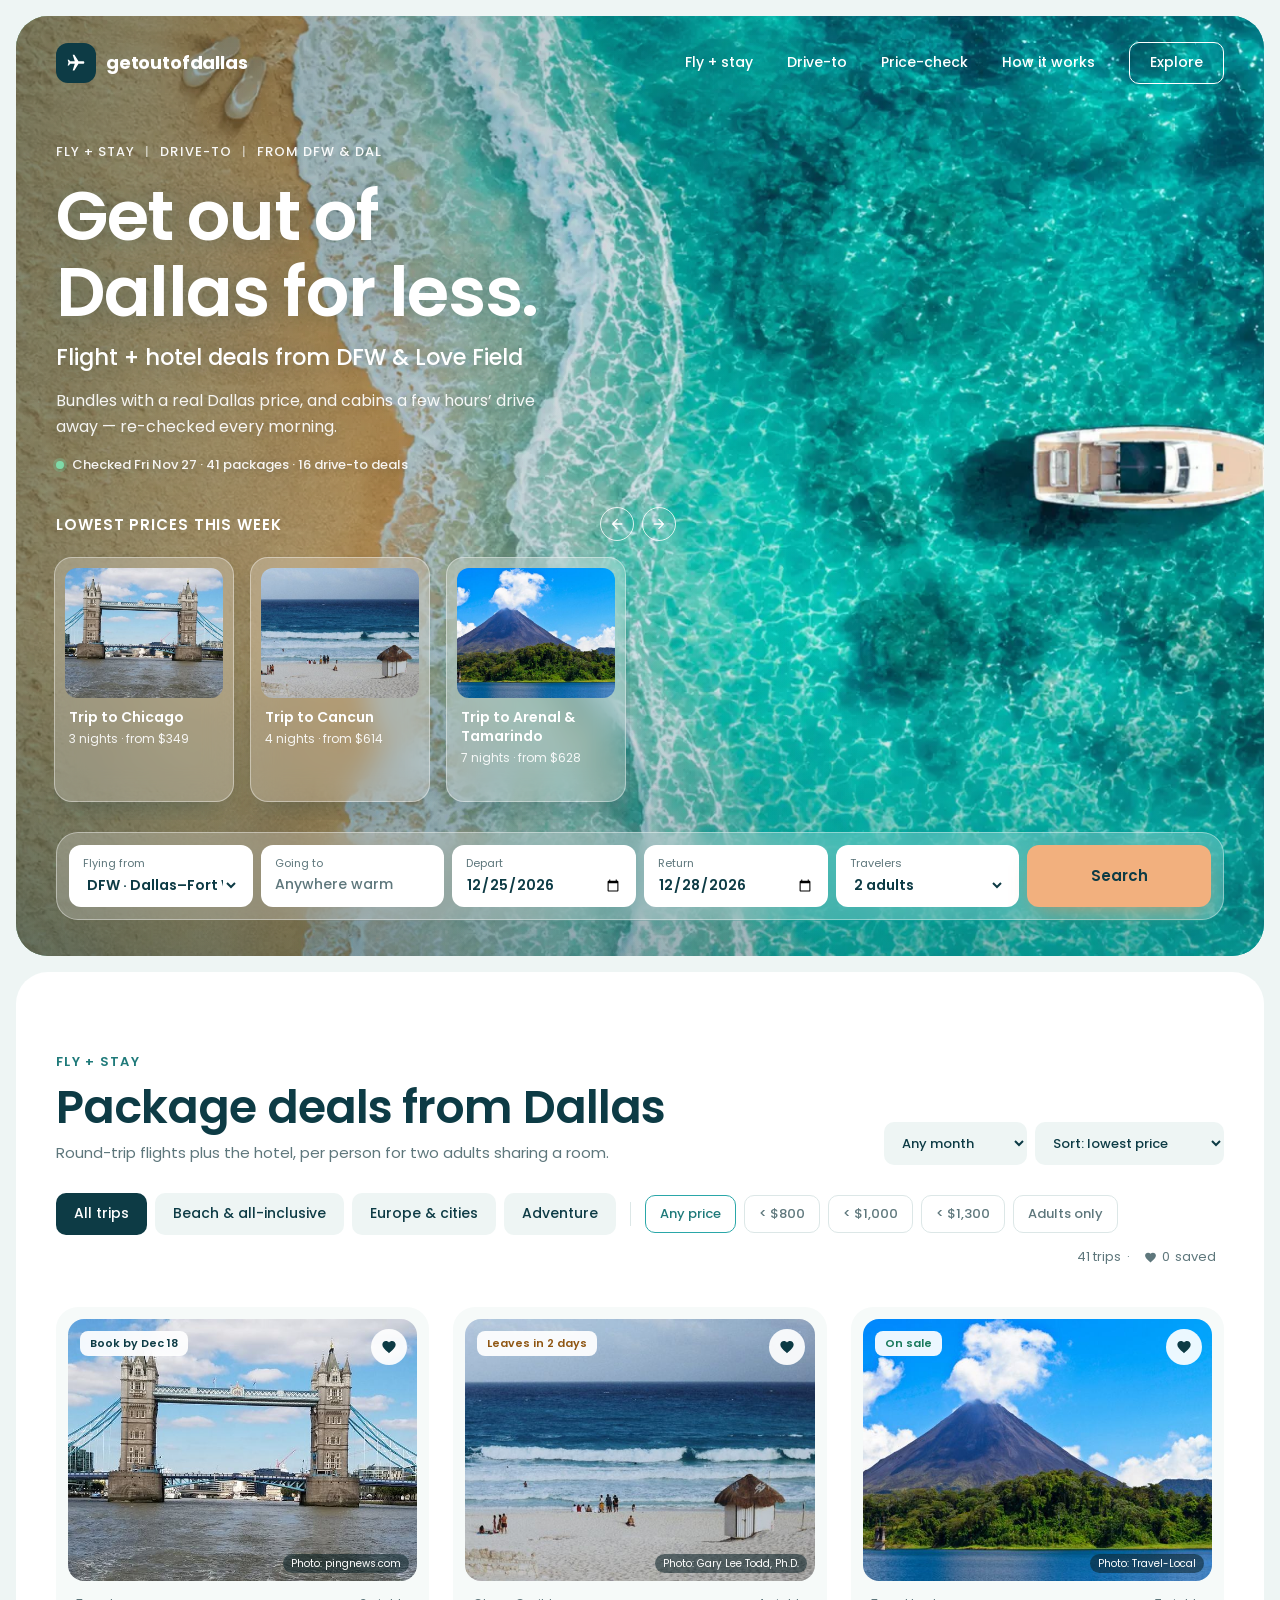
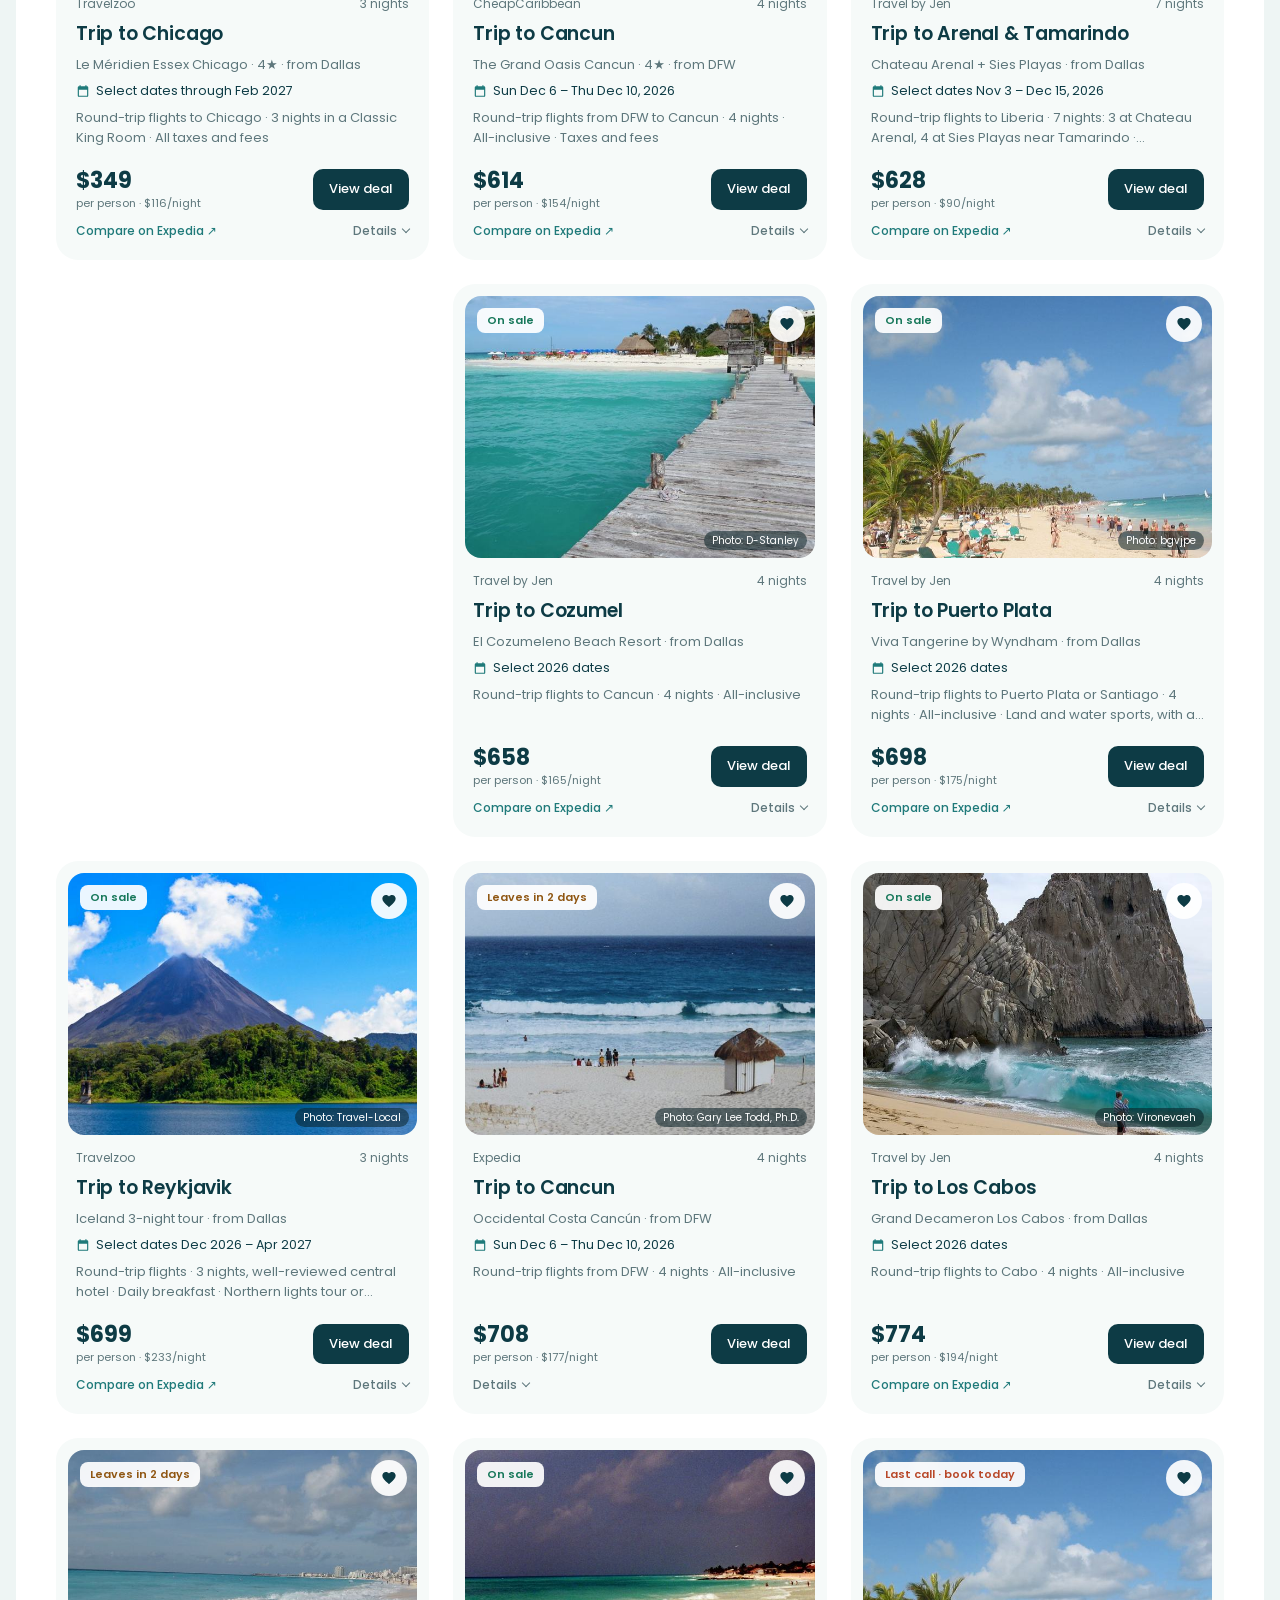
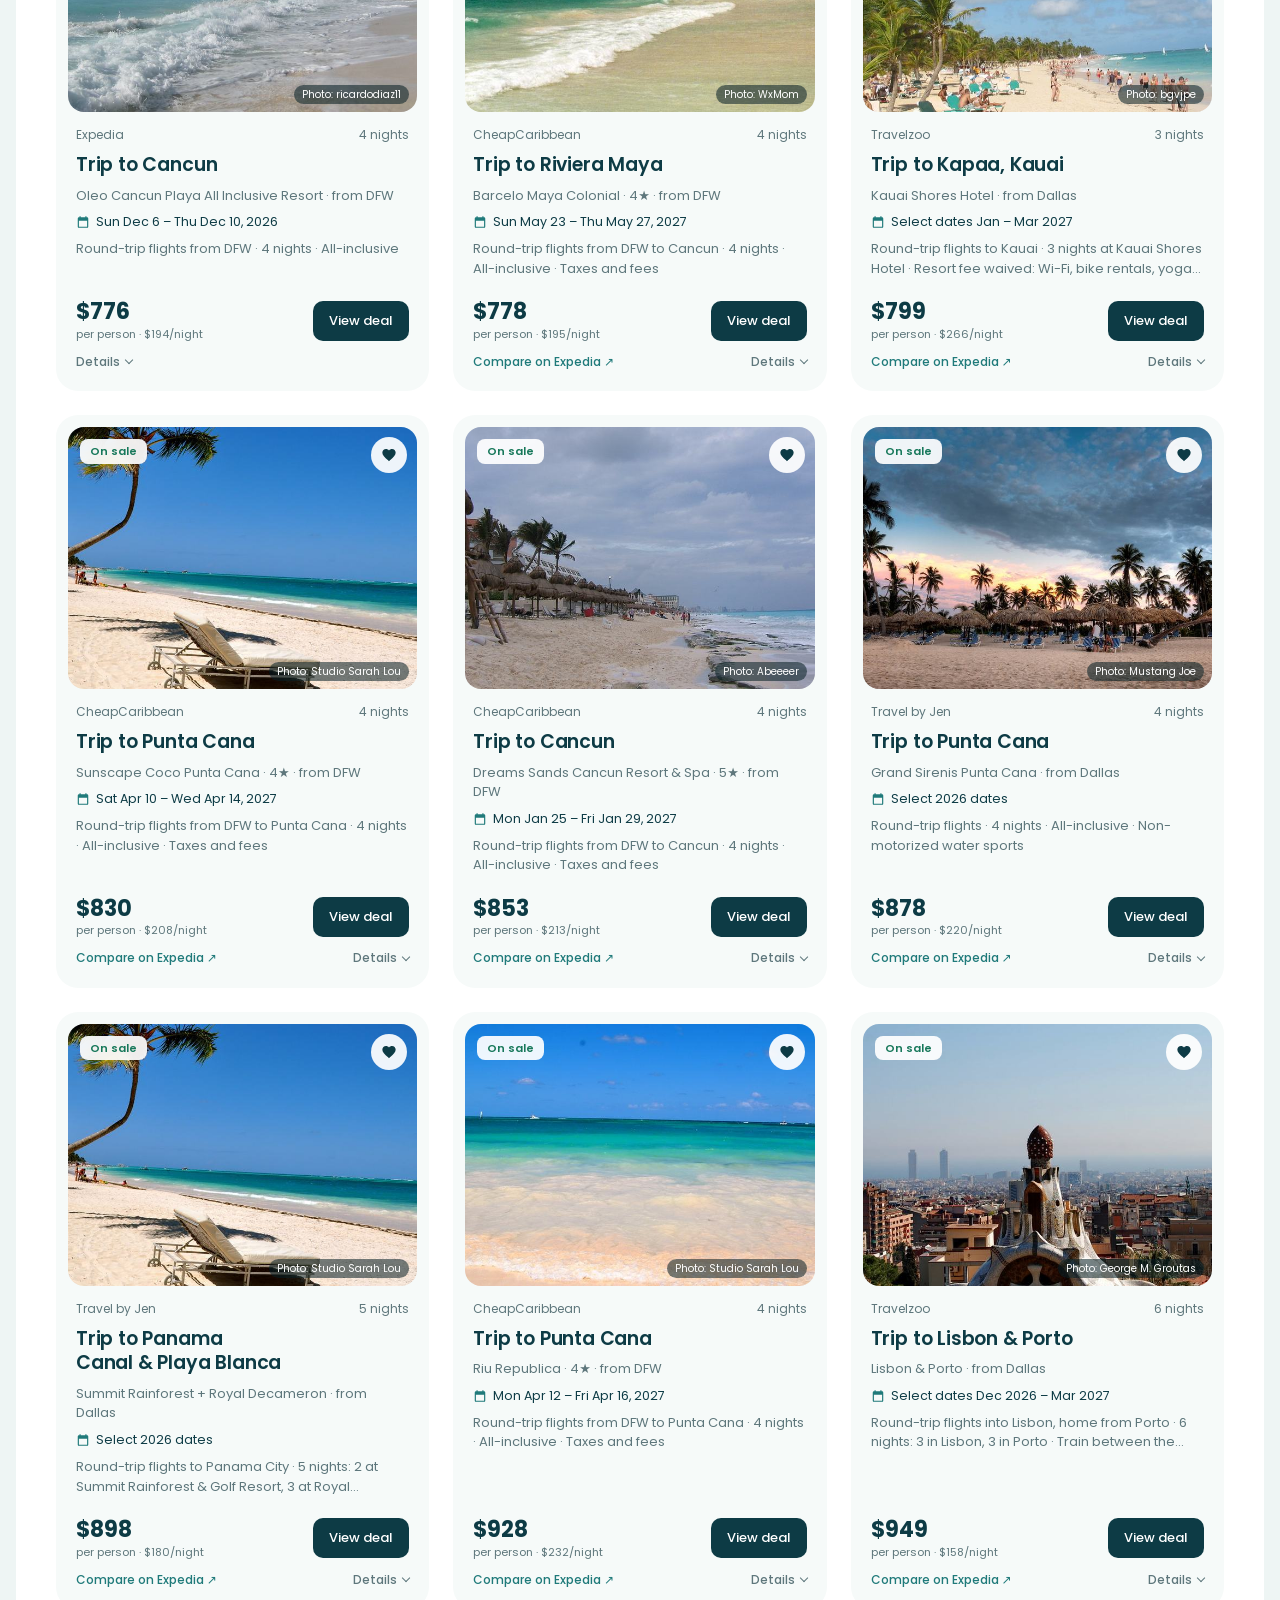
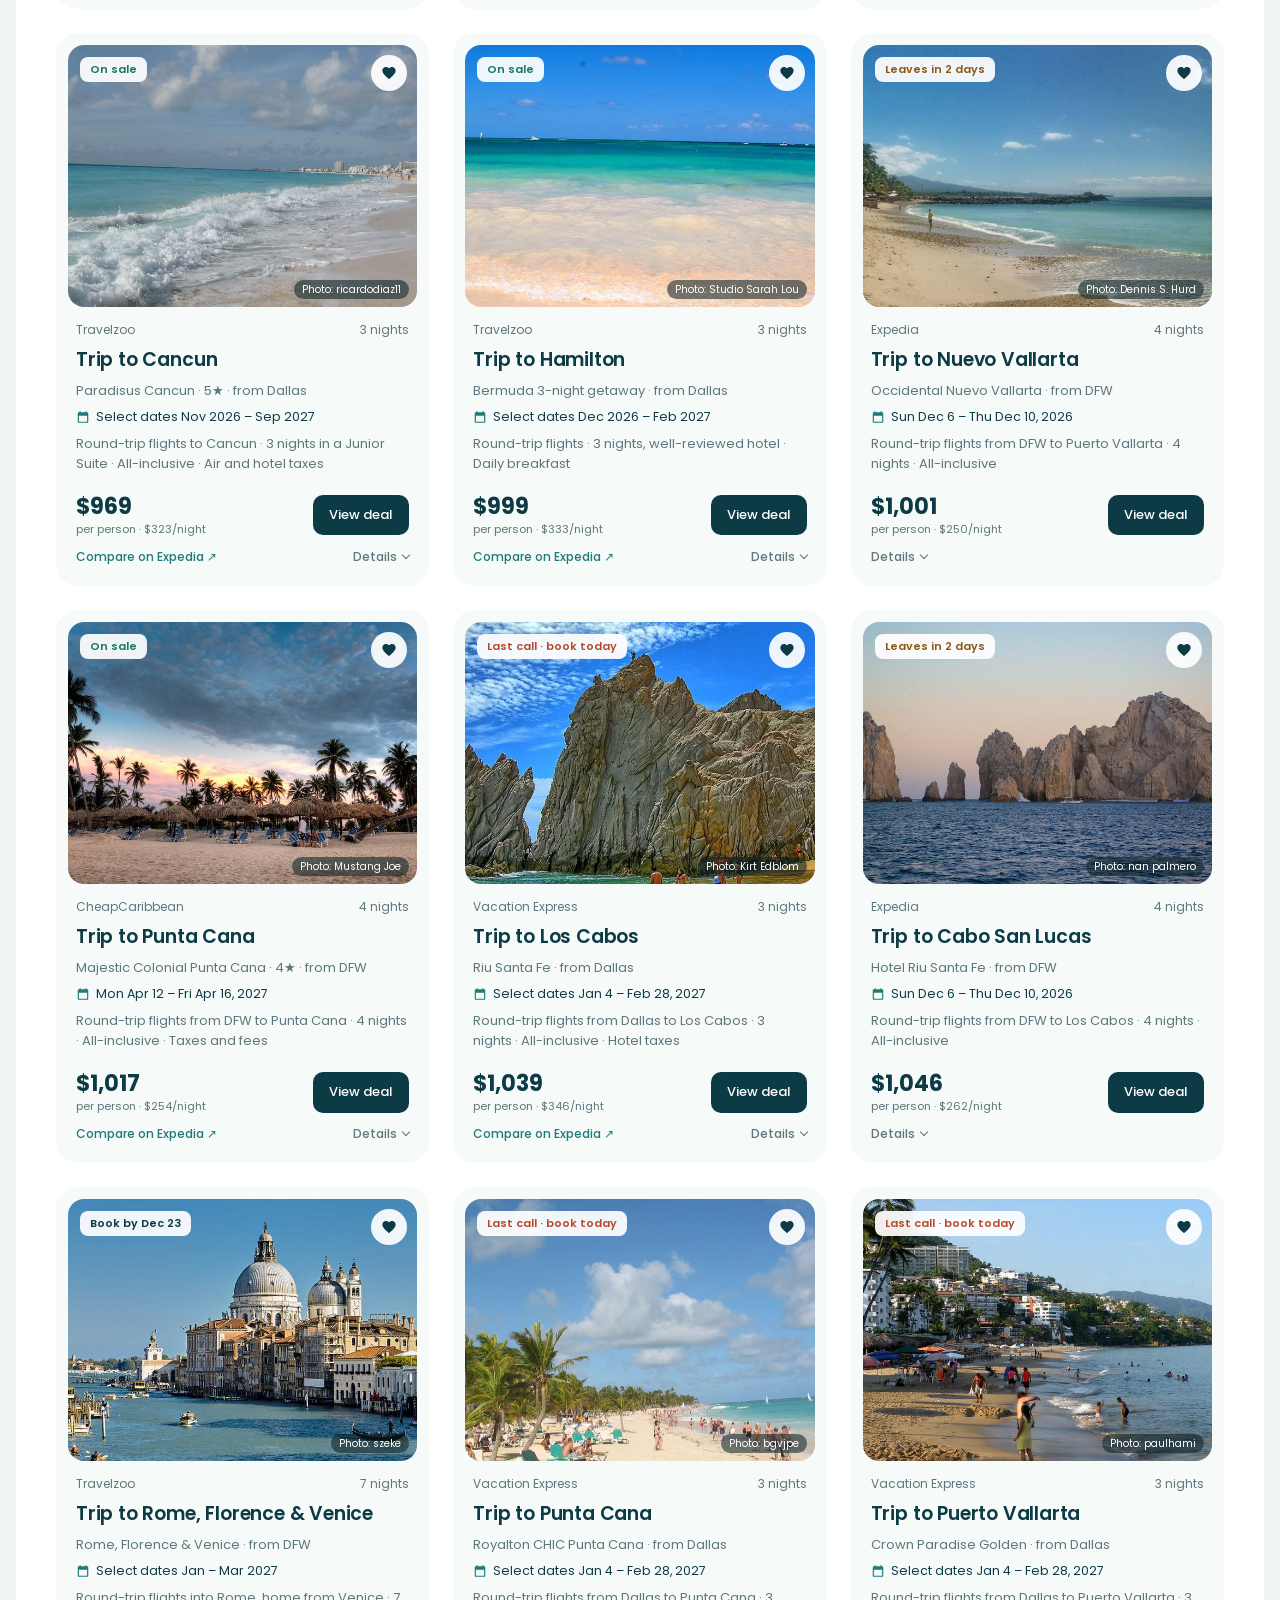
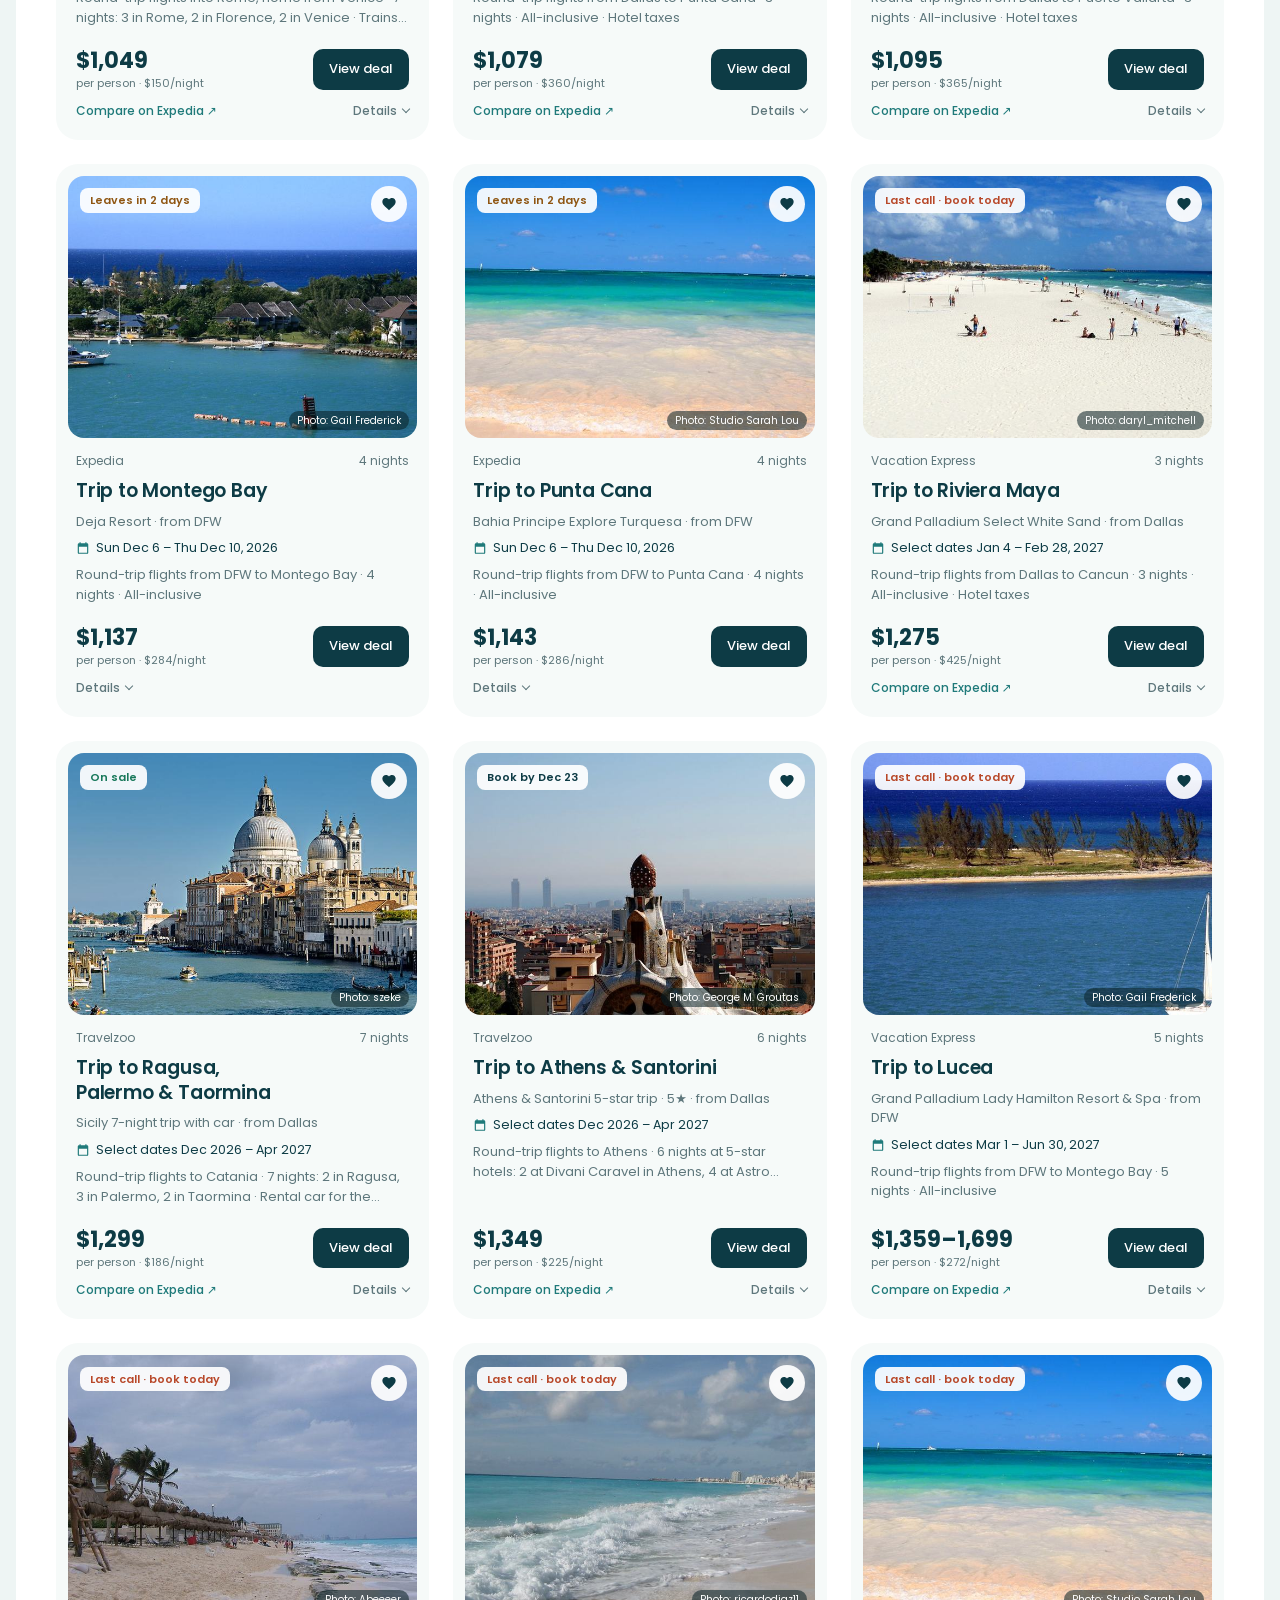
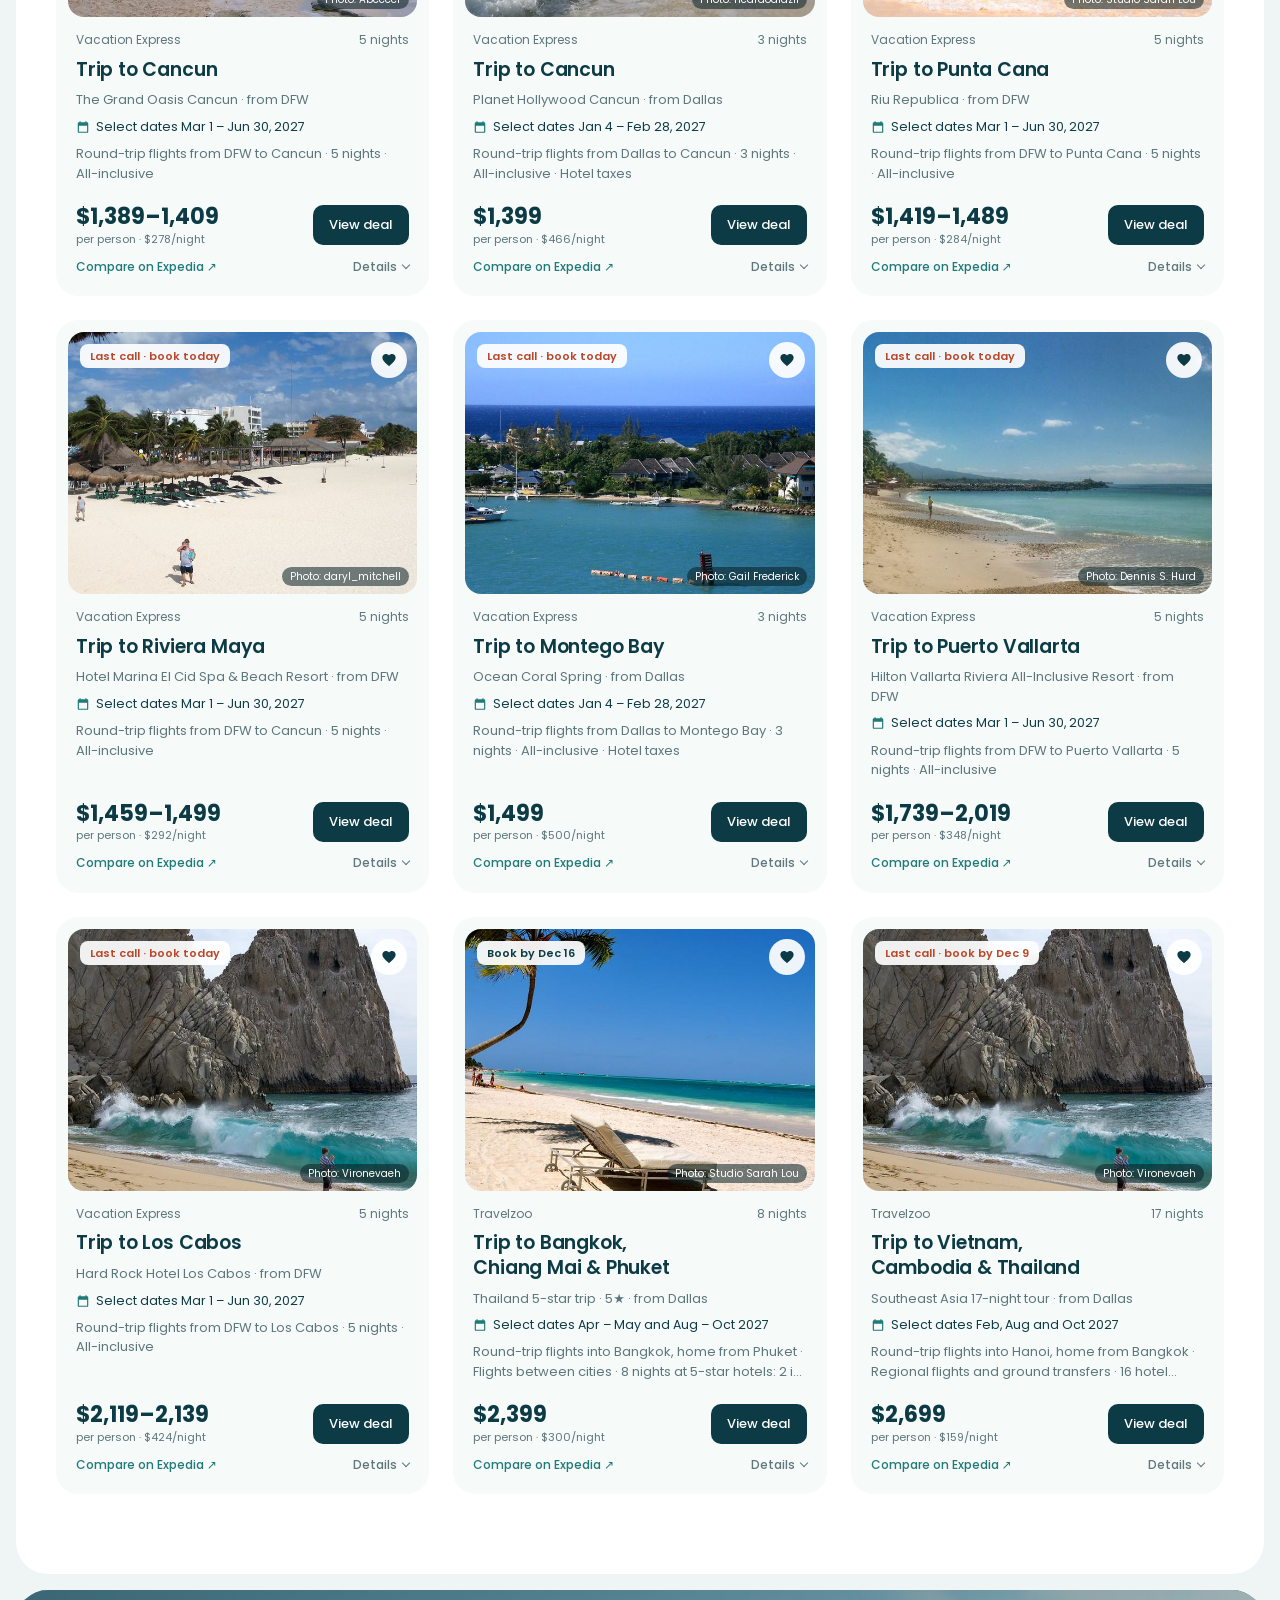
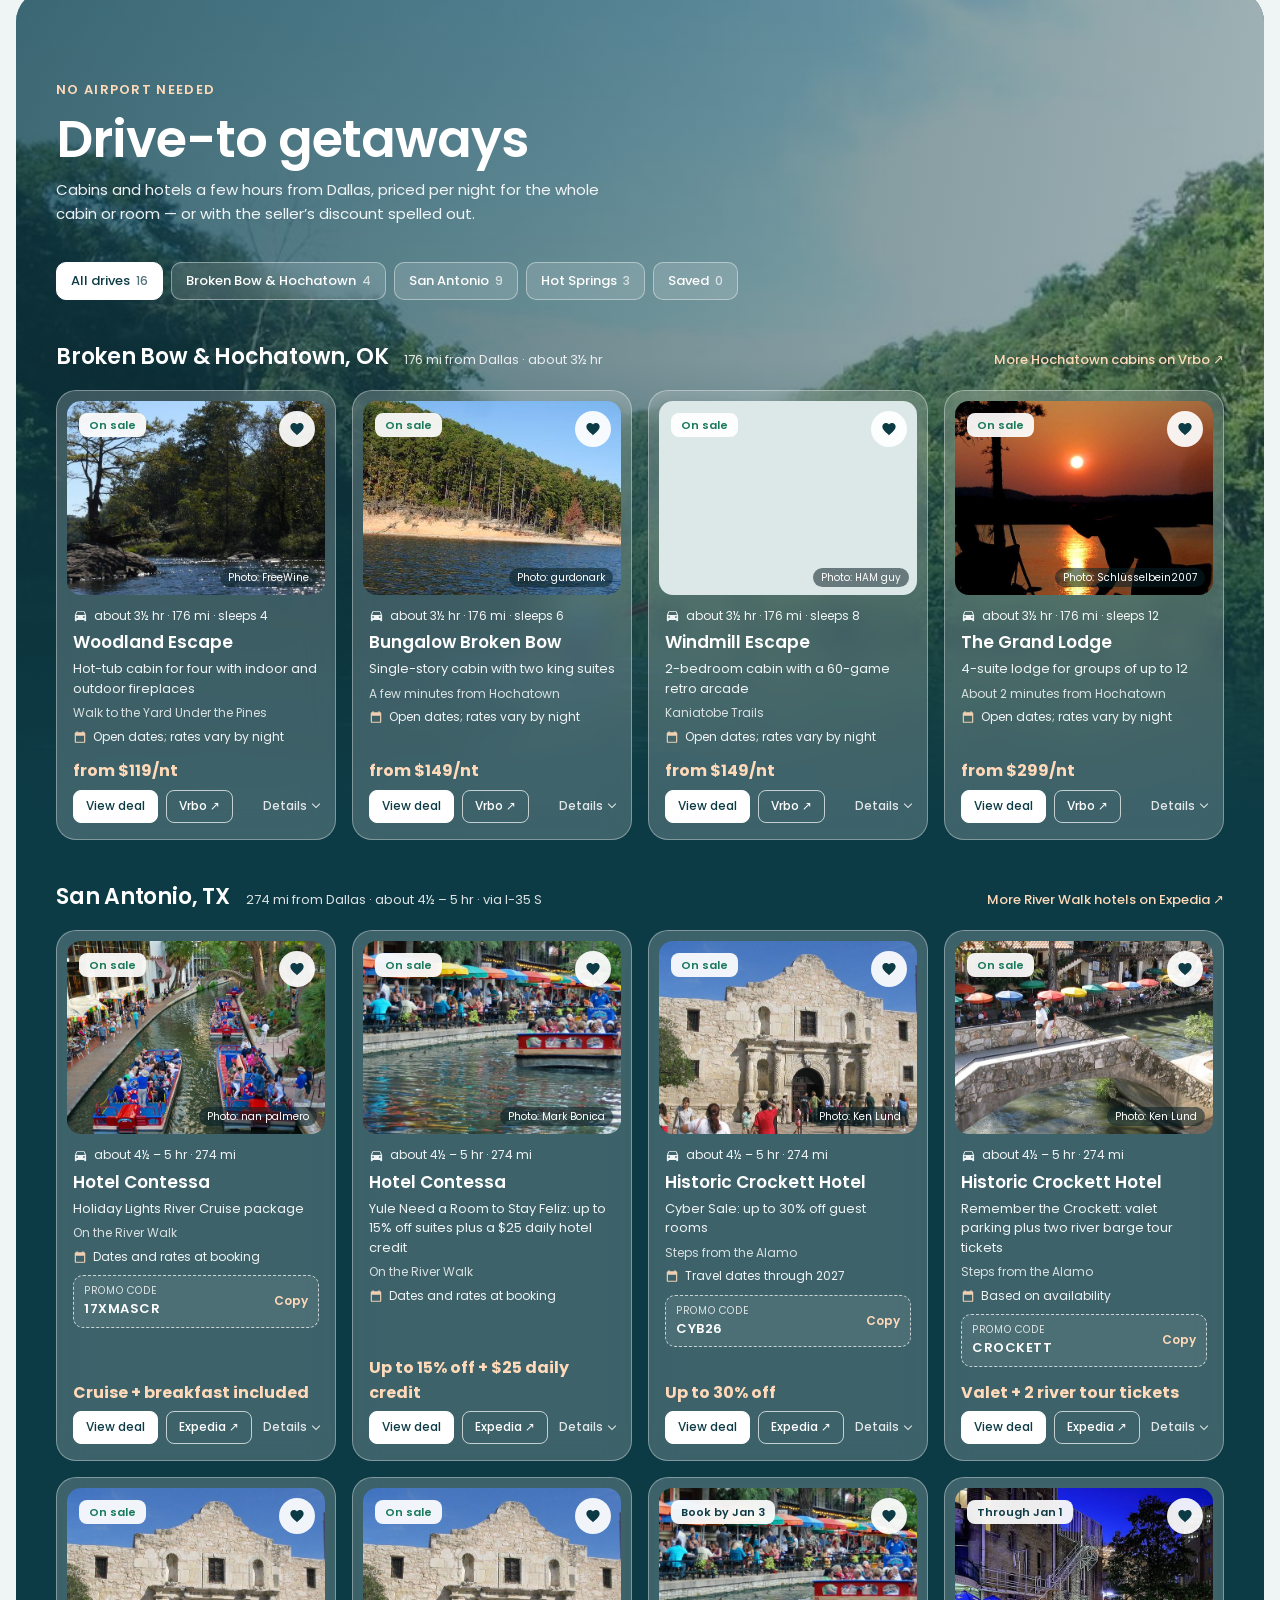
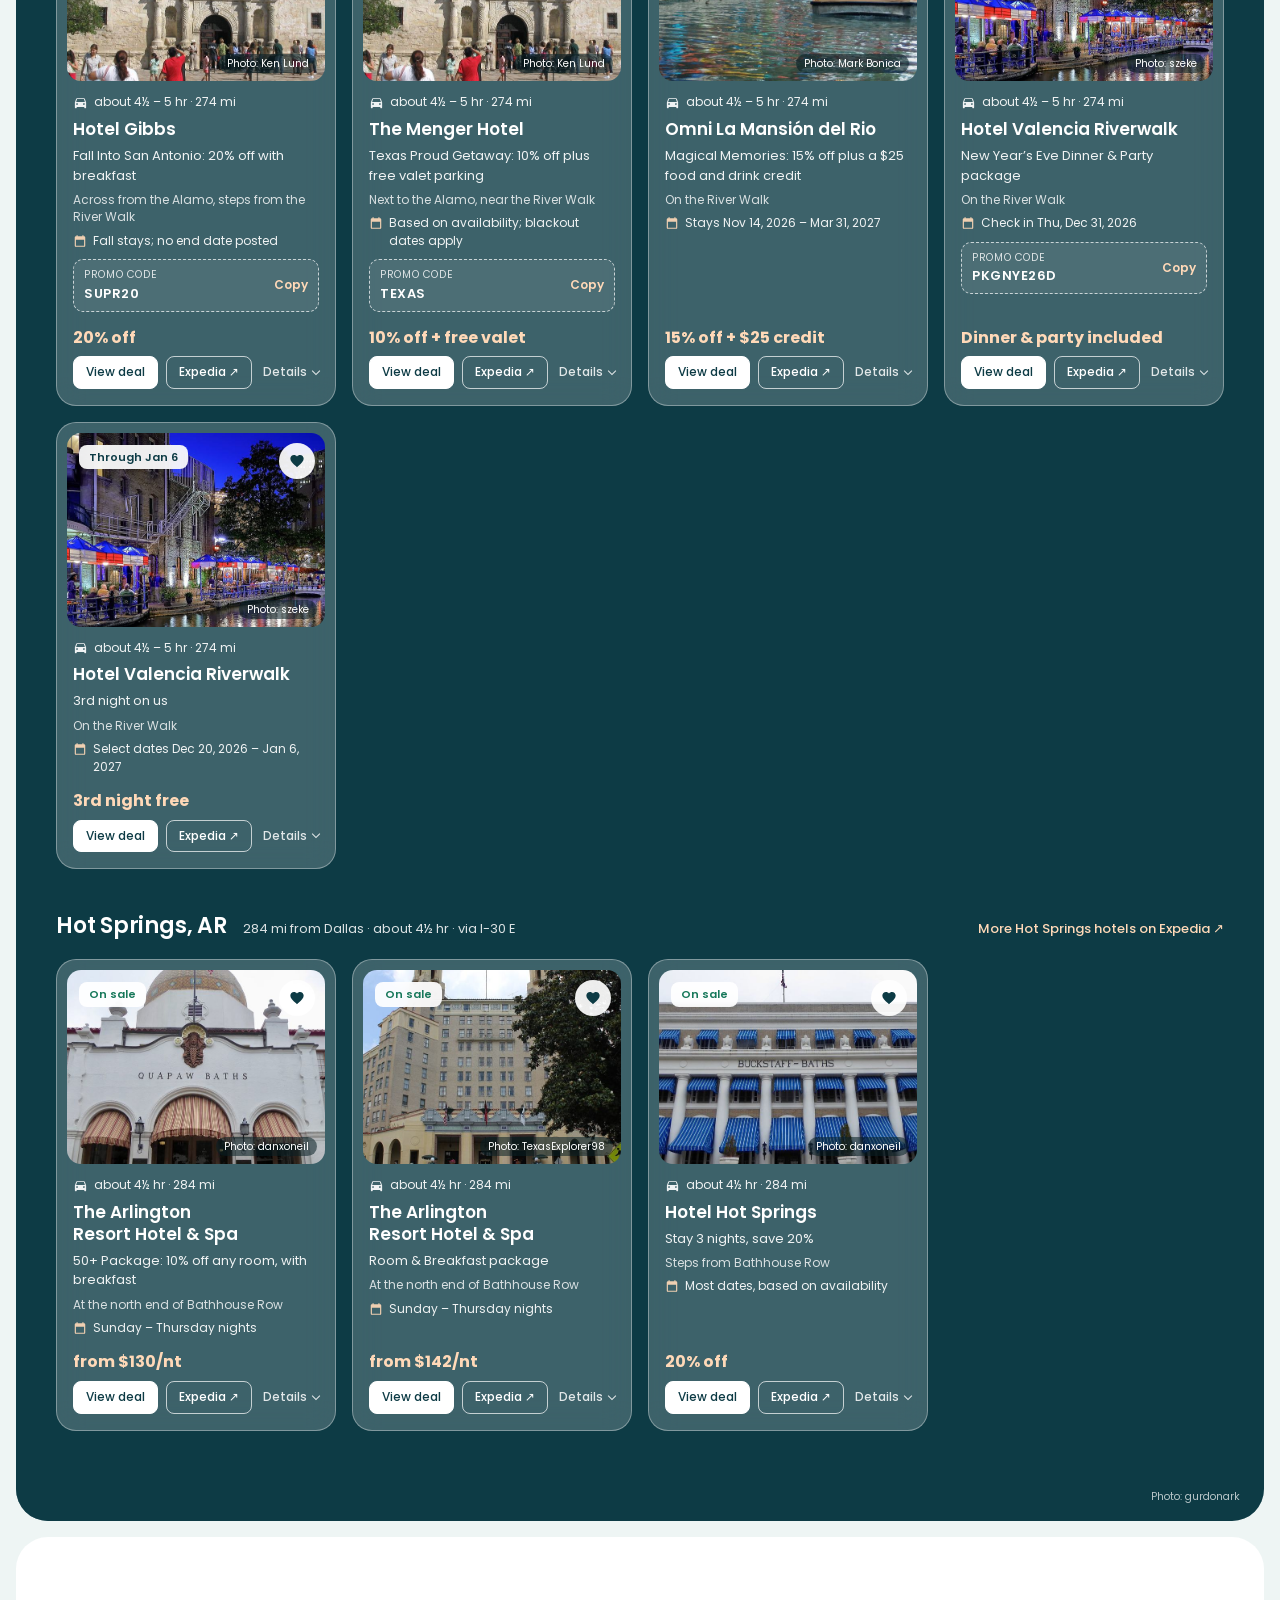
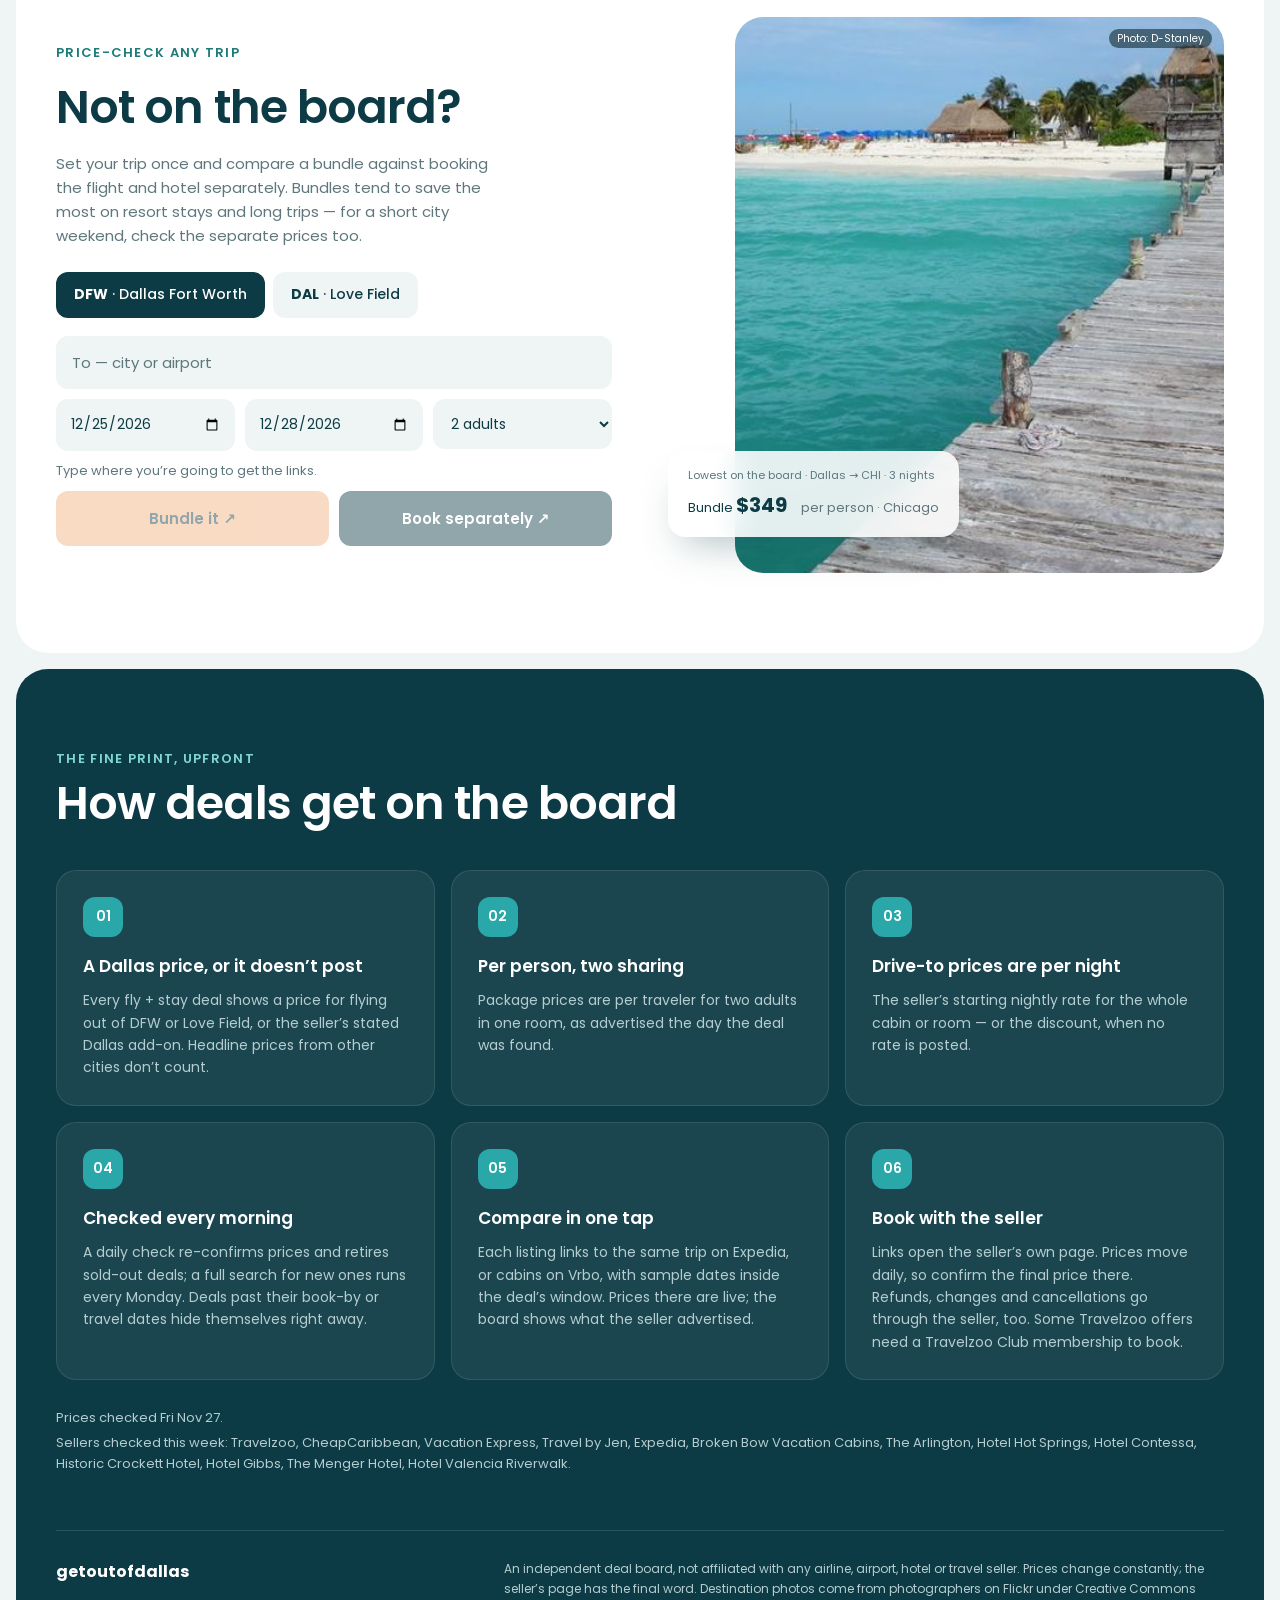
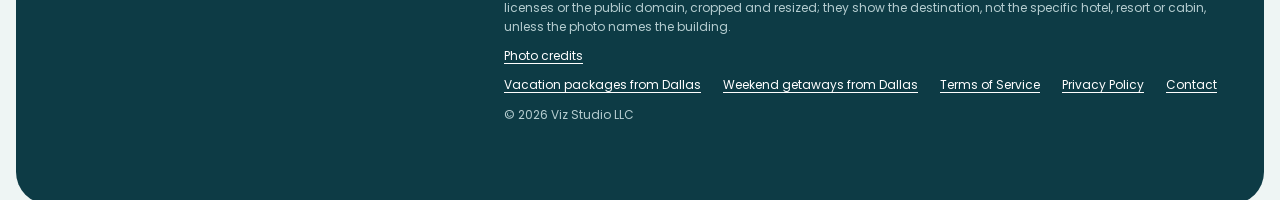
<file: site/index.html>
<!doctype html>
<html lang="en">
<head>
<meta charset="utf-8">
<meta name="viewport" content="width=device-width,initial-scale=1,viewport-fit=cover">
<!-- Google tag (gtag.js) -->
<script async src="https://www.googletagmanager.com/gtag/js?id=G-MBB366Q730"></script>
<script>
  window.dataLayer = window.dataLayer || [];
  function gtag(){dataLayer.push(arguments);}
  gtag('js', new Date());

  gtag('config', 'G-MBB366Q730');
</script>
<!-- Google AdSense -->
<script async src="https://pagead2.googlesyndication.com/pagead/js/adsbygoogle.js?client=ca-pub-2936333423174343"
     crossorigin="anonymous"></script>
<title>Flight + Hotel Deals from Dallas (DFW &amp; Love Field) · GetoutofDallas.com</title>
<link rel="canonical" href="https://getoutofdallas.com/">
<link rel="icon" href="/favicon.svg" type="image/svg+xml">
<link rel="icon" href="/favicon-96.png" sizes="96x96" type="image/png">
<link rel="apple-touch-icon" href="/apple-touch-icon.png">
<meta name="theme-color" content="#EEF5F4">
<meta name="description" content="Flight + hotel package deals from DFW and Love Field, plus drive-to cabin and hotel deals, re-checked every morning.">
<meta property="og:type" content="website">
<meta property="og:site_name" content="GetoutofDallas.com">
<meta property="og:title" content="GetoutofDallas.com · Get out of Dallas for less">
<meta property="og:description" content="Flight + hotel package deals from DFW and Love Field, plus drive-to cabin and hotel deals, re-checked every morning.">
<meta property="og:url" content="https://getoutofdallas.com/">
<meta property="og:image" content="https://getoutofdallas.com/photos/hero-beach-boat.jpg">
<meta name="twitter:card" content="summary_large_image">
<script type="application/ld+json">
{
  "@context": "https://schema.org",
  "@graph": [
    {
      "@type": "Organization",
      "@id": "https://getoutofdallas.com/#organization",
      "name": "GetoutofDallas.com",
      "alternateName": "Get Out of Dallas",
      "url": "https://getoutofdallas.com/",
      "logo": "https://getoutofdallas.com/logo-512.png",
      "description": "Flight + hotel package deals from DFW and Love Field, plus drive-to cabin and hotel deals, re-checked every morning.",
      "parentOrganization": { "@type": "Organization", "name": "Viz Studio LLC" }
    },
    {
      "@type": "WebSite",
      "@id": "https://getoutofdallas.com/#website",
      "name": "GetoutofDallas.com",
      "alternateName": ["Get Out of Dallas", "getoutofdallas"],
      "url": "https://getoutofdallas.com/",
      "inLanguage": "en-US",
      "publisher": { "@id": "https://getoutofdallas.com/#organization" }
    }
  ]
}
</script>
<link rel="preconnect" href="https://fonts.googleapis.com">
<link rel="preconnect" href="https://fonts.gstatic.com" crossorigin>
<link rel="stylesheet" href="https://fonts.googleapis.com/css2?family=Poppins:wght@400;500;600;700&display=swap">
<style>
/* v3: a stack of rounded panels on pale mint. Photo hero with glass cards and a search bar, white deal panel,
   drive-to deals on a forest photo, price-check kiosk, and a deep-teal fine-print panel that closes the page. */
:root {
  color-scheme: light;
  --bg: #EEF5F4;
  --panel: #FFFFFF;
  --card: #F6FAF9;
  --field: #EEF5F4;
  --field-hover: #E2EEEC;
  --ink: #0D3B45;
  --muted: #5E777C;
  --rule: #DCE7E7;
  --teal: #2AA7A8;
  --teal-ink: #1F7A7A;      /* teal for small text and hovers on light surfaces (keeps 4.5:1) */
  --teal-soft: #7FD6D2;
  --sand: #F2B07E;
  --sand-deep: #E79A62;
  --sand-soft: #FCEBDD;
  --peach: #FFD9B8;
  --deep: #0D3B45;
  --deep-ink: #B5CDD0;
  --ok: #17785A;
  --warm: #8F5612;
  --last: #B84829;
  --glass: rgba(255, 255, 255, .22);
  --glass-line: rgba(255, 255, 255, .4);
  --gutter: 40px;
  --f: "Poppins", system-ui, -apple-system, "Segoe UI", Roboto, Helvetica, Arial, sans-serif;
}

*, *::before, *::after { box-sizing: border-box; }
html { -webkit-text-size-adjust: 100%; text-size-adjust: 100%; }
@media (prefers-reduced-motion: no-preference) { html { scroll-behavior: smooth; } }
body {
  margin: 0;
  background: var(--bg);
  color: var(--ink);
  font-family: var(--f);
  font-size: 15px;
  line-height: 1.55;
  -webkit-font-smoothing: antialiased;
}
h1, h2, h3, p { margin: 0; }
h1, h2, h3 { text-wrap: balance; }
ul, ol { margin: 0; padding: 0; list-style: none; }
a { color: var(--ink); text-decoration: none; }
a:hover { color: var(--sand-deep); }
img { display: block; max-width: 100%; }
button, input, select { font: inherit; color: inherit; }
button { cursor: pointer; }
:focus-visible { outline: 2px solid var(--teal); outline-offset: 2px; }
[hidden] { display: none !important; }
.sr { position: absolute; width: 1px; height: 1px; padding: 0; margin: -1px; overflow: hidden; clip: rect(0 0 0 0); white-space: nowrap; border: 0; }
.ico { width: 1em; height: 1em; fill: currentColor; flex: none; }

.page {
  display: flex;
  flex-direction: column;
  gap: 16px;
  padding: max(16px, env(safe-area-inset-top, 0px)) max(16px, env(safe-area-inset-right, 0px)) max(16px, env(safe-area-inset-bottom, 0px)) max(16px, env(safe-area-inset-left, 0px));
}
.panel { position: relative; border-radius: 32px; scroll-margin-top: 16px; }
.sec { background: var(--panel); padding: 80px var(--gutter); }
.inner { max-width: 1240px; margin: 0 auto; }
.eyebrow { font-size: 13px; font-weight: 600; letter-spacing: .1em; text-transform: uppercase; color: var(--teal-ink); }
.h2 { font-weight: 600; font-size: clamp(30px, 3.6vw, 46px); line-height: 1.15; letter-spacing: -.02em; }
.lede { font-size: 15px; line-height: 1.6; color: var(--muted); }

/* ---------- Hero ---------- */
.hero {
  min-height: max(720px, calc(100vh - 32px));
  display: flex;
  flex-direction: column;
  overflow: hidden;
  isolation: isolate;
  color: #fff;
  background: var(--teal);
}
@supports (height: 100svh) { .hero { min-height: max(720px, calc(100svh - 32px)); } }
.hero-photo, .hero-photo img { position: absolute; inset: 0; width: 100%; height: 100%; }
.hero-photo { z-index: -2; }
.hero-photo img { object-fit: cover; }
.hero::before {
  content: "";
  position: absolute;
  inset: 0;
  z-index: -1;
  pointer-events: none;
  background:
    linear-gradient(100deg, rgba(13, 59, 69, .55) 0%, rgba(13, 59, 69, .18) 45%, rgba(13, 59, 69, 0) 70%),
    linear-gradient(0deg, rgba(13, 59, 69, .35), transparent 35%);
}
.top { position: relative; z-index: 3; display: flex; flex-wrap: wrap; align-items: center; gap: 12px 34px; padding: 26px var(--gutter); }
.brand { display: inline-flex; align-items: center; gap: 10px; margin-right: auto; color: #fff; font-size: 18px; font-weight: 700; letter-spacing: -.01em; }
.brand:hover { color: #fff; }
.brand-mark { width: 40px; height: 40px; display: grid; place-items: center; border-radius: 12px; background: var(--deep); }
.brand-mark .ico { width: 20px; height: 20px; }
.topnav { display: flex; align-items: center; gap: 34px; font-size: 14px; font-weight: 500; }
.topnav a, .nav-cta { color: #fff; white-space: nowrap; }
.topnav a:hover { color: var(--peach); }
.nav-cta { padding: 9px 20px; border: 1.5px solid #fff; border-radius: 10px; font-size: 14px; font-weight: 500; }
.nav-cta:hover { background: #fff; color: var(--ink); }

.hero-body { position: relative; z-index: 2; flex: 1; display: flex; flex-direction: column; gap: 16px; max-width: 760px; padding: 32px var(--gutter) 0; }
.hero-eyebrow { display: flex; flex-wrap: wrap; gap: 4px 10px; font-size: 13px; font-weight: 500; letter-spacing: .08em; text-transform: uppercase; opacity: .95; }
.hero-eyebrow .sep { opacity: .6; }
.hero h1 { font-weight: 600; font-size: clamp(40px, 5.4vw, 72px); line-height: 1.1; letter-spacing: -.02em; text-shadow: 0 2px 24px rgba(13, 59, 69, .25); }
.hero h1 .h1-sub { display: block; margin-top: 12px; font-size: clamp(17px, 1.75vw, 24px); font-weight: 500; line-height: 1.35; letter-spacing: 0; }
.hero-lede { max-width: 520px; font-size: 16px; line-height: 1.6; opacity: .92; text-shadow: 0 1px 14px rgba(13, 59, 69, .3); }
.hero-stats { display: flex; align-items: flex-start; gap: 8px; font-size: 13px; font-weight: 500; opacity: .92; text-shadow: 0 1px 10px rgba(13, 59, 69, .3); }
.live-dot { width: 8px; height: 8px; flex: none; margin-top: 6px; border-radius: 50%; background: #7FE3B0; box-shadow: 0 0 0 3px rgba(127, 227, 176, .28); }
.pop { margin-top: 16px; display: flex; flex-direction: column; gap: 16px; }
.pop-head { display: flex; align-items: center; justify-content: space-between; gap: 12px; max-width: 620px; }
.pop-title { font-size: 15px; font-weight: 600; letter-spacing: .06em; text-transform: uppercase; }
.pop-nav { display: flex; gap: 8px; }
.round-btn { width: 34px; height: 34px; display: grid; place-items: center; border: 1.5px solid rgba(255, 255, 255, .8); border-radius: 50%; background: transparent; color: #fff; }
.round-btn:hover { background: rgba(255, 255, 255, .18); }
.round-btn .ico { width: 16px; height: 16px; }
.pop-list { display: flex; gap: 16px; max-width: 576px; overflow-x: auto; scroll-snap-type: x mandatory; scrollbar-width: none; padding: 2px 2px 18px; margin: -2px -2px -18px; }
.pop-list::-webkit-scrollbar { display: none; }
.pop-list > li { flex: 0 0 180px; scroll-snap-align: start; }
.pop-card {
  height: 100%;
  display: flex;
  flex-direction: column;
  gap: 10px;
  padding: 10px 10px 14px;
  border: 1px solid var(--glass-line);
  border-radius: 18px;
  background: var(--glass);
  -webkit-backdrop-filter: blur(14px);
  backdrop-filter: blur(14px);
  box-shadow: 0 10px 30px -12px rgba(13, 59, 69, .4);
  color: #fff;
}
a.pop-card:hover { background: rgba(255, 255, 255, .34); color: #fff; }
.pop-img { height: 130px; overflow: hidden; border-radius: 12px; background: rgba(255, 255, 255, .18); }
.pop-img img { width: 100%; height: 100%; object-fit: cover; }
.pop-text { display: flex; flex-direction: column; gap: 3px; padding: 0 4px; }
.pop-name { font-size: 14px; font-weight: 600; line-height: 1.35; }
.pop-meta { font-size: 12px; opacity: .9; }
.pop-empty { font-size: 14px; opacity: .92; }

.hero-search { position: relative; z-index: 3; padding: 30px var(--gutter) 36px; }
.search {
  display: grid;
  grid-template-columns: repeat(auto-fit, minmax(150px, 1fr));
  gap: 8px;
  padding: 12px;
  border: 1px solid var(--glass-line);
  border-radius: 22px;
  background: var(--glass);
  -webkit-backdrop-filter: blur(16px);
  backdrop-filter: blur(16px);
}
.sf { display: flex; flex-direction: column; gap: 2px; min-width: 0; padding: 10px 14px; border-radius: 12px; background: #fff; color: var(--ink); cursor: text; }
.sf:focus-within { box-shadow: 0 0 0 2px var(--teal); }
.sf > span { font-size: 11px; color: var(--muted); }
.sf input, .sf select { width: 100%; min-width: 0; padding: 0; border: 0; outline: none; background: transparent; color: var(--ink); font-size: 14px; font-weight: 600; }
.sf input::placeholder { color: var(--muted); font-weight: 500; opacity: 1; }
.search-go { padding: 14px 20px; border: 0; border-radius: 12px; background: var(--sand); color: var(--ink); font-size: 15px; font-weight: 600; box-shadow: 0 10px 24px -10px rgba(231, 154, 98, .8); }
.search-go:hover { background: var(--sand-deep); }

/* ---------- Fly + stay ---------- */
.sec-head { display: flex; flex-wrap: wrap; align-items: flex-end; justify-content: space-between; gap: 20px 24px; margin-bottom: 28px; }
.sec-copy { display: flex; flex-direction: column; gap: 8px; }
.sec-tools { display: flex; flex-wrap: wrap; gap: 8px; }
.pale-select { padding: 11px 14px; border: 0; border-radius: 10px; background: var(--field); color: var(--ink); font-size: 13px; font-weight: 500; cursor: pointer; }
.filters { display: flex; flex-wrap: wrap; align-items: center; gap: 8px; margin-bottom: 36px; }
.fgroup, .frow { display: flex; flex-wrap: wrap; align-items: center; gap: 8px; }
.pill { padding: 10px 18px; border: 0; border-radius: 10px; background: var(--field); color: var(--ink); font-size: 14px; font-weight: 500; white-space: nowrap; transition: background-color .15s, color .15s; }
.pill:hover { background: var(--field-hover); }
.pill[aria-pressed="true"] { background: var(--ink); color: #fff; }
.vsep { width: 1px; height: 24px; margin: 0 6px; background: var(--rule); }
.opill { padding: 8px 14px; border: 1.5px solid var(--rule); border-radius: 10px; background: transparent; color: var(--muted); font-size: 13px; font-weight: 500; white-space: nowrap; transition: border-color .15s, color .15s; }
.opill:hover { border-color: var(--teal); color: var(--ink); }
.opill[aria-pressed="true"] { border-color: var(--teal); color: var(--teal-ink); }
.search-chip { display: inline-flex; align-items: center; gap: 6px; max-width: 100%; padding: 5px 5px 5px 12px; border-radius: 10px; background: var(--sand-soft); font-size: 13px; font-weight: 500; }
.search-chip > span { overflow: hidden; white-space: nowrap; text-overflow: ellipsis; }
.chip-x { width: 26px; height: 26px; flex: none; display: grid; place-items: center; border: 0; border-radius: 7px; background: transparent; color: var(--ink); }
.chip-x:hover { background: rgba(13, 59, 69, .08); }
.chip-x .ico { width: 15px; height: 15px; }
.filters-end { display: flex; align-items: center; gap: 6px; margin-left: auto; font-size: 13px; color: var(--muted); }
.saved-btn { display: inline-flex; align-items: center; gap: 5px; padding: 4px 8px; border: 0; border-radius: 8px; background: transparent; color: var(--muted); font-size: 13px; }
.saved-btn .ico { width: 13px; height: 13px; }
.saved-btn:hover { background: var(--field); color: var(--ink); }
.saved-btn[aria-pressed="true"] { background: var(--sand-soft); color: var(--ink); }

.cards { display: grid; grid-template-columns: repeat(auto-fill, minmax(min(100%, 280px), 1fr)); gap: 24px; }
.card { display: flex; flex-direction: column; gap: 14px; padding: 12px; border-radius: 22px; background: var(--card); scroll-margin-top: 24px; }
.card.picked, .gcard.picked { outline: 2px solid var(--sand); outline-offset: 2px; }
@keyframes flash { 0%, 40% { box-shadow: 0 0 0 6px rgba(242, 176, 126, .55); } 100% { box-shadow: 0 0 0 0 rgba(242, 176, 126, 0); } }
.flash { animation: flash 1.6s ease-out; }
.card-img { position: relative; aspect-ratio: 4 / 3; overflow: hidden; border-radius: 16px; background: var(--rule); }
.card-img img { width: 100%; height: 100%; object-fit: cover; }
.badge {
  position: absolute;
  top: 12px;
  left: 12px;
  max-width: calc(100% - 68px);
  padding: 5px 10px;
  border-radius: 8px;
  background: rgba(255, 255, 255, .92);
  -webkit-backdrop-filter: blur(8px);
  backdrop-filter: blur(8px);
  font-size: 11px;
  font-weight: 600;
  line-height: 1.3;
}
.st-sale { color: var(--ok); }
.st-new { color: var(--teal-ink); }
.st-book { color: var(--ink); }
.st-boarding { color: var(--warm); }
.st-last { color: var(--last); }
.heart { position: absolute; top: 10px; right: 10px; width: 36px; height: 36px; display: grid; place-items: center; border: 0; border-radius: 50%; background: rgba(255, 255, 255, .92); color: var(--ink); transition: background-color .15s, color .15s; }
.heart .ico { width: 16px; height: 16px; }
.heart:hover { background: #fff; color: var(--sand-deep); }
.heart[aria-pressed="true"] { background: var(--sand); color: #fff; }
.credit { position: absolute; right: 8px; bottom: 8px; max-width: calc(100% - 16px); overflow: hidden; padding: 2px 8px; border-radius: 999px; background: rgba(8, 32, 38, .55); color: #fff; font-size: 10px; line-height: 1.5; white-space: nowrap; text-overflow: ellipsis; }
a.credit:hover { color: #fff; text-decoration: underline; }
.card-body { flex: 1; display: flex; flex-direction: column; gap: 8px; padding: 0 8px 6px; }
.card-meta { display: flex; justify-content: space-between; gap: 10px; font-size: 12px; color: var(--muted); }
.card h3 { font-size: 19px; font-weight: 600; line-height: 1.3; letter-spacing: -.01em; }
.card-sub, .card-incl { font-size: 13px; line-height: 1.5; color: var(--muted); }
.card-incl { display: -webkit-box; -webkit-box-orient: vertical; -webkit-line-clamp: 2; overflow: hidden; }
.when { display: flex; align-items: flex-start; gap: 6px; font-size: 12.5px; line-height: 1.45; }
.when .ico { width: 14px; height: 14px; margin-top: 2px; color: var(--teal-ink); }
.card-foot { display: flex; align-items: center; justify-content: space-between; gap: 10px; margin-top: auto; padding-top: 12px; }
.price { display: flex; flex-direction: column; min-width: 0; }
.price-amt { font-size: 22px; font-weight: 700; line-height: 1.25; font-variant-numeric: tabular-nums; }
.price-per { font-size: 11px; color: var(--muted); }
.btn-dark { display: inline-flex; align-items: center; gap: 6px; padding: 10px 16px; border-radius: 10px; background: var(--ink); color: #fff; font-size: 13px; font-weight: 500; white-space: nowrap; }
.btn-dark:hover { background: var(--teal-ink); color: #fff; }
.is-off { opacity: .5; cursor: default; }
.card-links { display: flex; flex-wrap: wrap; align-items: center; justify-content: space-between; gap: 4px 12px; }
.cmp { font-size: 12px; font-weight: 500; color: var(--teal-ink); }
.cmp:hover { color: var(--ink); text-decoration: underline; }
.more-btn { display: inline-flex; align-items: center; gap: 6px; padding: 2px 0; border: 0; background: none; color: var(--muted); font-size: 12px; font-weight: 500; }
.more-btn::after { content: ""; width: 6px; height: 6px; border-right: 1.5px solid currentColor; border-bottom: 1.5px solid currentColor; transform: translateY(-2px) rotate(45deg); transition: transform .15s; }
.more-btn[aria-expanded="true"]::after { transform: translateY(1px) rotate(-135deg); }
.more-btn:hover { color: var(--ink); }
.more-body { display: grid; gap: 8px; padding-top: 10px; border-top: 1px dashed var(--rule); font-size: 12.5px; line-height: 1.5; color: var(--muted); }
.more-body b { color: var(--ink); font-weight: 600; }
.perks { display: grid; gap: 4px; }
.perks li { display: flex; align-items: flex-start; gap: 6px; color: var(--ink); }
.perks .ico { width: 15px; height: 15px; margin-top: 2px; color: var(--ok); }
.stamp { font-size: 11.5px; }

/* AdSense in-feed ad in the package list (phones; the page script places it). Label shows once an ad fills; an unfilled slot collapses. */
.feed-ad { min-width: 0; }
.feed-ad-label { display: none; margin: 0 4px 6px; font-size: 10.5px; font-weight: 600; letter-spacing: .08em; text-transform: uppercase; color: var(--muted); }
.feed-ad:has(> ins.adsbygoogle[data-ad-status="filled"]) > .feed-ad-label { display: block; }
.feed-ad:has(> ins.adsbygoogle[data-ad-status="unfilled"]) { display: none; }
.feed-ad > ins.adsbygoogle[data-ad-status="unfilled"] { display: none !important; }

.empty { display: grid; justify-items: center; gap: 10px; padding: 50px 20px; text-align: center; }
.empty h3 { font-size: 20px; font-weight: 600; }
.empty p { max-width: 52ch; color: var(--muted); }
.empty-actions { display: flex; flex-wrap: wrap; justify-content: center; gap: 8px; margin-top: 6px; }
.btn-soft { padding: 10px 16px; border: 0; border-radius: 10px; background: var(--field); color: var(--ink); font-size: 13px; font-weight: 500; }
.btn-soft:hover { background: var(--field-hover); color: var(--ink); }

/* ---------- Drive-to ---------- */
.drive { overflow: hidden; isolation: isolate; padding: 90px var(--gutter); background: var(--deep); color: #fff; }
.drive-photo { position: absolute; inset: 0 0 auto; z-index: -2; height: min(100%, 820px); }
.drive-photo img { width: 100%; height: 100%; object-fit: cover; }
.drive-photo::after { content: ""; position: absolute; inset: 0; background: linear-gradient(180deg, rgba(13, 59, 69, 0) 45%, var(--deep) 100%); }
.drive::before { content: ""; position: absolute; inset: 0; z-index: -1; pointer-events: none; background: linear-gradient(100deg, rgba(13, 59, 69, .75), rgba(13, 59, 69, .25)); }
.drive-head { display: flex; flex-direction: column; gap: 10px; max-width: 560px; }
.drive .eyebrow { color: var(--peach); }
.drive .h2 { font-size: clamp(32px, 4vw, 52px); line-height: 1.12; }
.drive .lede { color: #fff; opacity: .92; }
.area-chips { display: flex; flex-wrap: wrap; gap: 8px; margin-top: 36px; }
.gpill { padding: 8px 14px; border: 1px solid rgba(255, 255, 255, .4); border-radius: 10px; background: rgba(255, 255, 255, .14); -webkit-backdrop-filter: blur(10px); backdrop-filter: blur(10px); color: #fff; font-size: 13px; font-weight: 500; white-space: nowrap; }
.gpill:hover { background: rgba(255, 255, 255, .26); }
.gpill[aria-pressed="true"] { border-color: #fff; background: #fff; color: var(--ink); }
.gpill .n { margin-left: 6px; font-size: 12px; opacity: .7; }
.area-group { margin-top: 40px; }
.area-head { display: flex; flex-wrap: wrap; align-items: baseline; gap: 4px 16px; margin-bottom: 16px; }
.area-name { font-size: 22px; font-weight: 600; letter-spacing: -.01em; }
.area-meta { font-size: 13px; opacity: .85; }
.area-more { margin-left: auto; color: var(--peach); font-size: 13px; font-weight: 500; }
.area-more:hover { color: #fff; text-decoration: underline; }
.gcards { display: grid; grid-template-columns: repeat(auto-fill, minmax(min(100%, 250px), 1fr)); gap: 16px; }
.gcard {
  display: flex;
  flex-direction: column;
  gap: 12px;
  padding: 10px 10px 16px;
  border: 1px solid rgba(255, 255, 255, .35);
  border-radius: 20px;
  background: rgba(255, 255, 255, .2);
  -webkit-backdrop-filter: blur(14px);
  backdrop-filter: blur(14px);
  scroll-margin-top: 24px;
}
.gcard .card-img { border-radius: 14px; }
.gcard-body { flex: 1; display: flex; flex-direction: column; gap: 6px; padding: 0 6px; }
.drive-line { display: flex; align-items: center; gap: 6px; font-size: 12px; opacity: .92; }
.drive-line .ico { width: 15px; height: 15px; }
.gcard h3 { font-size: 17px; font-weight: 600; line-height: 1.3; }
.gdesc { font-size: 13px; line-height: 1.5; opacity: .92; }
.gwhere { font-size: 12px; line-height: 1.45; opacity: .8; }
.gcard .when { font-size: 12px; opacity: .92; }
.gcard .when .ico { color: var(--peach); }
.gfoot { display: flex; flex-wrap: wrap; align-items: baseline; gap: 2px 10px; margin-top: auto; padding-top: 8px; }
.gprice { color: var(--peach); font-size: 16px; font-weight: 700; }
.gdisc { font-size: 12px; opacity: .85; }
.gactions { display: flex; flex-wrap: wrap; align-items: center; gap: 8px; }
.gbtn { display: inline-flex; align-items: center; gap: 4px; padding: 6px 12px; border: 1px solid rgba(255, 255, 255, .7); border-radius: 8px; color: #fff; font-size: 12px; font-weight: 500; white-space: nowrap; }
.gbtn:hover { background: #fff; color: var(--ink); }
.gbtn-solid { border-color: #fff; background: #fff; color: var(--ink); }
.gbtn-solid:hover { border-color: var(--peach); background: var(--peach); color: var(--ink); }
.gcard .more-btn { margin-left: auto; color: rgba(255, 255, 255, .85); }
.gcard .more-btn:hover { color: #fff; }
.gcard .more-body { border-top-color: rgba(255, 255, 255, .3); color: rgba(255, 255, 255, .88); }
.gcard .more-body b, .gcard .perks li { color: #fff; }
.gcard .perks .ico { color: var(--teal-soft); }
.codebtn {
  display: grid;
  grid-template-columns: minmax(0, 1fr) auto;
  grid-template-areas: "lbl act" "val act";
  align-items: center;
  gap: 0 8px;
  width: 100%;
  margin-top: 4px;
  padding: 7px 10px;
  border: 1px dashed rgba(255, 255, 255, .7);
  border-radius: 10px;
  background: rgba(255, 255, 255, .08);
  color: #fff;
  text-align: left;
}
.codebtn:hover { background: rgba(255, 255, 255, .16); }
.code-lbl { grid-area: lbl; font-size: 10.5px; letter-spacing: .06em; text-transform: uppercase; opacity: .8; }
.code-val { grid-area: val; font-size: 13px; font-weight: 600; letter-spacing: .04em; overflow-wrap: anywhere; }
.code-act { grid-area: act; color: var(--peach); font-size: 12px; font-weight: 600; }
.drive .empty p { color: rgba(255, 255, 255, .85); }
.drive .btn-soft { background: rgba(255, 255, 255, .18); color: #fff; }
.drive .btn-soft:hover { background: rgba(255, 255, 255, .3); }
.bg-credit { position: absolute; right: 24px; bottom: 16px; color: rgba(255, 255, 255, .7); font-size: 10.5px; }
.bg-credit:hover { color: #fff; text-decoration: underline; }

/* ---------- Price-check ---------- */
.kiosk-grid { display: grid; grid-template-columns: repeat(auto-fit, minmax(min(100%, 440px), 1fr)); align-items: center; gap: 56px; }
.kiosk-copy { display: flex; flex-direction: column; gap: 18px; }
.kiosk-copy .lede { max-width: 460px; }
.kform { display: flex; flex-direction: column; gap: 10px; margin-top: 6px; }
.seg { display: flex; flex-wrap: wrap; gap: 8px; margin-bottom: 8px; }
.seg button { padding: 12px 18px; border: 0; border-radius: 12px; background: var(--field); color: var(--ink); font-size: 14px; font-weight: 500; }
.seg button:hover { background: var(--field-hover); }
.seg button[aria-pressed="true"] { background: var(--ink); color: #fff; }
.kfields { display: grid; grid-template-columns: repeat(3, minmax(0, 1fr)); gap: 10px; }
.kfield { min-width: 0; }
.kfield.full { grid-column: 1 / -1; }
.kin { width: 100%; min-width: 0; padding: 14px; border: 0; border-radius: 12px; background: var(--field); color: var(--ink); font-size: 14px; }
.kin.big { padding: 15px 16px; font-size: 15px; }
.kin::placeholder { color: var(--muted); opacity: 1; }
.kin:focus { outline: 2px solid var(--teal); outline-offset: 0; }
.kmsg { font-size: 13px; color: var(--last); }
.ksum { font-size: 13px; color: var(--muted); }
.kmsg:empty, .ksum:empty { display: none; }
.kcta { display: grid; grid-template-columns: 1fr 1fr; gap: 10px; }
.cta { display: block; padding: 16px; border-radius: 12px; text-align: center; font-weight: 600; }
.cta-sand { background: var(--sand); color: var(--ink); }
.cta-sand:hover { background: var(--sand-deep); color: var(--ink); }
.cta-dark { background: var(--ink); color: #fff; }
.cta-dark:hover { background: var(--teal-ink); color: #fff; }
a.cta:not([href]) { opacity: .45; cursor: not-allowed; }
.kmore { display: grid; gap: 8px; margin-top: 6px; }
.kmore-row { display: flex; flex-wrap: wrap; align-items: center; gap: 6px 8px; font-size: 12.5px; color: var(--muted); }
.kmore-row > span:first-child { min-width: 110px; }
.klinks { display: flex; flex-wrap: wrap; gap: 6px 8px; }
.klink { display: inline-flex; align-items: center; gap: 6px; padding: 7px 12px; border: 1.5px solid var(--rule); border-radius: 10px; color: var(--ink); font-size: 13px; font-weight: 500; }
.klink small { color: var(--muted); font-size: 11.5px; font-weight: 400; }
.klink:hover { border-color: var(--teal); color: var(--ink); }
.kiosk-art { position: relative; aspect-ratio: 1 / 1; max-height: 560px; }
.kiosk-img { position: absolute; inset: 0 0 0 12%; overflow: hidden; border-radius: 28px; background: var(--field); }
.kiosk-img img { width: 100%; height: 100%; object-fit: cover; }
.kiosk-img .credit { top: 12px; right: 12px; bottom: auto; }
.kiosk-note {
  position: absolute;
  left: 0;
  bottom: 36px;
  max-width: 88%;
  display: flex;
  flex-direction: column;
  gap: 6px;
  padding: 16px 20px;
  border-radius: 18px;
  background: rgba(255, 255, 255, .88);
  -webkit-backdrop-filter: blur(14px);
  backdrop-filter: blur(14px);
  box-shadow: 0 20px 40px -16px rgba(13, 59, 69, .35);
  color: var(--ink);
}
a.kiosk-note[href]:hover { background: #fff; color: var(--ink); }
.kn-label { font-size: 11px; color: var(--muted); }
.kn-line { display: flex; flex-wrap: wrap; align-items: baseline; gap: 2px 14px; font-size: 13px; }
.kn-line b { font-size: 20px; }
.kn-muted { color: var(--muted); }

/* ---------- Fine print ---------- */
.how { background: var(--deep); color: #fff; }
.how .eyebrow { color: var(--teal-soft); }
.how-head { display: flex; flex-direction: column; gap: 8px; margin-bottom: 40px; }
.rules { display: grid; grid-template-columns: repeat(auto-fill, minmax(min(100%, 330px), 1fr)); gap: 16px; }
.rule { display: flex; flex-direction: column; gap: 10px; padding: 26px; border: 1px solid rgba(255, 255, 255, .1); border-radius: 20px; background: rgba(255, 255, 255, .06); }
.rule-n { width: 40px; height: 40px; display: grid; place-items: center; border-radius: 12px; background: var(--teal); font-size: 14px; font-weight: 600; }
.rule h3 { margin-top: 6px; font-size: 17px; font-weight: 600; }
.rule p { color: var(--deep-ink); font-size: 14px; line-height: 1.6; text-wrap: pretty; }
.how-meta { display: grid; gap: 4px; margin-top: 28px; color: var(--deep-ink); font-size: 13px; line-height: 1.6; }
.how-meta p:empty { display: none; }
.foot { display: flex; flex-wrap: wrap; justify-content: space-between; gap: 16px 24px; margin-top: 56px; padding-top: 28px; border-top: 1px solid rgba(255, 255, 255, .12); color: var(--deep-ink); font-size: 12px; line-height: 1.6; }
.foot-brand { color: #fff; font-size: 16px; font-weight: 700; }
.foot-copy { display: grid; gap: 10px; max-width: 720px; }
.credits summary { width: fit-content; color: #fff; text-decoration: underline; text-underline-offset: 3px; cursor: pointer; list-style: none; }
.credits summary::-webkit-details-marker { display: none; }
.credits ul { margin-top: 12px; padding-left: 16px; list-style: disc; columns: 2 300px; column-gap: 28px; }
.credits li { break-inside: avoid; margin-bottom: 4px; }
.credits a { color: #fff; text-decoration: underline; text-underline-offset: 2px; }
.credits a:hover { color: var(--peach); }
.foot-links { display: flex; flex-wrap: wrap; gap: 6px 22px; }
.foot-links a { color: #fff; text-decoration: underline; text-underline-offset: 3px; }
.foot-links a:hover { color: var(--peach); }

/* ---------- Responsive ---------- */
@media (max-width: 1000px) {
  .topnav { gap: 22px; }
}
@media (max-width: 760px) {
  :root { --gutter: 20px; }
  .page { gap: 12px; padding: max(10px, env(safe-area-inset-top, 0px)) max(10px, env(safe-area-inset-right, 0px)) max(10px, env(safe-area-inset-bottom, 0px)) max(10px, env(safe-area-inset-left, 0px)); }
  .panel { border-radius: 24px; scroll-margin-top: 10px; }
  .sec, .drive { padding-top: 56px; padding-bottom: 56px; }
  .top { gap: 14px 16px; padding-top: 18px; padding-bottom: 4px; }
  .topnav { order: 3; width: 100%; justify-content: space-between; gap: 14px; padding: 4px 0; overflow-x: auto; scrollbar-width: none; font-size: 13px; }
  .topnav::-webkit-scrollbar, .fgroup::-webkit-scrollbar, .frow::-webkit-scrollbar, .area-chips::-webkit-scrollbar { display: none; }
  .nav-cta { padding: 7px 14px; font-size: 13px; }
  .hero::before { background: linear-gradient(180deg, rgba(13, 59, 69, .5) 0%, rgba(13, 59, 69, .3) 55%, rgba(13, 59, 69, .45) 100%); }
  .hero-body { gap: 14px; padding-top: 22px; }
  .hero-eyebrow { font-size: 12px; }
  .pop { margin-top: 10px; }
  .pop-list { max-width: none; margin-left: calc(-1 * var(--gutter)); margin-right: calc(-1 * var(--gutter)); padding-left: var(--gutter); padding-right: var(--gutter); scroll-padding-inline: var(--gutter); }
  .pop-list > li { flex-basis: 160px; }
  .pop-img { height: 110px; }
  .hero-search { padding: 28px var(--gutter) var(--gutter); }
  .search { grid-template-columns: 1fr 1fr; grid-template-areas: "to to" "from pax" "dep ret" "go go"; padding: 10px; }
  .sf-to { grid-area: to; }
  .sf-from { grid-area: from; }
  .sf-pax { grid-area: pax; }
  .sf-dep { grid-area: dep; }
  .sf-ret { grid-area: ret; }
  .search-go { grid-area: go; }
  .vsep { display: none; }
  .sec-tools { width: 100%; }
  .pale-select { flex: 1 1 0; min-width: 0; }
  /* each filter group becomes one row that scrolls sideways */
  .filters { display: grid; gap: 10px; margin-bottom: 28px; }
  .filters > .fgroup, .frow, .area-chips { flex-wrap: nowrap; overflow-x: auto; scrollbar-width: none; margin-left: calc(-1 * var(--gutter)); margin-right: calc(-1 * var(--gutter)); padding: 2px var(--gutter); }
  .frow .fgroup { flex-wrap: nowrap; }
  .filters-end { margin-left: 0; }
  .search-chip { justify-self: start; }
  .area-chips { margin-top: 28px; }
  .area-more { margin-left: 0; }
  .kiosk-grid { gap: 36px; }
  .seg button { padding: 12px 14px; font-size: 13.5px; }
  .kiosk-art { aspect-ratio: 4 / 3; }
  .kiosk-img { inset: 0; border-radius: 20px; }
  .kiosk-note { left: 12px; bottom: 12px; padding: 12px 16px; }
  .foot { margin-top: 40px; }
}
@media (max-width: 520px) {
  .kfields { grid-template-columns: repeat(2, minmax(0, 1fr)); }
  .kfield-pax { grid-column: 1 / -1; }
}
@media (max-width: 420px) {
  .kcta { grid-template-columns: 1fr; }
}
@media (prefers-reduced-motion: reduce) {
  *, *::before, *::after { animation: none !important; transition: none !important; }
}

/* ---------- phones: search-first, compact (Oct 2026) ---------- */
.spill, .fopen, .fsheet-head, .fsheet-done, .fscrim, .mbadge { display: none; }
.fsheet { display: contents; }
.filters-end { order: 2; }
@media (max-width: 600px) {
  .hero { min-height: 0; background: transparent; color: var(--ink); }
  .hero-photo, .hero::before { height: var(--band, 250px); bottom: auto; border-radius: 24px; overflow: hidden; }
  .hero::before { background: linear-gradient(180deg, rgba(13, 59, 69, .35) 0%, rgba(13, 59, 69, .05) 40%, rgba(13, 59, 69, .6) 100%); }
  .hero-body { display: contents; }
  .top { order: 1; padding-bottom: 0; }
  .topnav, .hero-eyebrow, .hero-lede { display: none; }
  .hero h1 { order: 2; padding: 22px var(--gutter) 0; color: #fff; font-size: 31px; }
  .hero h1 .h1-sub { margin-top: 6px; font-size: 16px; }
  .hero-search { order: 3; padding: 22px var(--gutter) 0; }
  .hero-stats { order: 4; padding: 14px var(--gutter) 0; color: var(--muted); text-shadow: none; opacity: 1; }
  .pop { order: 5; margin: 0; padding: 22px var(--gutter) 8px; gap: 12px; }
  .pop-title { font-size: 17px; font-weight: 700; letter-spacing: 0; text-transform: none; }
  .pop-nav { display: none; }
  .pop-list > li { flex-basis: 150px; }
  .pop-card { padding: 0 0 12px; gap: 8px; border: 0; background: var(--panel); color: var(--ink); -webkit-backdrop-filter: none; backdrop-filter: none; box-shadow: 0 6px 18px -10px rgba(13, 59, 69, .35); overflow: hidden; }
  .pop-card:hover { background: var(--panel); color: var(--ink); }
  .pop-img { height: 100px; border-radius: 0; }
  .pop-text { padding: 0 12px; }
  .pop-name { font-size: 13px; }
  .pop-meta { font-size: 12px; color: var(--muted); opacity: 1; }

  .spill { display: flex; align-items: center; gap: 12px; width: 100%; padding: 6px 6px 6px 18px; border: 0; border-radius: 30px; background: var(--panel); color: var(--ink); text-align: left; box-shadow: 0 10px 28px -10px rgba(13, 59, 69, .45); }
  .spill-text { flex: 1; min-width: 0; display: flex; flex-direction: column; }
  .spill-text b { font-size: 15px; font-weight: 600; overflow: hidden; white-space: nowrap; text-overflow: ellipsis; }
  .spill-text span { font-size: 12px; color: var(--muted); overflow: hidden; white-space: nowrap; text-overflow: ellipsis; }
  .spill-go { width: 46px; height: 46px; flex: none; display: grid; place-items: center; border-radius: 50%; background: var(--ink); color: #fff; }
  .spill-go .ico { width: 20px; height: 20px; }
  .spill[aria-expanded="true"] .spill-go { background: var(--teal-ink); }
  .search { display: none; margin-top: 10px; border: 0; background: var(--panel); -webkit-backdrop-filter: none; backdrop-filter: none; box-shadow: 0 10px 28px -12px rgba(13, 59, 69, .4); }
  .hero-search.open .search { display: grid; }
  .sf { background: var(--field); }

  .fopen { display: inline-flex; align-items: center; justify-content: center; gap: 8px; min-height: 44px; padding: 0 16px; border: 1.5px solid var(--rule); border-radius: 22px; background: var(--panel); color: var(--ink); font-size: 14px; font-weight: 600; }
  .fopen .ico { width: 18px; height: 18px; }
  .fopen-n { min-width: 20px; height: 20px; display: grid; place-items: center; padding: 0 6px; border-radius: 10px; background: var(--sand); font-size: 11px; }
  .sec-head { margin-bottom: 18px; }
  .filters { display: flex; flex-wrap: wrap; align-items: center; gap: 10px; margin-bottom: 20px; }
  .filters > .fgroup { flex: 0 0 calc(100% + 2 * var(--gutter)); }
  .fsheet { display: flex; flex-direction: column; gap: 16px; position: fixed; z-index: 50; left: 0; right: 0; bottom: 0; max-height: 82vh; max-height: 82svh; overflow-y: auto; padding: 10px 20px max(20px, env(safe-area-inset-bottom, 0px)); border-radius: 28px 28px 0 0; background: var(--panel); box-shadow: 0 -12px 40px rgba(13, 59, 69, .25); transform: translateY(105%); visibility: hidden; transition: transform .25s ease, visibility 0s linear .25s; }
  .fsheet.open { transform: none; visibility: visible; transition: transform .25s ease; }
  .fsheet::before { content: ""; width: 40px; height: 4px; margin: 0 auto 2px; border-radius: 2px; background: var(--rule); flex: none; }
  .fsheet-head { display: flex; align-items: center; justify-content: space-between; gap: 12px; }
  .fsheet-head h3 { font-size: 17px; font-weight: 700; }
  .fsheet .frow, .fsheet .frow .fgroup { flex-wrap: wrap; overflow: visible; margin: 0; padding: 0; }
  .fsheet .opill { min-height: 44px; }
  .fsheet .sec-tools { display: grid; grid-template-columns: 1fr 1fr; }
  .fsheet .pale-select { min-height: 44px; }
  .fsheet .frow .fgroup { display: grid; grid-template-columns: repeat(4, minmax(0, 1fr)); gap: 8px; width: 100%; }
  .fsheet .frow .fgroup .opill { padding: 8px 4px; }
  .fsheet .filters-end { justify-content: space-between; }
  .fsheet .filters-end > [aria-hidden] { display: none; }
  .fsheet .fsheet-done { order: 3; }
  .fsheet-done { display: block; min-height: 48px; border: 0; border-radius: 24px; background: var(--teal); color: var(--ink); font-size: 15px; font-weight: 600; }
  .fscrim { display: block; position: fixed; inset: 0; z-index: 49; background: rgba(13, 59, 69, .4); }
  .fscrim[hidden] { display: none; }

  .cards { gap: 10px; }
  .card { display: grid; grid-template-columns: 104px minmax(0, 1fr); align-items: start; gap: 4px 12px; padding: 8px 8px 12px; }
  .card-body { display: contents; }
  .card-img { grid-row: 1 / span 4; align-self: stretch; aspect-ratio: auto; min-height: 104px; border-radius: 14px; }
  .card-body > .mbadge, .card-body > .card-meta, .card-body > h3, .card-body > .card-sub { grid-column: 2; }
  .card-body > :not(.mbadge):not(.card-meta):not(h3):not(.card-sub) { grid-column: 1 / -1; padding: 0 6px; }
  .card-body > .when { margin-top: 6px; }
  .card-img .badge { display: none; }
  .card .heart { top: 4px; right: 4px; }
  .card .credit { right: 4px; bottom: 4px; max-width: calc(100% - 8px); padding: 1px 6px; font-size: 9px; }
  .mbadge { display: inline-block; width: fit-content; max-width: 100%; padding: 3px 8px; border-radius: 8px; background: var(--sand-soft); font-size: 11px; font-weight: 600; }
  .card h3 { font-size: 16px; }
  .card-sub, .card-incl { font-size: 12px; }
  .card-foot { padding-top: 8px; }
  .price-amt { font-size: 20px; }
}
</style>
</head>
<body>
<div class="page">

  <section class="panel hero" id="top" aria-labelledby="heroTitle">
    <picture class="hero-photo">
      <source srcset="photos/hero-beach-boat.webp" type="image/webp">
      <img src="photos/hero-beach-boat.jpg" alt="" width="1606" height="979" fetchpriority="high" decoding="async">
    </picture>

    <header class="top">
      <a class="brand" href="#top">
        <span class="brand-mark"><svg class="ico" viewBox="0 0 24 24" aria-hidden="true"><path transform="rotate(90 12 12)" d="M21 16v-2l-8-5V3.5c0-.83-.67-1.5-1.5-1.5S10 2.67 10 3.5V9l-8 5v2l8-2.5V19l-2 1.5V22l3.5-1 3.5 1v-1.5L13 19v-5.5l8 2.5z"></path></svg></span>
        <span>getoutofdallas</span>
      </a>
      <nav class="topnav" aria-label="Sections">
        <a href="#deals">Fly + stay</a>
        <a href="#drive">Drive-to</a>
        <a href="#kiosk">Price-check</a>
        <a href="#how">How it works</a>
      </nav>
      <a class="nav-cta" href="#deals">Explore</a>
    </header>

    <div class="hero-body">
      <p class="hero-eyebrow"><span>Fly + stay</span><span class="sep" aria-hidden="true">|</span><span>Drive-to</span><span class="sep" aria-hidden="true">|</span><span>From DFW &amp; DAL</span></p>
      <h1 id="heroTitle">Get out of Dallas for less. <span class="h1-sub">Flight + hotel deals from DFW &amp; Love Field</span></h1>
      <p class="hero-lede">Bundles with a real Dallas price, and cabins a few hours’ drive away — re-checked every morning.</p>
      <p class="hero-stats" id="heroStats" aria-live="polite">Loading this week’s deals…</p>
      <div class="pop">
        <div class="pop-head">
          <h2 class="pop-title" id="popTitle">Lowest prices this week</h2>
          <div class="pop-nav" id="popNav">
            <button class="round-btn" type="button" id="popPrev" aria-label="Previous deals"><svg class="ico" viewBox="0 0 24 24" aria-hidden="true"><path d="M20 11H7.83l5.59-5.59L12 4l-8 8 8 8 1.41-1.41L7.83 13H20v-2z"></path></svg></button>
            <button class="round-btn" type="button" id="popNext" aria-label="More deals"><svg class="ico" viewBox="0 0 24 24" aria-hidden="true"><path d="M12 4l-1.41 1.41L16.17 11H4v2h12.17l-5.58 5.59L12 20l8-8z"></path></svg></button>
          </div>
        </div>
        <ul class="pop-list" id="popList" aria-labelledby="popTitle"></ul>
      </div>
    </div>

    <div class="hero-search" id="heroSearchBox">
      <button class="spill" type="button" id="spill" aria-expanded="false" aria-controls="heroSearch">
        <span class="spill-text"><b id="spillTo">Where to?</b><span id="spillSub">DFW · Any dates · 2 adults</span></span>
        <span class="spill-go" aria-hidden="true"><svg class="ico" viewBox="0 0 24 24"><path d="M15.5 14h-.79l-.28-.27A6.47 6.47 0 0 0 16 9.5 6.5 6.5 0 1 0 9.5 16c1.61 0 3.09-.59 4.23-1.57l.27.28v.79l5 4.99L20.49 19l-4.99-5zm-6 0C7.01 14 5 11.99 5 9.5S7.01 5 9.5 5 14 7.01 14 9.5 11.99 14 9.5 14z"></path></svg></span>
      </button>
      <form class="search" id="heroSearch" role="search" aria-label="Find a trip">
        <label class="sf sf-from"><span>Flying from</span>
          <select id="sFrom">
            <option value="DFW">DFW · Dallas–Fort Worth</option>
            <option value="DAL">DAL · Love Field</option>
          </select>
        </label>
        <label class="sf sf-to"><span>Going to</span><input id="sTo" type="text" placeholder="Anywhere warm" list="heroDest" autocomplete="off" spellcheck="false" maxlength="60"></label>
        <label class="sf sf-dep"><span>Depart</span><input id="sDep" type="date"></label>
        <label class="sf sf-ret"><span>Return</span><input id="sRet" type="date"></label>
        <label class="sf sf-pax"><span>Travelers</span>
          <select id="sPax">
            <option value="2">2 adults</option>
            <option value="1">1 adult</option>
            <option value="3">3 adults</option>
            <option value="4">4 adults</option>
          </select>
        </label>
        <button class="search-go" type="submit">Search</button>
        <datalist id="heroDest"></datalist>
      </form>
    </div>
  </section>

  <section class="panel sec" id="deals" aria-labelledby="dealsTitle">
    <div class="inner">
      <div class="sec-head">
        <div class="sec-copy">
          <p class="eyebrow">Fly + stay</p>
          <h2 class="h2" id="dealsTitle">Package deals from Dallas</h2>
          <p class="lede">Round-trip flights plus the hotel, per person for two adults sharing a room.</p>
        </div>
        <div class="sec-tools">
          <label class="sr" for="month">Travel month</label>
          <select class="pale-select" id="month"></select>
          <label class="sr" for="sort">Sort deals</label>
          <select class="pale-select" id="sort">
            <option value="price">Sort: lowest price</option>
            <option value="night">Sort: lowest per night</option>
            <option value="soon">Sort: soonest trip</option>
            <option value="bookby">Sort: book-by date</option>
          </select>
        </div>
      </div>
      <div class="filters" id="filters">
        <div class="fgroup" role="group" aria-label="Trip type">
          <button class="pill" type="button" data-f="type" data-v="all" aria-pressed="true">All trips</button>
          <button class="pill" type="button" data-f="type" data-v="beach" aria-pressed="false">Beach &amp; all-inclusive</button>
          <button class="pill" type="button" data-f="type" data-v="city" aria-pressed="false">Europe &amp; cities</button>
          <button class="pill" type="button" data-f="type" data-v="adventure" aria-pressed="false">Adventure</button>
        </div>
        <button class="fopen" type="button" id="fopen" aria-haspopup="dialog" aria-controls="fsheet" aria-expanded="false"><svg class="ico" viewBox="0 0 24 24" aria-hidden="true"><path d="M3 17v2h6v-2H3zM3 5v2h10V5H3zm10 16v-2h8v-2h-8v-2h-2v6h2zM7 9v2H3v2h4v2h2V9H7zm14 4v-2H11v2h10zm-6-4h2V7h4V5h-4V3h-2v6z"></path></svg>Filters &amp; sort<span class="fopen-n" id="fopenN" hidden></span></button>
        <span class="vsep" aria-hidden="true"></span>
        <div class="fsheet" id="fsheet" role="dialog" aria-modal="true" aria-labelledby="fsheetTitle">
        <div class="fsheet-head"><h3 id="fsheetTitle">Filters &amp; sort</h3></div>
        <div class="frow">
          <div class="fgroup" role="group" aria-label="Price per person">
            <button class="opill" type="button" data-f="budget" data-v="any" aria-pressed="true">Any price</button>
            <button class="opill" type="button" data-f="budget" data-v="800" aria-pressed="false">&lt; $800</button>
            <button class="opill" type="button" data-f="budget" data-v="1000" aria-pressed="false">&lt; $1,000</button>
            <button class="opill" type="button" data-f="budget" data-v="1300" aria-pressed="false">&lt; $1,300</button>
          </div>
          <button class="opill" type="button" data-toggle="adults" aria-pressed="false">Adults only</button>
        </div>
        <p class="filters-end">
          <span id="count" aria-live="polite"></span><span aria-hidden="true">·</span>
          <button class="saved-btn" type="button" data-toggle="saved" aria-pressed="false"><svg class="ico" viewBox="0 0 24 24" aria-hidden="true"><path d="M12 21.35l-1.45-1.32C5.4 15.36 2 12.28 2 8.5 2 5.42 4.42 3 7.5 3c1.74 0 3.41.81 4.5 2.09C13.09 3.81 14.76 3 16.5 3 19.58 3 22 5.42 22 8.5c0 3.78-3.4 6.86-8.55 11.54L12 21.35z"></path></svg><span id="savedCount">0</span> saved</button>
        </p>
        <button class="fsheet-done" type="button" id="fsheetDone">Show trips</button>
        </div>
        <span class="search-chip" id="searchChip" hidden></span>
      </div>
      <div class="fscrim" id="fscrim" hidden></div>
      <div class="cards" id="tickets"></div>
      <div class="empty" id="empty">
        <h3>Loading this week’s deals</h3>
        <p>This week’s deals appear here in a moment.</p>
      </div>
    </div>
  </section>

  <section class="panel drive" id="drive" aria-labelledby="driveTitle">
    <div class="drive-photo" aria-hidden="true"><img src="photos/beavers-bend-river.jpg" alt="" width="960" height="480" loading="lazy" decoding="async"></div>
    <div class="inner">
      <div class="drive-head">
        <p class="eyebrow">No airport needed</p>
        <h2 class="h2" id="driveTitle">Drive-to getaways</h2>
        <p class="lede">Cabins and hotels a few hours from Dallas, priced per night for the whole cabin or room — or with the seller’s discount spelled out.</p>
      </div>
      <div class="area-chips" role="group" aria-label="Drive-to destination" id="areaChips"></div>
      <div id="driveGroups"></div>
      <div class="empty" id="driveEmpty" hidden></div>
    </div>
    <a class="bg-credit" href="https://www.flickr.com/photos/46183897@N00/52988913415" target="_blank" rel="noopener noreferrer" title="Beavers Bend State Park, Oklahoma · CC BY 2.0">Photo: gurdonark</a>
  </section>

  <section class="panel sec" id="kiosk" aria-labelledby="kioskTitle">
    <div class="inner kiosk-grid">
      <div class="kiosk-copy">
        <p class="eyebrow">Price-check any trip</p>
        <h2 class="h2" id="kioskTitle">Not on the board?</h2>
        <p class="lede">Set your trip once and compare a bundle against booking the flight and hotel separately. Bundles tend to save the most on resort stays and long trips — for a short city weekend, check the separate prices too.</p>
        <form class="kform" id="kform" novalidate>
          <div class="seg" role="group" aria-label="Flying from" id="kFrom">
            <button type="button" data-from="DFW" aria-pressed="true"><b>DFW</b> · Dallas Fort Worth</button>
            <button type="button" data-from="DAL" aria-pressed="false"><b>DAL</b> · Love Field</button>
          </div>
          <div class="kfields">
            <label class="kfield full"><span class="sr">Going to</span><input class="kin big" id="kTo" type="text" list="kDestList" placeholder="To — city or airport" autocomplete="off" spellcheck="false" maxlength="60"></label>
            <label class="kfield"><span class="sr">Depart</span><input class="kin" id="kDep" type="date"></label>
            <label class="kfield"><span class="sr">Return</span><input class="kin" id="kRet" type="date"></label>
            <label class="kfield kfield-pax"><span class="sr">Travelers</span>
              <select class="kin" id="kPax">
                <option value="2">2 adults</option>
                <option value="1">1 adult</option>
                <option value="3">3 adults</option>
                <option value="4">4 adults</option>
                <option value="5">5 adults</option>
                <option value="6">6 adults</option>
              </select>
            </label>
            <datalist id="kDestList"></datalist>
          </div>
          <p class="kmsg" id="kMsg" aria-live="polite"></p>
          <p class="ksum" id="kNights" aria-live="polite"></p>
          <div class="kcta">
            <a class="cta cta-sand" id="kBundleGo" target="_blank" rel="noopener noreferrer">Bundle it ↗</a>
            <a class="cta cta-dark" id="kSplitGo" target="_blank" rel="noopener noreferrer">Book separately ↗</a>
          </div>
          <div class="kmore" id="kOut" hidden>
            <div class="kmore-row"><span>More bundles</span><span class="klinks" id="kBundle"></span></div>
            <div class="kmore-row"><span>Flights &amp; hotels</span><span class="klinks" id="kSplit"></span></div>
          </div>
        </form>
      </div>
      <div class="kiosk-art">
        <div class="kiosk-img">
          <img src="photos/isla-mujeres-pier.jpg" alt="Wooden pier over turquoise water at Isla Mujeres" width="960" height="480" loading="lazy" decoding="async">
          <a class="credit" href="https://www.flickr.com/photos/79721788@N00/12794974375" target="_blank" rel="noopener noreferrer" title="Isla Mujeres · CC BY 2.0">Photo: D-Stanley</a>
        </div>
        <a class="kiosk-note" id="kNote"><span class="kn-label">Good to know</span><span class="kn-line">Bundles save the most on resort stays and long trips.</span></a>
      </div>
    </div>
  </section>

  <section class="panel sec how" id="how" aria-labelledby="howTitle">
    <div class="inner">
      <div class="how-head">
        <p class="eyebrow">The fine print, upfront</p>
        <h2 class="h2" id="howTitle">How deals get on the board</h2>
      </div>
      <ol class="rules">
        <li class="rule"><span class="rule-n" aria-hidden="true">01</span><h3>A Dallas price, or it doesn’t post</h3><p>Every fly + stay deal shows a price for flying out of DFW or Love Field, or the seller’s stated Dallas add-on. Headline prices from other cities don’t count.</p></li>
        <li class="rule"><span class="rule-n" aria-hidden="true">02</span><h3>Per person, two sharing</h3><p>Package prices are per traveler for two adults in one room, as advertised the day the deal was found.</p></li>
        <li class="rule"><span class="rule-n" aria-hidden="true">03</span><h3>Drive-to prices are per night</h3><p>The seller’s starting nightly rate for the whole cabin or room — or the discount, when no rate is posted.</p></li>
        <li class="rule"><span class="rule-n" aria-hidden="true">04</span><h3>Checked every morning</h3><p>A daily check re-confirms prices and retires sold-out deals; a full search for new ones runs every Monday. Deals past their book-by or travel dates hide themselves right away.</p></li>
        <li class="rule"><span class="rule-n" aria-hidden="true">05</span><h3>Compare in one tap</h3><p>Each listing links to the same trip on Expedia, or cabins on Vrbo, with sample dates inside the deal’s window. Prices there are live; the board shows what the seller advertised.</p></li>
        <li class="rule"><span class="rule-n" aria-hidden="true">06</span><h3>Book with the seller</h3><p>Links open the seller’s own page. Prices move daily, so confirm the final price there. Refunds, changes and cancellations go through the seller, too. Some Travelzoo offers need a Travelzoo Club membership to book.</p></li>
      </ol>
      <div class="how-meta">
        <p id="boardFoot"></p>
        <p id="sources"></p>
      </div>
      <footer class="foot">
        <span class="foot-brand">getoutofdallas</span>
        <div class="foot-copy">
          <p>An independent deal board, not affiliated with any airline, airport, hotel or travel seller. Prices change constantly; the seller’s page has the final word. Destination photos come from photographers on Flickr under Creative Commons licenses or the public domain, cropped and resized; they show the destination, not the specific hotel, resort or cabin, unless the photo names the building.</p>
          <details class="credits" id="credits">
            <summary>Photo credits</summary>
            <ul id="creditList"></ul>
          </details>
          <p class="foot-links"><a href="/packages/">Vacation packages from Dallas</a><a href="/drive-to/">Weekend getaways from Dallas</a><a href="terms.html">Terms of Service</a><a href="privacy.html">Privacy Policy</a><a href="mailto:hello@getoutofdallas.com">Contact</a></p>
          <p>© 2026 Viz Studio LLC</p>
        </div>
      </footer>
    </div>
  </section>

</div>

<script>
(() => {
  'use strict';

  // ---------- small helpers ----------
  const $ = (s, el = document) => el.querySelector(s);
  const $$ = (s, el = document) => Array.from(el.querySelectorAll(s));
  const REDUCE = (() => { try { return window.matchMedia('(prefers-reduced-motion: reduce)').matches; } catch (e) { return false; } })();
  const has = (o, k) => Object.prototype.hasOwnProperty.call(o, k);
  const fold = s => String(s == null ? '' : s).normalize('NFD').replace(/[̀-ͯ]/g, '').toLowerCase();

  function h(tag, attrs, ...kids) {
    const el = document.createElement(tag);
    if (attrs) {
      for (const [k, v] of Object.entries(attrs)) {
        if (v == null || v === false) continue;
        if (k === 'class') el.className = v;
        else if (k === 'text') el.textContent = v;
        else if (k.startsWith('on') && typeof v === 'function') el.addEventListener(k.slice(2), v);
        else el.setAttribute(k, v === true ? '' : String(v));
      }
    }
    for (const kid of kids.flat()) {
      if (kid == null || kid === false) continue;
      el.append(kid.nodeType ? kid : document.createTextNode(String(kid)));
    }
    return el;
  }
  const SVGNS = 'http://www.w3.org/2000/svg';
  function icon(d) {
    const s = document.createElementNS(SVGNS, 'svg');
    s.setAttribute('viewBox', '0 0 24 24');
    s.setAttribute('aria-hidden', 'true');
    s.setAttribute('class', 'ico');
    const p = document.createElementNS(SVGNS, 'path');
    p.setAttribute('d', d);
    s.append(p);
    return s;
  }
  const P_CAR = 'M18.92 6.01C18.72 5.42 18.16 5 17.5 5h-11c-.66 0-1.21.42-1.42 1.01L3 12v8c0 .55.45 1 1 1h1c.55 0 1-.45 1-1v-1h12v1c0 .55.45 1 1 1h1c.55 0 1-.45 1-1v-8l-2.08-5.99zM6.5 16c-.83 0-1.5-.67-1.5-1.5S5.67 13 6.5 13s1.5.67 1.5 1.5S7.33 16 6.5 16zm11 0c-.83 0-1.5-.67-1.5-1.5s.67-1.5 1.5-1.5 1.5.67 1.5 1.5-.67 1.5-1.5 1.5zM5 11l1.5-4.5h11L19 11H5z';
  const P_CHECK = 'M9 16.17 4.83 12l-1.42 1.41L9 19 21 7l-1.41-1.41z';
  const P_HEART = 'M12 21.35l-1.45-1.32C5.4 15.36 2 12.28 2 8.5 2 5.42 4.42 3 7.5 3c1.74 0 3.41.81 4.5 2.09C13.09 3.81 14.76 3 16.5 3 19.58 3 22 5.42 22 8.5c0 3.78-3.4 6.86-8.55 11.54L12 21.35z';
  const P_CAL = 'M19 4h-1V2h-2v2H8V2H6v2H5a2 2 0 0 0-2 2v14a2 2 0 0 0 2 2h14a2 2 0 0 0 2-2V6a2 2 0 0 0-2-2zm0 16H5V10h14v10z';
  const P_CLOSE = 'M19 6.41 17.59 5 12 10.59 6.41 5 5 6.41 10.59 12 5 17.59 6.41 19 12 13.41 17.59 19 19 17.59 13.41 12z';

  // ---------- dates (Dallas time, so cut-offs match the departure city) ----------
  const pad = n => String(n).padStart(2, '0');
  const ymd = d => d.getFullYear() + '-' + pad(d.getMonth() + 1) + '-' + pad(d.getDate());
  const isYMD = s => typeof s === 'string' && /^\d{4}-\d{2}-\d{2}$/.test(s);
  function dallasToday() {
    try {
      const s = new Intl.DateTimeFormat('en-CA', { timeZone: 'America/Chicago', year: 'numeric', month: '2-digit', day: '2-digit' }).format(new Date());
      if (isYMD(s)) return s;
    } catch (e) { /* fall through */ }
    return ymd(new Date());
  }
  const TODAY = dallasToday();
  function toDate(s) { if (!isYMD(s)) return null; const [y, m, d] = s.split('-').map(Number); return new Date(y, m - 1, d); }
  function daysBetween(a, b) { const A = toDate(a), B = toDate(b); return A && B ? Math.round((B - A) / 864e5) : null; }
  function addDays(s, n) { const d = toDate(s); d.setDate(d.getDate() + n); return ymd(d); }
  const MON = ['Jan', 'Feb', 'Mar', 'Apr', 'May', 'Jun', 'Jul', 'Aug', 'Sep', 'Oct', 'Nov', 'Dec'];
  const MONTH = ['January', 'February', 'March', 'April', 'May', 'June', 'July', 'August', 'September', 'October', 'November', 'December'];
  const DOW = ['Sun', 'Mon', 'Tue', 'Wed', 'Thu', 'Fri', 'Sat'];
  const fmtMD = s => { const d = toDate(s); return d ? MON[d.getMonth()] + ' ' + d.getDate() : ''; };
  const fmtDMD = s => { const d = toDate(s); return d ? DOW[d.getDay()] + ' ' + MON[d.getMonth()] + ' ' + d.getDate() : ''; };
  function fmtSpan(a, b) {
    const A = toDate(a), B = toDate(b);
    if (!A) return '';
    if (!B || a === b) return fmtMD(a);
    return fmtMD(a) + ' – ' + (A.getMonth() === B.getMonth() ? B.getDate() : fmtMD(b));
  }
  const money = n => '$' + Math.round(n).toLocaleString('en-US');

  // ---------- photos: licensed destination shots published with this page ----------
  // slug: [alt, place, photographer, license, license URL, source page, original title]
  const PHOTOS = {"pc-palm-lounger":["Palm tree and lounge chair on a white-sand beach in Punta Cana","Punta Cana, Dominican Republic","Studio Sarah Lou","CC BY 2.0","https://creativecommons.org/licenses/by/2.0/","https://www.flickr.com/photos/86665756@N00/4528615738","Punta Cana - Beach"],"pc-turquoise":["Clear turquoise water on a Punta Cana beach","Punta Cana, Dominican Republic","Studio Sarah Lou","CC BY 2.0","https://creativecommons.org/licenses/by/2.0/","https://www.flickr.com/photos/86665756@N00/4528607600","Punta Cana - Beach"],"pc-palms-beach":["Palm-lined beach in Punta Cana","Punta Cana, Dominican Republic","bgvjpe","CC BY 2.0","https://creativecommons.org/licenses/by/2.0/","https://www.flickr.com/photos/17681567@N03/1877274958","punta cana beach 02"],"pc-sunset-palapas":["Sunset over palms and thatched umbrellas at Bávaro, Punta Cana","Bávaro, Punta Cana","Mustang Joe","CC0 1.0","https://creativecommons.org/publicdomain/zero/1.0/","https://www.flickr.com/photos/63234672@N04/14702746147","Caribbean Sunset, Bavaro, Dominican Republic"],"cancun-surf":["Waves rolling onto a Cancun beach","Cancun, Mexico","ricardodiaz11","CC BY 2.0","https://creativecommons.org/licenses/by/2.0/","https://www.flickr.com/photos/41652235@N00/4895563425","Cancun beach"],"cancun-palapa":["Thatched umbrella on a Cancun beach above turquoise surf","Cancun, Mexico","Gary Lee Todd, Ph.D.","CC0 1.0","https://creativecommons.org/publicdomain/zero/1.0/","https://www.flickr.com/photos/101561334@N08/10512798664","Cancun Beach"],"cancun-beach-palapas":["Beach palapas along the shore in Cancun","Cancun, Mexico","Abeeeer","CC BY 2.0","https://creativecommons.org/licenses/by/2.0/","https://www.flickr.com/photos/7736364@N05/456728151","Cancun Beach 18"],"playa-white-sand":["Wide white-sand beach at Playa del Carmen","Playa del Carmen, Riviera Maya","daryl_mitchell","CC BY-SA 2.0","https://creativecommons.org/licenses/by-sa/2.0/","https://www.flickr.com/photos/49169223@N00/6914076481","Playa del Carmen Beach 1"],"playa-palapas":["Palapas and palms on Playa del Carmen beach","Playa del Carmen, Riviera Maya","daryl_mitchell","CC BY-SA 2.0","https://creativecommons.org/licenses/by-sa/2.0/","https://www.flickr.com/photos/49169223@N00/6914076747","Playa del Carmen Beach 2"],"playa-waves":["Turquoise waves on Playa del Carmen beach","Playa del Carmen, Riviera Maya","WxMom","CC BY-SA 2.0","https://creativecommons.org/licenses/by-sa/2.0/","https://www.flickr.com/photos/39456527@N00/2209460256","Playa del Carmen Beach"],"tulum-ruins-beach":["Tulum's clifftop ruins above a Riviera Maya beach","Tulum, Riviera Maya","Visuals by Brain & Storm","CC0 1.0","https://creativecommons.org/publicdomain/zero/1.0/","https://www.flickr.com/photos/142517114@N04/26116200304","Tulum Beach Pt.2"],"isla-mujeres-pier":["Wooden pier over turquoise water at Isla Mujeres","Isla Mujeres, off Costa Mujeres","D-Stanley","CC BY 2.0","https://creativecommons.org/licenses/by/2.0/","https://www.flickr.com/photos/79721788@N00/12794974375","Cocos Beach"],"cabo-lovers-beach":["Lovers Beach and granite rocks at Cabo San Lucas","Cabo San Lucas, Los Cabos","Kirt Edblom","CC BY-SA 2.0","https://creativecommons.org/licenses/by-sa/2.0/","https://www.flickr.com/photos/27190564@N02/24599341671","Lovers Beach Cabo San Lucas 2008"],"cabo-rocks-surf":["Surf on Playa del Amor below Cabo's rock formations","Cabo San Lucas, Los Cabos","Vironevaeh","CC BY-SA 2.0","https://creativecommons.org/licenses/by-sa/2.0/","https://www.flickr.com/photos/14549450@N03/4365981722","Playa del amor, Cabos San Lucas"],"cabo-arch-dusk":["El Arco rock formation at Cabo San Lucas at dusk","Cabo San Lucas, Los Cabos","nan palmero","CC BY 2.0","https://creativecommons.org/licenses/by/2.0/","https://www.flickr.com/photos/97402086@N00/14163762006","Cabo San Lucas Arch"],"nayarit-beach":["Beach at Punta de Mita, Riviera Nayarit","Punta de Mita, Riviera Nayarit","Dennis S. Hurd","CC0 1.0","https://creativecommons.org/publicdomain/zero/1.0/","https://www.flickr.com/photos/43296902@N00/17204984935","Punta De Mita"],"vallarta-bay":["Old Puerto Vallarta beach and hillside town","Puerto Vallarta, Mexico","paulhami","CC BY-SA 2.0","https://creativecommons.org/licenses/by-sa/2.0/","https://www.flickr.com/photos/8306673@N02/3878790276","Old Puerto Vallarta Beach"],"jamaica-sailboat":["Sailboat on the blue water of Montego Bay","Montego Bay, Jamaica","Gail Frederick","CC BY 2.0","https://creativecommons.org/licenses/by/2.0/","https://www.flickr.com/photos/71365354@N00/3282679728","Montego Bay, Jamaica (1)"],"montego-bay-harbor":["Montego Bay harbor and coastline","Montego Bay, Jamaica","Gail Frederick","CC BY 2.0","https://creativecommons.org/licenses/by/2.0/","https://www.flickr.com/photos/71365354@N00/3281863143","Montego Bay, Jamaica (9)"],"barcelona-from-guell":["Barcelona skyline seen from Park Güell","Barcelona, Spain","George M. Groutas","CC BY 2.0","https://creativecommons.org/licenses/by/2.0/","https://www.flickr.com/photos/22083482@N03/5519716966","Park Guell, Barcelona"],"paris-eiffel-seine":["Eiffel Tower and the Seine at dusk","Paris, France","pepsiline","Public Domain Mark","https://creativecommons.org/publicdomain/mark/1.0/","https://www.flickr.com/photos/28709821@N00/3773173102","Paris - Eiffel tower, seine river and buildings by night"],"london-tower-bridge":["Tower Bridge over the Thames","London, England","pingnews.com","CC BY-SA 2.0","https://creativecommons.org/licenses/by-sa/2.0/","https://www.flickr.com/photos/39735679@N00/28965087996","London - Tower Bridge by PINGNews"],"venice-grand-canal":["Grand Canal and Santa Maria della Salute in Venice","Venice, Italy","szeke","CC BY-SA 2.0","https://creativecommons.org/licenses/by-sa/2.0/","https://www.flickr.com/photos/43355249@N00/35495495303","Venice Grand Canal"],"arenal-volcano":["Arenal Volcano above Lake Arenal","Arenal, Costa Rica","Travel-Local","CC BY 2.0","https://creativecommons.org/licenses/by/2.0/","https://www.flickr.com/photos/182555248@N06/48267154451","lake-sky-arenal-volcano-costa-rica-LTO"],"broken-bow-lake":["Forested hills around Broken Bow Lake","Broken Bow Lake, Oklahoma","gurdonark","CC BY 2.0","https://creativecommons.org/licenses/by/2.0/","https://www.flickr.com/photos/46183897@N00/2687023744","Vista of Broken Bow Lake, Oklahoma"],"broken-bow-morning":["Morning on Broken Bow Lake","Broken Bow Lake, Oklahoma","gurdonark","CC BY 2.0","https://creativecommons.org/licenses/by/2.0/","https://www.flickr.com/photos/46183897@N00/3011765505","Morning at Broken Bow Lake"],"mountain-fork-river":["Upper Mountain Fork River in summer","Mountain Fork River, Oklahoma","FreeWine","CC BY 2.0","https://creativecommons.org/licenses/by/2.0/","https://www.flickr.com/photos/96332550@N00/3659118219","Upper Mt Fork River Summer"],"beavers-bend-river":["Kayaker on the Mountain Fork River in Beavers Bend State Park","Beavers Bend State Park, Oklahoma","gurdonark","CC BY 2.0","https://creativecommons.org/licenses/by/2.0/","https://www.flickr.com/photos/46183897@N00/52988913415","Merrill paddling a kayak in the Mountain Fork River, Beavers Bend State Park"],"broken-bow-sunset":["Sunset over Broken Bow Lake","Broken Bow Lake, Oklahoma","Schlüsselbein2007","CC BY 2.0","https://creativecommons.org/licenses/by/2.0/","https://www.flickr.com/photos/23860276@N05/2686552819","Sunset on Broken Bow Lake"],"bb-river-shine":["Sunlight on the Mountain Fork River near Broken Bow","Mountain Fork River, Oklahoma","FreeWine","CC BY 2.0","https://creativecommons.org/licenses/by/2.0/","https://www.flickr.com/photos/96332550@N00/1573045983","River Shine"],"bb-lake-blue":["Broken Bow Lake under a blue sky","Broken Bow, Oklahoma","HAM guy","CC BY 2.0","https://creativecommons.org/licenses/by/2.0/","https://www.flickr.com/photos/10728157@N00/2145745198","Christmas in Broken Bow Oklahoma"],"arlington-hotel":["The Arlington Hotel on Central Avenue in Hot Springs","Hot Springs, Arkansas","TexasExplorer98","CC BY 2.0","https://creativecommons.org/licenses/by/2.0/","https://www.flickr.com/photos/76792851@N07/33851737710","The Arlington Hotel, Hot Springs, AR"],"buckstaff-bathhouse":["Buckstaff Bathhouse on Bathhouse Row","Bathhouse Row, Hot Springs","danxoneil","CC BY 2.0","https://creativecommons.org/licenses/by/2.0/","https://www.flickr.com/photos/36521980095@N01/39535004975","Bathhouse Row, Hot Springs, AR"],"quapaw-baths":["Quapaw Baths on Bathhouse Row","Bathhouse Row, Hot Springs","danxoneil","CC BY 2.0","https://creativecommons.org/licenses/by/2.0/","https://www.flickr.com/photos/36521980095@N01/39535005955","Bathhouse Row, Hot Springs, AR"],"alamo":["The Alamo in downtown San Antonio","San Antonio, Texas","Ken Lund","CC BY-SA 2.0","https://creativecommons.org/licenses/by-sa/2.0/","https://www.flickr.com/photos/75683070@N00/67000676","The Alamo, San Antonio, Texas"],"riverwalk-night":["San Antonio River Walk at night","San Antonio River Walk","szeke","CC BY-SA 2.0","https://creativecommons.org/licenses/by-sa/2.0/","https://www.flickr.com/photos/43355249@N00/25331915271","San Antonio River Walk"],"riverwalk-umbrellas":["Café umbrellas and a river barge on the San Antonio River Walk","San Antonio River Walk","Mark Bonica","CC BY 2.0","https://creativecommons.org/licenses/by/2.0/","https://www.flickr.com/photos/23119666@N03/4816836941","The San Antonio River Walk"],"riverwalk-barges":["River barges on the San Antonio River Walk","San Antonio River Walk","nan palmero","CC BY 2.0","https://creativecommons.org/licenses/by/2.0/","https://www.flickr.com/photos/97402086@N00/14064975353","San Antonio River Walk During Fiesta"],"riverwalk-bridge":["Stone footbridge on the San Antonio River Walk","San Antonio River Walk","Ken Lund","CC BY-SA 2.0","https://creativecommons.org/licenses/by-sa/2.0/","https://www.flickr.com/photos/75683070@N00/66289999","San Antonio River Walk, San Antonio, Texas"]};
  const PHOTO_BY_CODE = { PUJ: 'pc-turquoise', CUN: 'cancun-surf', SJD: 'cabo-arch-dusk', PVR: 'vallarta-bay', MBJ: 'jamaica-sailboat', BCN: 'barcelona-from-guell', PAR: 'paris-eiffel-seine', LON: 'london-tower-bridge', ROM: 'venice-grand-canal', SJO: 'arenal-volcano' };
  const PHOTO_BY_AREA = { 'broken-bow': 'broken-bow-lake', 'hot-springs': 'quapaw-baths', 'san-antonio': 'riverwalk-bridge' };
  const PHOTO_BY_BAND = { sea: 'pc-palms-beach', pacific: 'cabo-lovers-beach', europe: 'venice-grand-canal', jungle: 'arenal-volcano', road: 'broken-bow-lake' };
  function photoFor(key, code, area, band) {
    const ok = k => (typeof k === 'string' && has(PHOTOS, k) ? k : null);
    const slug = ok(key) || ok(PHOTO_BY_CODE[code]) || ok(PHOTO_BY_AREA[area]) || ok(PHOTO_BY_BAND[band]) || 'pc-palms-beach';
    const [alt, place, creator, license, licenseUrl, source] = PHOTOS[slug];
    return { slug, src: 'photos/' + slug + '.jpg', alt, place, creator, license, licenseUrl, source };
  }
  function photoImg(photo, eager) {
    const img = h('img', { src: photo.src, alt: photo.alt, width: '960', height: '480', loading: eager ? 'eager' : 'lazy', decoding: 'async' });
    img.addEventListener('error', () => img.remove(), { once: true });
    return img;
  }
  function creditEl(photo) {
    const text = 'Photo: ' + photo.creator;
    return safeUrl(photo.source)
      ? h('a', { class: 'credit', href: photo.source, target: '_blank', rel: 'noopener noreferrer', title: photo.place + ' · ' + photo.license }, text)
      : h('span', { class: 'credit', text });
  }

  // ---------- compare links: the same trip on Expedia, cabins on Vrbo ----------
  const EXP_AIRPORT = { PAR: 'CDG', LON: 'LHR', ROM: 'FCO', NYC: 'JFK', TYO: 'HND', MIL: 'MXP' };
  const expAirport = code => EXP_AIRPORT[code] || code;
  const AREA_COMPARE = {
    'broken-bow': { site: 'vrbo', query: 'Hochatown, Oklahoma, United States of America', regionId: '3000441431', label: 'Hochatown cabins' },
    'hot-springs': { site: 'expedia', query: 'Hot Springs, Arkansas', label: 'Hot Springs hotels' },
    'san-antonio': { site: 'expedia', query: 'San Antonio River Walk, San Antonio, Texas', label: 'River Walk hotels' },
  };
  const fmtRange = (a, b) => fmtDMD(a) + ' – ' + fmtDMD(b);
  // Sample dates inside a deal's window: its own dates when fixed, otherwise the next
  // Thursday (packages, 3+ weeks out) or Friday (drives, 1+ week out) that fits.
  function sampleDates(d) {
    const nights = Math.max(1, Math.round(d.nights || d.minNights || 2));
    if (d.fixedDates && isYMD(d.travelStart)) {
      const end = isYMD(d.travelEnd) && d.travelEnd > d.travelStart ? d.travelEnd : addDays(d.travelStart, nights);
      return [d.travelStart, end];
    }
    const earliest = addDays(TODAY, d.kindOf === 'drive' ? 7 : 21);
    const dow = Number.isInteger(d.checkInDow) && d.checkInDow >= 0 && d.checkInDow <= 6 ? d.checkInDow : (d.kindOf === 'drive' ? 5 : 4);
    let start = d.travelStart && d.travelStart > earliest ? d.travelStart : earliest;
    for (let i = 0; i < 7 && toDate(start).getDay() !== dow; i++) start = addDays(start, 1);
    let end = addDays(start, nights);
    if (d.travelEnd && end > d.travelEnd) {
      start = d.travelStart && d.travelStart > TODAY ? d.travelStart : addDays(TODAY, 1);
      end = addDays(start, nights);
    }
    return [start, end];
  }
  function expediaPackageUrl(from, dest, dep, ret, adults) {
    return 'https://www.expedia.com/go/package/search/FlightHotel/' + dep + '/' + ret +
      '?FromAirport=' + encodeURIComponent(from) + '&Destination=' + encodeURIComponent(dest) + '&NumRoom=1&NumAdult=' + adults;
  }
  function expediaHotelUrl(id, dep, ret, adults) {
    return 'https://www.expedia.com/go/hotel/info/' + encodeURIComponent(id) + '/' + dep + '/' + ret + '?NumRooms=1&NumAdult-Room1=' + adults;
  }
  function expediaSearchUrl(place, dep, ret, adults) {
    return 'https://www.expedia.com/Hotel-Search?destination=' + encodeURIComponent(place) + '&startDate=' + dep + '&endDate=' + ret + '&adults=' + adults + '&rooms=1';
  }
  function vrboUrl(place, regionId, dep, ret, adults) {
    return 'https://www.vrbo.com/search?destination=' + encodeURIComponent(place) + (regionId ? '&regionId=' + encodeURIComponent(regionId) : '') +
      '&startDate=' + dep + '&endDate=' + ret + '&adults=' + adults + '&sort=PRICE_LOW_TO_HIGH';
  }
  function compareFor(d) {
    // A deal that already books on Expedia needs no second Expedia button
    if (d.url && /(^|\.)expedia\.com$/i.test(new URL(d.url).hostname)) return null;
    const [dep, ret] = sampleDates(d);
    const when = fmtRange(dep, ret);
    if (d.kindOf !== 'drive') {
      const from = d.originCode === 'DAL' ? 'DAL' : 'DFW';
      const dest = /^[A-Z]{3}$/.test(d.compareDest || '') ? d.compareDest : expAirport(d.destCode);
      if (!/^[A-Z]{3}$/.test(dest)) return null;
      return { href: expediaPackageUrl(from, dest, dep, ret, 2), site: 'Expedia', what: 'Flight + hotel from ' + from + ', 2 adults · ' + when };
    }
    const area = AREA_COMPARE[d.areaKey] || {};
    const site = d.compareSite || area.site || 'expedia';
    if (site === 'vrbo') {
      return { href: vrboUrl(d.compareQuery || area.query || d.area, d.vrboRegionId || area.regionId, dep, ret, 2), site: 'Vrbo', what: (area.label || 'Cabins nearby') + ', lowest price first · ' + when };
    }
    if (d.expediaHotelId) return { href: expediaHotelUrl(d.expediaHotelId, dep, ret, 2), site: 'Expedia', what: 'This hotel, 2 adults · ' + when };
    return { href: expediaSearchUrl(d.compareQuery || area.query || d.area, dep, ret, 2), site: 'Expedia', what: (area.label || 'Hotels nearby') + ', 2 adults · ' + when };
  }
  function compareEl(d, glass) {
    const c = compareFor(d);
    if (!c || !safeUrl(c.href)) return null;
    return h('a', { class: glass ? 'gbtn' : 'cmp', href: c.href, target: '_blank', rel: 'noopener noreferrer', title: c.what, 'aria-label': 'Compare on ' + c.site + ': ' + c.what },
      (glass ? c.site : 'Compare on ' + c.site) + ' ↗');
  }
  function areaMoreEl(key) {
    const area = AREA_COMPARE[key];
    if (!area) return null;
    const [dep, ret] = sampleDates({ kindOf: 'drive' });
    const href = area.site === 'vrbo' ? vrboUrl(area.query, area.regionId, dep, ret, 2) : expediaSearchUrl(area.query, dep, ret, 2);
    return h('a', { class: 'area-more', href, target: '_blank', rel: 'noopener noreferrer' }, 'More ' + area.label + ' on ' + (area.site === 'vrbo' ? 'Vrbo' : 'Expedia') + ' ↗');
  }
  function stampText(d) {
    if (d.checkedOn && (!d.foundOn || d.checkedOn > d.foundOn)) return 'Price checked ' + fmtMD(d.checkedOn);
    return d.foundOn ? 'Found ' + fmtMD(d.foundOn) : '';
  }

  // ---------- saved deals (this browser only) ----------
  const SAVE_KEY = 'dallas-departures:saved';
  function loadSaved() {
    try {
      const v = JSON.parse(localStorage.getItem(SAVE_KEY) || '[]');
      return new Set(Array.isArray(v) ? v.filter(x => typeof x === 'string') : []);
    } catch (e) { return new Set(); }
  }
  function storeSaved() { try { localStorage.setItem(SAVE_KEY, JSON.stringify([...state.saved])); } catch (e) { /* storage unavailable */ } }

  // ---------- state ----------
  const DEFAULT_F = () => ({ type: 'all', month: 'any', budget: 'any', adults: false, saved: false });
  const state = {
    phase: 'loading', // loading | ready | error
    deals: [],
    drives: [],
    meta: null,
    f: DEFAULT_F(),
    q: null, // hero search: { text, spec, from, dep, ret }
    sort: 'price',
    driveArea: 'all',
    saved: loadSaved(),
    heroDates: false, // the hero dates only filter once someone changes them
    kFrom: 'DFW',
  };

  // ---------- records (shared data is untrusted: coerce every field) ----------
  const BANDS = ['sea', 'pacific', 'europe', 'jungle'];
  const TYPES = ['beach', 'city', 'adventure'];
  function safeUrl(u) {
    try { const x = new URL(String(u)); return x.protocol === 'https:' ? x.href : null; } catch (e) { return null; }
  }
  const str = (v, max = 240) => (typeof v === 'string' ? v.trim().slice(0, max) : '');
  const num = v => (typeof v === 'number' && isFinite(v) && v > 0 ? v : null);
  const list = v => (Array.isArray(v) ? v.filter(x => typeof x === 'string' && x.trim()).map(x => x.trim().slice(0, 120)).slice(0, 8) : []);

  function norm(raw, id) {
    const tripType = TYPES.includes(raw.tripType) ? raw.tripType : 'beach';
    const d = {
      id: String(id),
      kindOf: 'fly',
      title: str(raw.title),
      kind: str(raw.kind),
      destination: str(raw.destination),
      boardLabel: str(raw.boardLabel, 24),
      country: str(raw.country),
      region: str(raw.region),
      tripType,
      band: BANDS.includes(raw.band) ? raw.band : (tripType === 'city' ? 'europe' : tripType === 'adventure' ? 'jungle' : 'sea'),
      originCode: (str(raw.originCode) || 'DFW').toUpperCase().slice(0, 7),
      destCode: (str(raw.destCode) || '···').toUpperCase().slice(0, 3),
      nights: num(raw.nights),
      price: num(raw.price),
      priceMax: num(raw.priceMax),
      priceNote: str(raw.priceNote),
      includes: list(raw.includes),
      perks: list(raw.perks),
      caveat: str(raw.caveat),
      stars: num(raw.stars),
      adultsOnly: raw.adultsOnly === true,
      travelStart: isYMD(raw.travelStart) ? raw.travelStart : '',
      travelEnd: isYMD(raw.travelEnd) ? raw.travelEnd : '',
      fixedDates: raw.fixedDates === true,
      travelLabel: str(raw.travelLabel),
      bookBy: isYMD(raw.bookBy) ? raw.bookBy : '',
      provider: str(raw.provider),
      url: safeUrl(raw.url),
      photoKey: str(raw.photoKey, 60),
      compareDest: str(raw.compareDest, 3).toUpperCase(),
      foundOn: isYMD(raw.foundOn) ? raw.foundOn : '',
      checkedOn: isYMD(raw.checkedOn) ? raw.checkedOn : '',
    };
    if (!d.title || d.price == null) return null;
    return d;
  }

  function normDrive(raw, id) {
    const d = {
      id: String(id),
      kindOf: 'drive',
      title: str(raw.title),
      offer: str(raw.offer),
      kind: str(raw.kind),
      area: str(raw.area),
      areaKey: str(raw.areaKey, 40) || 'more',
      destLabel: str(raw.destLabel, 18),
      location: str(raw.location),
      nearby: str(raw.nearby),
      driveMiles: num(raw.driveMiles),
      driveTime: str(raw.driveTime, 40),
      route: str(raw.route, 40),
      price: num(raw.price),
      priceNote: str(raw.priceNote),
      discount: str(raw.discount, 40),
      includes: list(raw.includes),
      perks: list(raw.perks),
      sleeps: num(raw.sleeps),
      code: str(raw.code, 24).replace(/[^A-Za-z0-9_-]/g, ''),
      travelStart: isYMD(raw.travelStart) ? raw.travelStart : '',
      travelEnd: isYMD(raw.travelEnd) ? raw.travelEnd : '',
      fixedDates: raw.fixedDates === true,
      travelLabel: str(raw.travelLabel),
      bookBy: isYMD(raw.bookBy) ? raw.bookBy : '',
      provider: str(raw.provider),
      url: safeUrl(raw.url),
      caveat: str(raw.caveat),
      photoKey: str(raw.photoKey, 60),
      minNights: num(raw.minNights),
      checkInDow: Number.isInteger(raw.checkInDow) && raw.checkInDow >= 0 && raw.checkInDow <= 6 ? raw.checkInDow : null,
      compareSite: raw.compareSite === 'vrbo' || raw.compareSite === 'expedia' ? raw.compareSite : '',
      expediaHotelId: /^\d{3,12}$/.test(String(raw.expediaHotelId || '')) ? String(raw.expediaHotelId) : '',
      compareQuery: str(raw.compareQuery, 120),
      vrboRegionId: /^\d{3,15}$/.test(String(raw.vrboRegionId || '')) ? String(raw.vrboRegionId) : '',
      foundOn: isYMD(raw.foundOn) ? raw.foundOn : '',
      checkedOn: isYMD(raw.checkedOn) ? raw.checkedOn : '',
    };
    if (!d.title || (d.price == null && !d.discount && !d.offer)) return null;
    if (!d.destLabel) d.destLabel = (d.area.split(',')[0] || 'Getaway').slice(0, 18);
    return d;
  }

  function isLive(d) {
    if (d.bookBy && d.bookBy < TODAY) return false;
    if (d.travelEnd && d.travelEnd < TODAY) return false;
    if (d.fixedDates && d.travelStart && d.travelStart <= TODAY) return false;
    return true;
  }
  // Listings the owner removed stay off the board even if a refresh re-adds them (meta/site.blocked)
  function blockedTitles() {
    const raw = state.meta && Array.isArray(state.meta.blocked) ? state.meta.blocked : [];
    return raw.filter(t => typeof t === 'string' && t.trim().length >= 3).slice(0, 200).map(t => t.trim().toLowerCase());
  }
  function notBlocked() {
    const titles = blockedTitles();
    return d => !titles.some(t => d.title.toLowerCase().includes(t));
  }
  // Cabins: when meta/site.cabinAllow (doc ids) is set, those are the only cabins the board shows
  const CABIN_KIND = /cabin|cottage|chalet|lodge|vacation rental/i;
  function cabinAllowed() {
    const raw = state.meta && Array.isArray(state.meta.cabinAllow) ? state.meta.cabinAllow : null;
    if (!raw) return () => true;
    const ids = new Set(raw.filter(x => typeof x === 'string'));
    return d => ids.has(d.id) || !(d.areaKey === 'broken-bow' || CABIN_KIND.test(d.kind || ''));
  }
  const liveDeals = () => { const ok = notBlocked(); return state.deals.filter(d => isLive(d) && ok(d)); };
  const liveDrives = () => { const ok = notBlocked(), cabin = cabinAllowed(); return state.drives.filter(d => isLive(d) && ok(d) && cabin(d)); };

  function status(d) {
    const b = d.bookBy ? daysBetween(TODAY, d.bookBy) : null;
    if (b != null && b <= 7) return { key: 'last', pill: b <= 0 ? 'Last call · book today' : 'Last call · book by ' + fmtMD(d.bookBy) };
    const lead = d.fixedDates ? daysBetween(TODAY, d.travelStart) : null;
    if (lead != null && lead <= 21) return { key: 'boarding', pill: (d.kindOf === 'drive' ? 'Check-in in ' : 'Leaves in ') + lead + ' day' + (lead === 1 ? '' : 's') };
    if (d.bookBy) return { key: 'book', pill: 'Book by ' + fmtMD(d.bookBy) };
    if (d.kindOf === 'drive' && d.travelEnd && daysBetween(TODAY, d.travelEnd) <= 75) return { key: 'book', pill: 'Through ' + fmtMD(d.travelEnd) };
    const age = d.foundOn ? daysBetween(d.foundOn, TODAY) : null;
    if (age != null && age >= 0 && age <= 3) return { key: 'new', pill: 'New' };
    return { key: 'sale', pill: 'On sale' };
  }

  // ---------- hero search: words, a theme ("anywhere warm"), the airport and dates ----------
  const THEMES = [
    ['anywhere warm|warm|beach|beaches|sun|sunny|tropical|caribbean|island|islands|all inclusive|allinclusive|resort|resorts', 'beach'],
    ['europe|european|city|cities', 'city'],
    ['adventure|nature|jungle|rainforest|volcano|volcanoes|hiking', 'adventure'],
  ];
  const STOP = new Set(['to', 'the', 'a', 'an', 'in', 'of', 'and', 'or', 'trip', 'trips', 'deal', 'deals', 'from', 'dallas', 'dfw', 'dal', 'vacation', 'vacations', 'package', 'packages', 'somewhere', 'anywhere', 'any', 'all']);
  const CODE_ALIAS = {
    CUN: 'cancun riviera maya playa del carmen tulum costa mujeres isla mujeres',
    PUJ: 'punta cana bavaro dominican republic',
    SJD: 'los cabos cabo san lucas san jose del cabo baja',
    PVR: 'puerto vallarta riviera nayarit punta de mita',
    MBJ: 'montego bay jamaica negril ocho rios',
    SJO: 'costa rica arenal monteverde',
    LIR: 'costa rica liberia guanacaste',
    ATH: 'athens santorini greece greek islands',
    BCN: 'barcelona spain',
    PAR: 'paris france',
    LON: 'london england uk dublin edinburgh',
    ROM: 'rome italy florence venice',
    NAS: 'nassau bahamas',
  };
  const plain = s => fold(s).replace(/[^a-z0-9]+/g, ' ').trim();
  function searchSpec(text) {
    let t = ' ' + plain(text) + ' ';
    let type = '';
    for (const [src, k] of THEMES) {
      const re = new RegExp(' (' + src + ') ', 'g');
      if (re.test(t)) { type = k; t = t.replace(new RegExp(' (' + src + ')(?= )', 'g'), ' '); }
    }
    const words = t.split(' ').filter(w => w.length > 1 && !STOP.has(w));
    return type || words.length ? { type, words } : null;
  }
  const hayOf = d => d._hay || (d._hay = plain([d.destination, d.country, d.region, d.title, d.kind, d.destCode, d.compareDest, d.boardLabel, CODE_ALIAS[d.destCode] || ''].join(' ')));
  const driveHay = d => d._hay || (d._hay = plain([d.title, d.area, d.destLabel, d.location, d.nearby, d.offer, d.kind].join(' ')));
  const matchesSpec = (spec, hay, d) => (!spec.type || d.tripType === spec.type) && spec.words.every(w => hay.includes(w));

  // ---------- filtering + sorting (fly + stay) ----------
  function monthBounds(v) {
    const [y, m] = v.split('-').map(Number);
    return [v + '-01', ymd(new Date(y, m, 0))];
  }
  function overlaps(d, from, to) {
    const start = d.travelStart && d.travelStart > TODAY ? d.travelStart : TODAY;
    const end = d.travelEnd || '9999-12-31';
    return start <= to && end >= from;
  }
  function passes(d) {
    const f = state.f;
    if (f.type !== 'all' && d.tripType !== f.type) return false;
    if (f.budget !== 'any' && !(d.price < Number(f.budget))) return false;
    if (f.adults && !d.adultsOnly) return false;
    if (f.saved && !state.saved.has(d.id)) return false;
    if (f.month !== 'any') {
      const [ms, me] = monthBounds(f.month);
      if (!overlaps(d, ms, me)) return false;
    }
    const q = state.q;
    if (q) {
      if (!d.originCode.includes(q.from)) return false;
      if (q.spec && !matchesSpec(q.spec, hayOf(d), d)) return false;
      if (q.dep && !overlaps(d, q.dep, q.ret || q.dep)) return false;
    }
    return true;
  }
  const perNight = d => (d.nights ? d.price / d.nights : d.price);
  const effStart = d => (d.travelStart && d.travelStart > TODAY ? d.travelStart : TODAY);
  function sortDeals(items) {
    const by = {
      price: (a, b) => a.price - b.price,
      night: (a, b) => perNight(a) - perNight(b),
      soon: (a, b) => (effStart(a) < effStart(b) ? -1 : effStart(a) > effStart(b) ? 1 : a.price - b.price),
      bookby: (a, b) => {
        const A = a.bookBy || '9999-12-31', B = b.bookBy || '9999-12-31';
        return A < B ? -1 : A > B ? 1 : a.price - b.price;
      },
    }[state.sort] || ((a, b) => a.price - b.price);
    return items.slice().sort(by);
  }

  // ---------- rendering: hero ----------
  function renderStats() {
    const box = $('#heroStats');
    if (state.phase === 'loading') { box.textContent = 'Loading this week’s deals…'; return; }
    if (state.phase !== 'ready') { box.textContent = 'Deals didn’t load. Reload to try again.'; return; }
    const live = liveDeals(), drives = liveDrives(), m = state.meta || {};
    const bits = [];
    if (isYMD(m.updatedOn)) bits.push('Checked ' + fmtDMD(m.updatedOn));
    bits.push(live.length + (live.length === 1 ? ' package' : ' packages'));
    bits.push(drives.length + (drives.length === 1 ? ' drive-to deal' : ' drive-to deals'));
    box.replaceChildren(h('span', { class: 'live-dot', 'aria-hidden': 'true' }), h('span', { text: bits.join(' · ') }));
  }

  // Lowest-priced live packages: one per country, no photo twice
  function popularDeals() {
    const places = new Set(), photos = new Set(), out = [];
    for (const d of liveDeals().sort((a, b) => a.price - b.price)) {
      const place = fold(d.country || d.destination || d.destCode);
      const photo = photoFor(d.photoKey, d.destCode, '', d.band).slug;
      if (places.has(place) || photos.has(photo)) continue;
      places.add(place);
      photos.add(photo);
      out.push(d);
      if (out.length === 8) break;
    }
    return out;
  }
  function renderPopular() {
    const ul = $('#popList');
    ul.replaceChildren();
    ul.scrollLeft = 0;
    if (state.phase !== 'ready') {
      $('#popNav').hidden = true;
      if (state.phase === 'error') { ul.append(h('li', { class: 'pop-empty', text: 'Deals didn’t load. The price-check below still works.' })); return; }
      for (let i = 0; i < 3; i++) {
        ul.append(h('li', { 'aria-hidden': 'true' }, h('div', { class: 'pop-card' },
          h('span', { class: 'pop-img' }),
          h('span', { class: 'pop-text' }, h('span', { class: 'pop-name', text: i === 0 ? 'Loading…' : '·' }), h('span', { class: 'pop-meta', text: '·' })))));
      }
      return;
    }
    const items = popularDeals();
    $('#popNav').hidden = items.length <= 3;
    if (!items.length) { ul.append(h('li', { class: 'pop-empty', text: 'No packages posted right now. The Monday check fills the board.' })); return; }
    items.forEach((d, i) => {
      const photo = photoFor(d.photoKey, d.destCode, '', d.band);
      const meta = (d.nights ? d.nights + ' nights · ' : '') + 'from ' + money(d.price);
      ul.append(h('li', null, h('a', { class: 'pop-card', href: '#deal-' + d.id, 'data-jump': d.id, 'aria-label': 'Trip to ' + (d.destination || d.title) + ', ' + meta + ' per person' },
        h('span', { class: 'pop-img' }, photoImg(photo, i < 3)),
        h('span', { class: 'pop-text' },
          h('span', { class: 'pop-name', text: 'Trip to ' + (d.destination || d.title) }),
          h('span', { class: 'pop-meta', text: meta })))));
    });
  }
  function popStep(dir) {
    const ul = $('#popList');
    const first = ul.querySelector('li');
    if (!first) return;
    const step = first.getBoundingClientRect().width + 16;
    const max = ul.scrollWidth - ul.clientWidth;
    let to;
    if (dir > 0) to = ul.scrollLeft >= max - 4 ? 0 : Math.min(max, ul.scrollLeft + step);
    else to = ul.scrollLeft <= 4 ? max : Math.max(0, ul.scrollLeft - step);
    ul.scrollTo({ left: to, behavior: REDUCE ? 'auto' : 'smooth' });
  }
  function renderHeroDatalist() {
    const dl = $('#heroDest');
    dl.replaceChildren();
    const names = new Set(['Anywhere warm', 'Europe & cities', 'Adventure']);
    const live = liveDeals().slice().sort((a, b) => a.price - b.price);
    for (const d of live) if (d.destination) names.add(d.destination);
    for (const d of live) if (d.country) names.add(d.country);
    for (const n of names) dl.append(h('option', { value: n }));
  }

  // ---------- rendering: cards ----------
  function heartBtn(d) {
    const on = state.saved.has(d.id);
    return h('button', { class: 'heart', type: 'button', 'data-save': d.id, 'aria-pressed': on ? 'true' : 'false', 'aria-label': 'Save ' + d.title, title: on ? 'Saved' : 'Save' }, icon(P_HEART));
  }
  function viewBtn(d, glass) {
    if (!d.url) return h('span', { class: (glass ? 'gbtn' : 'btn-dark') + ' is-off', 'aria-disabled': 'true', text: 'Link unavailable' });
    return h('a', { class: glass ? 'gbtn gbtn-solid' : 'btn-dark', href: d.url, target: '_blank', rel: 'noopener noreferrer', 'aria-label': 'View deal on ' + (d.provider || 'the seller’s site') + ': ' + d.title }, 'View deal');
  }
  function whenEl(text) {
    return text ? h('p', { class: 'when' }, icon(P_CAL), h('span', { text })) : null;
  }
  function moreBits(d, kids) {
    const items = kids.filter(Boolean);
    if (!items.length) return [null, null];
    const id = 'more-' + d.id;
    return [
      h('button', { class: 'more-btn', type: 'button', 'aria-expanded': 'false', 'aria-controls': id, 'data-more': id }, 'Details'),
      h('div', { class: 'more-body', id, hidden: true }, items),
    ];
  }
  const labeled = (label, text) => (text ? h('p', null, h('b', { text: label + ' ' }), text) : null);
  const perksEl = d => (d.perks.length ? h('ul', { class: 'perks', 'aria-label': 'Perks' }, d.perks.map(x => h('li', null, icon(P_CHECK), h('span', { text: x })))) : null);

  function dealCard(d) {
    const st = status(d);
    const photo = photoFor(d.photoKey, d.destCode, '', d.band);
    const price = d.priceMax && d.priceMax > d.price
      ? '$' + Math.round(d.price).toLocaleString('en-US') + '–' + Math.round(d.priceMax).toLocaleString('en-US')
      : money(d.price);
    const from = d.originCode.length > 3 ? 'Dallas' : d.originCode;
    const sub = [d.title + (d.stars ? ' · ' + d.stars + '★' : ''), 'from ' + from].join(' · ');
    const per = 'per person' + (d.nights ? ' · ' + money(perNight(d)) + '/night' : '');
    const incl = d.includes.join(' · ');
    const [moreBtn, moreBody] = moreBits(d, [
      incl.length > 90 ? labeled('Includes:', incl) : null,
      perksEl(d),
      labeled('Trip:', d.kind),
      labeled('Price:', d.priceNote),
      d.caveat ? h('p', { text: d.caveat }) : null,
      stampText(d) ? h('p', { class: 'stamp', text: stampText(d) + (d.provider ? ' · sold by ' + d.provider : '') }) : null,
    ]);
    return h('article', { class: 'card', id: 'deal-' + d.id, 'aria-label': 'Trip to ' + (d.destination || d.title) + ', ' + d.title },
      h('div', { class: 'card-img' }, photoImg(photo), h('span', { class: 'badge st-' + st.key, text: st.pill }), heartBtn(d), creditEl(photo)),
      h('div', { class: 'card-body' },
        h('span', { class: 'mbadge st-' + st.key, text: st.pill }),
        h('div', { class: 'card-meta' }, h('span', { text: d.provider || 'Seller' }), d.nights ? h('span', { text: d.nights + (d.nights === 1 ? ' night' : ' nights') }) : null),
        h('h3', { text: 'Trip to ' + (d.destination || d.title) }),
        h('p', { class: 'card-sub', text: sub }),
        whenEl(d.travelLabel),
        incl ? h('p', { class: 'card-incl', text: incl }) : null,
        h('div', { class: 'card-foot' },
          h('div', { class: 'price' }, h('span', { class: 'price-amt', text: price }), h('span', { class: 'price-per', text: per })),
          viewBtn(d)),
        h('div', { class: 'card-links' }, compareEl(d), moreBtn),
        moreBody));
  }

  function codeBtn(code) {
    return h('button', { class: 'codebtn', type: 'button', 'data-copy': code, 'aria-label': 'Copy promo code ' + code },
      h('span', { class: 'code-lbl', text: 'Promo code' }),
      h('span', { class: 'code-val', text: code }),
      h('span', { class: 'code-act', text: 'Copy' }));
  }

  function driveCard(d) {
    const st = status(d);
    const photo = photoFor(d.photoKey, '', d.areaKey, 'road');
    const line = [d.driveTime || 'From Dallas', d.driveMiles ? Math.round(d.driveMiles) + ' mi' : '', d.sleeps ? 'sleeps ' + d.sleeps : ''].filter(Boolean).join(' · ');
    const loc = d.nearby || d.location;
    const priced = d.price != null;
    const [moreBtn, moreBody] = moreBits(d, [
      d.includes.length ? labeled('Includes:', d.includes.join(' · ')) : null,
      perksEl(d),
      labeled('Stay:', d.kind),
      labeled('Price:', d.priceNote),
      d.caveat ? h('p', { text: d.caveat }) : null,
      stampText(d) ? h('p', { class: 'stamp', text: stampText(d) + (d.provider ? ' · sold by ' + d.provider : '') }) : null,
    ]);
    return h('article', { class: 'gcard', id: 'deal-' + d.id, 'aria-label': d.title + ', ' + d.area },
      h('div', { class: 'card-img' }, photoImg(photo), h('span', { class: 'badge st-' + st.key, text: st.pill }), heartBtn(d), creditEl(photo)),
      h('div', { class: 'gcard-body' },
        h('p', { class: 'drive-line' }, icon(P_CAR), h('span', { text: line })),
        h('h3', { text: d.title }),
        d.offer ? h('p', { class: 'gdesc', text: d.offer }) : null,
        loc && !d.area.includes(loc) ? h('p', { class: 'gwhere', text: loc }) : null,
        whenEl(d.travelLabel),
        d.code ? codeBtn(d.code) : null,
        h('div', { class: 'gfoot' },
          h('span', { class: 'gprice', text: priced ? 'from ' + money(d.price) + '/nt' : (d.discount || 'Special offer') }),
          priced && d.discount ? h('span', { class: 'gdisc', text: d.discount }) : null),
        h('div', { class: 'gactions' }, viewBtn(d, true), compareEl(d, true), moreBtn),
        moreBody));
  }

  // ---------- rendering: lists ----------
  function emptyBox(sel, title, text, ...actions) {
    const box = $(sel);
    const acts = actions.filter(Boolean);
    box.replaceChildren(h('h3', { text: title }), h('p', { text }), acts.length ? h('div', { class: 'empty-actions' }, acts) : null);
    box.hidden = false;
  }
  function unavailableBox(sel) {
    if (state.phase === 'loading') { emptyBox(sel, 'Loading this week’s deals', 'This week’s deals appear here in a moment.'); return; }
    emptyBox(sel, 'Deals didn’t load',
      'The deal list couldn’t be reached. Reload the page to try again. The price-check below still works.',
      h('a', { class: 'btn-soft', href: '#kiosk' }, 'Price-check a trip'));
  }
  function searchLabel(q) {
    const bits = [];
    if (q.text && q.spec) bits.push('“' + q.text + '”');
    bits.push('from ' + q.from);
    if (q.dep) bits.push(fmtSpan(q.dep, q.ret || q.dep));
    return bits.join(' · ');
  }
  function renderSearchChip() {
    const box = $('#searchChip');
    if (!state.q) { box.hidden = true; box.replaceChildren(); return; }
    box.replaceChildren(h('span', { text: searchLabel(state.q) }),
      h('button', { class: 'chip-x', type: 'button', 'data-clear-search': '', 'aria-label': 'Clear search' }, icon(P_CLOSE)));
    box.hidden = false;
  }
  // Drive-to areas that match a search with no packages (someone typed "Hot Springs")
  function driveMatches(q) {
    if (!q || !q.spec || !q.spec.words.length || q.spec.type) return [];
    return liveDrives().filter(d => q.spec.words.every(w => driveHay(d).includes(w)));
  }

  // ---------- AdSense in-feed ad: phones only, in the package list after the 3rd card ----------
  // Made once, the first time the list is drawn at phone width. Later redraws (filters, search, sort, saved)
  // leave that element where it is and put the new cards around it, so the ad is never moved, re-made or
  // re-requested. The deploy's pre-render draws at desktop width, so no ad is ever written into the HTML.
  // The AdSense loader (adsbygoogle.js) is in <head>.
  const FEED_AD = { after: 3, media: '(max-width: 600px)', client: 'ca-pub-2936333423174343', slot: '3013995274', layoutKey: '-ge-18+4s-j7+sj' };
  let feedAd = null;
  function placeFeedAd() {
    if (feedAd || state.phase !== 'ready') return;
    let phone = false;
    try { phone = window.matchMedia(FEED_AD.media).matches; } catch (e) { /* no matchMedia: no ad */ }
    if (!phone) return;
    const cards = $$('#tickets > .card');
    if (!cards.length) return;
    feedAd = h('div', { class: 'feed-ad' },
      h('p', { class: 'feed-ad-label', text: 'Advertisement' }),
      h('ins', { class: 'adsbygoogle', style: 'display:block', 'data-ad-format': 'fluid', 'data-ad-layout-key': FEED_AD.layoutKey, 'data-ad-client': FEED_AD.client, 'data-ad-slot': FEED_AD.slot }));
    cards[Math.min(FEED_AD.after, cards.length) - 1].after(feedAd);
    try { (window.adsbygoogle = window.adsbygoogle || []).push({}); } catch (e) { /* blocked or not ready: the slot stays empty */ }
  }

  function renderList() {
    const grid = $('#tickets');
    const ad = feedAd && feedAd.parentNode === grid ? feedAd : null;
    if (ad) Array.from(grid.childNodes).forEach(n => { if (n !== ad) n.remove(); });
    else grid.replaceChildren();
    $('#empty').hidden = true;
    updateSavedCount();
    renderSearchChip();
    if (state.phase !== 'ready') {
      $('#count').textContent = '';
      unavailableBox('#empty');
      return;
    }
    const live = liveDeals();
    const items = sortDeals(live.filter(passes));
    $('#count').textContent = items.length === live.length
      ? items.length + (items.length === 1 ? ' trip' : ' trips')
      : items.length + ' of ' + live.length + ' trips';
    if (!items.length) {
      const clear = h('button', { class: 'btn-soft', type: 'button', 'data-clear-filters': '' }, state.q ? 'Clear search' : 'Clear filters');
      if (!live.length) emptyBox('#empty', 'No live packages right now', 'Everything on the last board sold out or passed its dates. The board is re-checked every morning.');
      else if (state.q) {
        const drives = driveMatches(state.q);
        const toDrive = drives.length ? h('button', { class: 'btn-soft', type: 'button', 'data-drive-area': drives[0].areaKey }, 'See ' + drives.length + ' drive-to ' + (drives.length === 1 ? 'deal' : 'deals')) : null;
        emptyBox('#empty', 'Nothing on the board for that search', 'Clear the search to see every package, or price-check this exact trip below.', clear, toDrive, h('a', { class: 'btn-soft', href: '#kiosk' }, 'Price-check this trip'));
      } else emptyBox('#empty', 'Nothing matches these filters', 'Nothing under that price this week — try a wider range, or clear the filters.', clear);
      return;
    }
    const frag = document.createDocumentFragment();
    for (const d of items) frag.append(dealCard(d));
    if (ad) {
      const top = document.createDocumentFragment();
      top.append(...Array.from(frag.children).slice(0, FEED_AD.after));
      grid.insertBefore(top, ad);
    }
    grid.append(frag);
    placeFeedAd();
  }

  function renderDrives() {
    const groupsBox = $('#driveGroups');
    const chips = $('#areaChips');
    groupsBox.replaceChildren();
    chips.replaceChildren();
    $('#driveEmpty').hidden = true;
    if (state.phase !== 'ready') { unavailableBox('#driveEmpty'); return; }

    const live = liveDrives();
    const byArea = new Map();
    for (const d of live) {
      if (!byArea.has(d.areaKey)) {
        byArea.set(d.areaKey, { key: d.areaKey, name: d.area || 'More drives', short: (d.area || 'More drives').split(',')[0], miles: d.driveMiles, time: d.driveTime, route: d.route, items: [] });
      }
      byArea.get(d.areaKey).items.push(d);
    }
    const areas = [...byArea.values()].sort((a, b) => (a.miles || 9999) - (b.miles || 9999));
    for (const a of areas) a.items.sort((x, y) => (x.price == null) - (y.price == null) || (x.price || 0) - (y.price || 0));
    if (state.driveArea !== 'all' && state.driveArea !== 'saved' && !byArea.has(state.driveArea)) state.driveArea = 'all';

    const savedN = live.filter(d => state.saved.has(d.id)).length;
    const chip = (v, label, n) => h('button', { class: 'gpill', type: 'button', 'data-area': v, 'aria-pressed': String(state.driveArea === v) },
      label, h('span', { class: 'n', text: String(n) }));
    chips.append(chip('all', 'All drives', live.length));
    for (const a of areas) chips.append(chip(a.key, a.short, a.items.length));
    chips.append(chip('saved', 'Saved', savedN));

    if (!live.length) { emptyBox('#driveEmpty', 'No drive-to deals right now', 'The Monday check adds cabin and hotel deals within a few hours of Dallas.'); return; }
    let shown = areas;
    if (state.driveArea === 'saved') shown = areas.map(a => Object.assign({}, a, { items: a.items.filter(d => state.saved.has(d.id)) })).filter(a => a.items.length);
    else if (state.driveArea !== 'all') shown = areas.filter(a => a.key === state.driveArea);
    if (!shown.length) { emptyBox('#driveEmpty', 'No saved drive-to deals yet', 'Tap the heart on any cabin or hotel to keep it here.'); return; }

    for (const a of shown) {
      const meta = [a.miles ? Math.round(a.miles) + ' mi from Dallas' : '', a.time, a.route].filter(Boolean).join(' · ');
      groupsBox.append(h('div', { class: 'area-group' },
        h('div', { class: 'area-head' }, h('h3', { class: 'area-name', text: a.name }), meta ? h('p', { class: 'area-meta', text: meta }) : null, areaMoreEl(a.key)),
        h('div', { class: 'gcards' }, a.items.map(driveCard))));
    }
  }

  function renderFoot() {
    const m = state.meta || {};
    const bits = [];
    if (isYMD(m.updatedOn)) bits.push('Prices checked ' + fmtDMD(m.updatedOn));
    if (isYMD(m.nextRefresh) && m.nextRefresh >= TODAY) bits.push('next check ' + fmtDMD(m.nextRefresh));
    $('#boardFoot').textContent = bits.length ? bits.join(' · ') + '.' : '';
    const src = Array.isArray(m.sources) ? m.sources.filter(x => typeof x === 'string').slice(0, 16) : [];
    $('#sources').textContent = src.length ? 'Sellers checked this week: ' + src.join(', ') + '.' : '';
  }

  function renderCredits() {
    const ul = $('#creditList');
    ul.replaceChildren();
    for (const slug of Object.keys(PHOTOS)) {
      const [, place, creator, license, licenseUrl, source, title] = PHOTOS[slug];
      ul.append(h('li', null,
        place + ': ',
        h('a', { href: source, target: '_blank', rel: 'noopener noreferrer', text: '“' + title + '”' }),
        ' by ' + creator + ', ',
        h('a', { href: licenseUrl, target: '_blank', rel: 'noopener noreferrer', text: license })));
    }
  }

  function renderKioskNote() {
    const a = $('#kNote');
    const live = state.phase === 'ready' ? liveDeals() : [];
    if (!live.length) {
      a.removeAttribute('href');
      a.removeAttribute('data-jump');
      a.replaceChildren(h('span', { class: 'kn-label', text: 'Good to know' }), h('span', { class: 'kn-line', text: 'Bundles save the most on resort stays and long trips.' }));
      return;
    }
    const d = live.reduce((x, y) => (y.price < x.price ? y : x));
    a.href = '#deal-' + d.id;
    a.setAttribute('data-jump', d.id);
    a.replaceChildren(
      h('span', { class: 'kn-label', text: 'Lowest on the board · ' + (d.originCode.length > 3 ? 'Dallas' : d.originCode) + ' → ' + d.destCode + (d.nights ? ' · ' + d.nights + ' nights' : '') }),
      h('span', { class: 'kn-line' }, h('span', null, 'Bundle ', h('b', { text: money(d.price) })), h('span', { class: 'kn-muted', text: 'per person · ' + (d.destination || d.title) })));
  }

  function render() { renderStats(); renderPopular(); renderList(); renderDrives(); renderFoot(); renderKioskNote(); renderHeroDatalist(); }

  function updateSavedCount() {
    const live = new Set(liveDeals().map(d => d.id));
    let n = 0;
    state.saved.forEach(id => { if (live.has(id)) n++; });
    $('#savedCount').textContent = String(n);
  }

  // ---------- filters ----------
  function buildMonthSelect() {
    const sel = $('#month');
    sel.replaceChildren(h('option', { value: 'any', text: 'Any month' }));
    const t = toDate(TODAY);
    for (let k = 0; k < 7; k++) {
      const d = new Date(t.getFullYear(), t.getMonth() + k, 1);
      const v = d.getFullYear() + '-' + pad(d.getMonth() + 1);
      sel.append(h('option', { value: v, text: MONTH[d.getMonth()] + (d.getFullYear() !== t.getFullYear() ? ' ' + d.getFullYear() : '') }));
    }
  }
  function syncChips() {
    $$('#filters [data-f]').forEach(b => b.setAttribute('aria-pressed', String(state.f[b.dataset.f] === b.dataset.v)));
    $$('#filters [data-toggle]').forEach(b => b.setAttribute('aria-pressed', String(!!state.f[b.dataset.toggle])));
    $('#month').value = state.f.month;
    $('#sort').value = state.sort;
  }
  function clearAll() {
    state.f = DEFAULT_F();
    state.q = null;
    syncChips();
    renderList();
  }

  $('#filters').addEventListener('click', e => {
    if (e.target.closest('[data-clear-search]')) {
      state.q = null;
      renderList();
      $('#filters .pill').focus();
      return;
    }
    const b = e.target.closest('[data-f], [data-toggle]');
    if (!b) return;
    if (b.dataset.f) state.f[b.dataset.f] = b.dataset.v;
    else state.f[b.dataset.toggle] = !state.f[b.dataset.toggle];
    syncChips();
    renderList();
  });
  $('#month').addEventListener('change', e => { state.f.month = e.target.value; renderList(); });
  $('#sort').addEventListener('change', e => { state.sort = e.target.value; renderList(); });
  $('#areaChips').addEventListener('click', e => {
    const b = e.target.closest('[data-area]');
    if (!b) return;
    state.driveArea = b.getAttribute('data-area');
    renderDrives();
    const again = document.querySelector('#areaChips [data-area="' + CSS.escape(state.driveArea) + '"]');
    if (again) again.focus();
  });
  $('#popPrev').addEventListener('click', () => popStep(-1));
  $('#popNext').addEventListener('click', () => popStep(1));

  // Hearts, promo codes, details toggles, jumps and empty-state buttons, wherever they are
  document.addEventListener('click', e => {
    const copy = e.target.closest('[data-copy]');
    if (copy) {
      const code = copy.getAttribute('data-copy');
      const label = copy.querySelector('.code-act');
      const done = t => { if (label) { label.textContent = t; setTimeout(() => { label.textContent = 'Copy'; }, 1800); } };
      const selectIt = () => {
        try {
          const r = document.createRange();
          r.selectNodeContents(copy.querySelector('.code-val'));
          const sel = window.getSelection();
          sel.removeAllRanges();
          sel.addRange(r);
          done('Selected');
        } catch (err) { /* nothing else to do */ }
      };
      try {
        const p = navigator.clipboard && navigator.clipboard.writeText(code);
        if (p && typeof p.then === 'function') p.then(() => done('Copied'), selectIt); else selectIt();
      } catch (err) { selectIt(); }
      return;
    }
    const more = e.target.closest('[data-more]');
    if (more) {
      const body = document.getElementById(more.getAttribute('data-more'));
      if (!body) return;
      const open = more.getAttribute('aria-expanded') !== 'true';
      more.setAttribute('aria-expanded', String(open));
      body.hidden = !open;
      return;
    }
    const jump = e.target.closest('[data-jump]');
    if (jump) { e.preventDefault(); jumpTo(jump.getAttribute('data-jump')); return; }
    if (e.target.closest('[data-clear-filters]')) { clearAll(); $('#filters .pill').focus(); return; }
    const area = e.target.closest('[data-drive-area]');
    if (area) {
      state.driveArea = area.getAttribute('data-drive-area');
      renderDrives();
      $('#drive').scrollIntoView({ behavior: REDUCE ? 'auto' : 'smooth', block: 'start' });
      return;
    }
    const b = e.target.closest('[data-save]');
    if (!b) return;
    const id = b.getAttribute('data-save');
    if (state.saved.has(id)) state.saved.delete(id); else state.saved.add(id);
    storeSaved();
    const on = state.saved.has(id);
    $$('[data-save]').forEach(x => {
      if (x.getAttribute('data-save') !== id) return;
      x.setAttribute('aria-pressed', String(on));
      x.setAttribute('title', on ? 'Saved' : 'Save');
    });
    updateSavedCount();
    const isDrive = state.drives.some(d => d.id === id);
    if (isDrive) {
      const n = liveDrives().filter(d => state.saved.has(d.id)).length;
      const chipN = document.querySelector('#areaChips [data-area="saved"] .n');
      if (chipN) chipN.textContent = String(n);
      if (state.driveArea === 'saved') renderDrives();
    } else if (state.f.saved) {
      renderList();
    }
  });

  function jumpTo(id) {
    let el = document.getElementById('deal-' + id);
    if (!el && state.deals.some(d => d.id === id)) {
      state.f = DEFAULT_F();
      state.q = null;
      syncChips();
      renderList();
      el = document.getElementById('deal-' + id);
    } else if (!el && state.drives.some(d => d.id === id)) {
      state.driveArea = 'all';
      renderDrives();
      el = document.getElementById('deal-' + id);
    }
    if (!el) return;
    $$('.picked').forEach(x => x.classList.remove('picked'));
    el.classList.add('picked');
    el.scrollIntoView({ behavior: REDUCE ? 'auto' : 'smooth', block: 'center' });
    el.classList.remove('flash');
    void el.offsetWidth;
    el.classList.add('flash');
  }

  // ---------- analytics: every link click goes to GA4 (gtag is set up in <head>) ----------
  // deal_click         "View deal" → the seller's page (packages and drive-to)
  // compare_click      "Compare on Expedia / Vrbo" and "More … on Vrbo / Expedia"
  // price_check_click  price-check links: Bundle it, Book separately, Southwest, Kayak, Booking.com…
  // link_click         everything else: menu, jumps to a deal, photo credits
  const SECTION_NAME = { top: 'hero', deals: 'packages', drive: 'drive_to', kiosk: 'price_check', how: 'how_it_works' };
  const clip = (s, n = 100) => String(s == null ? '' : s).replace(/\s+/g, ' ').trim().slice(0, n);
  function linkText(a) {
    const bits = [];
    const walk = document.createTreeWalker(a, NodeFilter.SHOW_TEXT);
    for (let n = walk.nextNode(); n; n = walk.nextNode()) {
      const hid = n.parentElement && n.parentElement.closest('[aria-hidden="true"]');
      if (!hid || !a.contains(hid)) bits.push(n.nodeValue);
    }
    return clip(bits.join(' ').replace(/↗/g, '')) || clip(a.getAttribute('aria-label'));
  }
  function linkKind(a, out) {
    if (a.closest('#kform')) {
      return ['price_check_click', a.id === 'kBundleGo' ? 'bundle' : a.id === 'kSplitGo' ? 'book_separately' : a.closest('#kBundle') ? 'more_bundles' : 'flights_hotels'];
    }
    if (a.matches('.btn-dark, .gbtn-solid')) return ['deal_click', 'view_deal'];
    if (a.matches('.cmp, .gbtn')) return ['compare_click', 'compare'];
    if (a.matches('.area-more')) return ['compare_click', 'area_more'];
    if (a.hasAttribute('data-jump')) return ['link_click', 'deal_jump'];
    if (a.matches('.credit, .bg-credit') || a.closest('#credits')) return ['link_click', 'photo_credit'];
    if (a.closest('.top')) return ['link_click', 'menu'];
    return ['link_click', out ? 'outbound' : 'internal'];
  }
  function dealParams(id) {
    const d = id ? (state.deals.find(x => x.id === id) || state.drives.find(x => x.id === id)) : null;
    if (!d) return {};
    return {
      deal_id: clip(d.id),
      deal_name: clip(d.title),
      deal_type: d.kindOf === 'drive' ? 'drive_to' : 'package',
      destination: clip(d.kindOf === 'drive' ? d.area : (d.destination || d.destCode)),
      seller: clip(d.provider),
      deal_price: d.price != null ? Math.round(d.price) : null,
    };
  }
  function trackLink(e) {
    // left click / Enter, or a middle click (auxclick) that opens a new tab
    if (e.type === 'click' ? e.button !== 0 : e.button !== 1) return;
    const a = e.target instanceof Element ? e.target.closest('a[href]') : null;
    if (!a || typeof window.gtag !== 'function') return;
    try {
      const url = new URL(a.href, location.href);
      if (url.protocol !== 'https:' && url.protocol !== 'http:') return;
      const out = url.host !== location.host;
      const [name, type] = linkKind(a, out);
      const card = a.closest('article[id^="deal-"]');
      const sec = a.closest('section[id]');
      const p = Object.assign({
        link_type: type,
        link_url: clip(url.href),
        link_domain: url.hostname.replace(/^www\./, ''),
        link_text: linkText(a),
        outbound: out,
        section: sec ? (SECTION_NAME[sec.id] || sec.id) : '',
      }, dealParams(a.getAttribute('data-jump') || (card ? card.id.slice(5) : '')));
      if (name === 'price_check_click') {
        const dest = resolveDest($('#kTo').value);
        p.trip_from = state.kFrom;
        p.trip_to = dest ? dest.code : '';
      }
      for (const k of Object.keys(p)) if (p[k] === '' || p[k] == null) delete p[k];
      window.gtag('event', name, p);
    } catch (err) { /* analytics never gets in the way of a click */ }
  }
  document.addEventListener('click', trackLink, true);
  document.addEventListener('auxclick', trackLink, true);

  // ---------- price-check kiosk ----------
  // [code, label, hotel search city, AA Vacations slug, beach, other names people type]
  const DESTS = [
    ['CUN', 'Cancun & Riviera Maya', 'Cancun', 'cancun', true, 'cancun, riviera maya, playa del carmen, tulum, costa mujeres, isla mujeres'],
    ['PUJ', 'Punta Cana', 'Punta Cana', '', true, 'punta cana, bavaro, dominican republic'],
    ['SJD', 'Los Cabos', 'Cabo San Lucas', '', true, 'los cabos, cabo, cabo san lucas, san jose del cabo'],
    ['PVR', 'Puerto Vallarta', 'Puerto Vallarta', '', true, 'puerto vallarta, vallarta, riviera nayarit, punta de mita'],
    ['MBJ', 'Montego Bay', 'Montego Bay', '', true, 'montego bay, jamaica, negril, ocho rios'],
    ['NAS', 'Nassau', 'Nassau', 'nassau', true, 'nassau, bahamas, paradise island'],
    ['SJU', 'San Juan', 'San Juan', '', false, 'san juan, puerto rico'],
    ['HNL', 'Honolulu · Oahu', 'Honolulu', 'oahu', false, 'honolulu, oahu, waikiki, hawaii'],
    ['OGG', 'Maui', 'Maui', '', false, 'maui'],
    ['KOA', 'Kona · Big Island', 'Kailua-Kona', 'big-island-hawaii', false, 'kona, big island'],
    ['LAS', 'Las Vegas', 'Las Vegas', '', false, 'las vegas, vegas'],
    ['MCO', 'Orlando', 'Orlando', '', false, 'orlando, disney world'],
    ['NYC', 'New York', 'New York', '', false, 'new york, nyc, manhattan'],
    ['MSY', 'New Orleans', 'New Orleans', '', false, 'new orleans, nola'],
    ['BNA', 'Nashville', 'Nashville', '', false, 'nashville'],
    ['SAN', 'San Diego', 'San Diego', '', false, 'san diego'],
    ['DEN', 'Denver', 'Denver', 'denver', false, 'denver, colorado'],
    ['LON', 'London', 'London', '', false, 'london, england'],
    ['PAR', 'Paris', 'Paris', '', false, 'paris, france'],
    ['ROM', 'Rome', 'Rome', '', false, 'rome, italy'],
    ['BCN', 'Barcelona', 'Barcelona', '', false, 'barcelona, spain'],
    ['ATH', 'Athens', 'Athens', '', false, 'athens, greece, santorini'],
    ['SJO', 'San José, Costa Rica', 'La Fortuna', '', false, 'costa rica, san jose costa rica, arenal, la fortuna, monteverde'],
    ['LIR', 'Liberia, Costa Rica', 'Guanacaste', '', true, 'liberia, guanacaste'],
    ['TYO', 'Tokyo', 'Tokyo', '', false, 'tokyo, japan'],
  ];
  const DEST_BY_CODE = {};
  for (const [code, label, hotel, aa, beach, names] of DESTS) {
    DEST_BY_CODE[code] = { code, label, hotel, aa, beach, option: label + ' (' + code + ')', keys: [plain(label)].concat(names.split(',').map(plain)).filter(Boolean) };
  }
  function buildDestList() {
    const dl = $('#kDestList');
    for (const code of Object.keys(DEST_BY_CODE)) dl.append(h('option', { value: DEST_BY_CODE[code].option }));
  }
  // "Cancun", "cabo", "CUN", "Cancun & Riviera Maya (CUN)" or any three-letter airport code
  function resolveDest(text) {
    const raw = String(text || '').trim();
    if (!raw) return null;
    const m = raw.match(/\(([A-Za-z]{3})\)\s*$/) || raw.match(/^([A-Za-z]{3})$/);
    if (m && DEST_BY_CODE[m[1].toUpperCase()]) return DEST_BY_CODE[m[1].toUpperCase()];
    const t = plain(raw);
    let best = null, bestLen = 0;
    if (t.length >= 3) {
      for (const d of Object.values(DEST_BY_CODE)) {
        for (const k of d.keys) {
          const hit = (' ' + t + ' ').includes(' ' + k + ' ') || k.startsWith(t);
          if (hit && k.length > bestLen) { best = d; bestLen = k.length; }
        }
      }
    }
    if (best) return best;
    if (m) { const code = m[1].toUpperCase(); return { code, label: code, hotel: code, aa: '', beach: false, option: code }; }
    return null;
  }
  function defaultTrip() {
    let dep = addDays(TODAY, 21);
    while (toDate(dep).getDay() !== 5) dep = addDays(dep, 1); // next Friday at least 3 weeks out
    return [dep, addDays(dep, 3)];
  }
  function setupDates(depSel, retSel) {
    const [dep, ret] = defaultTrip();
    const a = $(depSel), b = $(retSel);
    a.value = dep;
    b.value = ret;
    a.min = TODAY;
    b.min = addDays(TODAY, 1);
  }
  // Keep the return after the departure: move it along when the departure passes it
  function keepOrder(depSel, retSel) {
    const a = $(depSel), b = $(retSel);
    if (!isYMD(a.value)) return;
    b.min = addDays(a.value, 1);
    if (!isYMD(b.value) || b.value <= a.value) b.value = addDays(a.value, 3);
  }
  function setOrigin(code) {
    state.kFrom = code === 'DAL' ? 'DAL' : 'DFW';
    $$('#kFrom [data-from]').forEach(b => b.setAttribute('aria-pressed', String(b.getAttribute('data-from') === state.kFrom)));
  }
  function klink(href, name, note) {
    return h('a', { class: 'klink', href, target: '_blank', rel: 'noopener noreferrer' }, name, note ? h('small', { text: note }) : null, h('span', { 'aria-hidden': 'true', text: '↗' }));
  }
  function setCta(a, href) {
    if (href) { a.href = href; a.removeAttribute('aria-disabled'); }
    else { a.removeAttribute('href'); a.setAttribute('aria-disabled', 'true'); }
  }
  function updateKiosk() {
    const from = state.kFrom;
    const text = $('#kTo').value.trim();
    const dest = resolveDest(text);
    const dep = $('#kDep').value;
    const ret = $('#kRet').value;
    const pax = Math.min(6, Math.max(1, Number($('#kPax').value) || 2));
    let msg = '';
    if (!text) msg = '';
    else if (!dest) msg = 'Pick a place from the list, or type a three-letter airport code like AUS.';
    else if (!isYMD(dep) || !isYMD(ret)) msg = 'Pick both a departure and a return date.';
    else if (dep < TODAY) msg = 'The departure date has already passed. Pick a later date.';
    else if (ret <= dep) msg = 'The return date needs to be after the departure date.';
    const ok = !!text && !msg;
    $('#kMsg').textContent = msg;
    $('#kOut').hidden = !ok;
    const bundle = $('#kBundle'), split = $('#kSplit');
    bundle.replaceChildren();
    split.replaceChildren();
    if (!ok) {
      $('#kNights').textContent = text ? '' : 'Type where you’re going to get the links.';
      setCta($('#kBundleGo'), null);
      setCta($('#kSplitGo'), null);
      return;
    }
    const nights = daysBetween(dep, ret);
    $('#kNights').textContent = from + ' → ' + dest.code + ' · ' + fmtSpan(dep, ret) + ' · ' + nights + ' night' + (nights === 1 ? '' : 's') + ', ' + pax + ' traveler' + (pax === 1 ? '' : 's');
    const q = 'Flights to ' + dest.code + ' from ' + from + ' on ' + dep + ' through ' + ret;
    setCta($('#kBundleGo'), expediaPackageUrl(from, expAirport(dest.code), dep, ret, pax));
    setCta($('#kSplitGo'), 'https://www.google.com/travel/flights?q=' + encodeURIComponent(q));

    bundle.append(klink('https://www.southwest.com/vacations/', 'Getaways by Southwest', 'Love Field'));
    bundle.append(klink(dest.aa ? 'https://www.aavacations.com/en/vacation-packages-from-dallas-to-' + dest.aa : 'https://www.aavacations.com/en/', 'American Airlines Vacations', 'DFW'));
    if (dest.beach) {
      bundle.append(klink('https://www.cheapcaribbean.com/deals/more-dallas/', 'CheapCaribbean', 'Dallas deals'));
      bundle.append(klink('https://www.vacationexpress.com/dallas-last-minute-deals/', 'Vacation Express', 'Dallas deals'));
    }
    split.append(klink('https://www.kayak.com/flights/' + from + '-' + dest.code + '/' + dep + '/' + ret + (pax > 1 ? '/' + pax + 'adults' : ''), 'Kayak', 'flights'));
    split.append(klink('https://www.booking.com/searchresults.html?ss=' + encodeURIComponent(dest.hotel) + '&checkin=' + dep + '&checkout=' + ret + '&group_adults=' + pax + '&no_rooms=1', 'Booking.com', 'hotels in ' + dest.hotel));
  }
  $('#kFrom').addEventListener('click', e => {
    const b = e.target.closest('[data-from]');
    if (!b) return;
    setOrigin(b.getAttribute('data-from'));
    updateKiosk();
  });
  $('#kDep').addEventListener('change', () => { keepOrder('#kDep', '#kRet'); updateKiosk(); });
  ['#kRet', '#kPax'].forEach(s => $(s).addEventListener('change', updateKiosk));
  $('#kTo').addEventListener('input', updateKiosk);
  $('#kform').addEventListener('submit', e => e.preventDefault());

  // ---------- hero search: filter the board, and hand the same trip to the price-check ----------
  $('#sDep').addEventListener('change', () => { state.heroDates = true; keepOrder('#sDep', '#sRet'); });
  $('#sRet').addEventListener('change', () => { state.heroDates = true; });
  $('#heroSearch').addEventListener('submit', e => {
    e.preventDefault();
    const text = $('#sTo').value.trim();
    const from = $('#sFrom').value === 'DAL' ? 'DAL' : 'DFW';
    const dep = $('#sDep').value, ret = $('#sRet').value;
    const useDates = state.heroDates && isYMD(dep);
    state.q = { text, spec: searchSpec(text), from, dep: useDates ? dep : '', ret: useDates && isYMD(ret) && ret >= dep ? ret : '' };
    state.f = DEFAULT_F();
    syncChips();
    renderList();
    // the price-check gets the same trip
    setOrigin(from);
    const dest = resolveDest(text);
    if (dest) $('#kTo').value = dest.option;
    if (isYMD(dep)) $('#kDep').value = dep;
    if (isYMD(ret) && ret > dep) $('#kRet').value = ret;
    $('#kPax').value = $('#sPax').value;
    updateKiosk();
    $('#deals').scrollIntoView({ behavior: REDUCE ? 'auto' : 'smooth', block: 'start' });
  });


  // ---------- phones: search pill, photo band, filters & sort sheet ----------
  const PHONE = window.matchMedia('(max-width: 600px)');
  function updatePill() {
    const to = $('#sTo').value.trim();
    $('#spillTo').textContent = to || 'Where to?';
    const dep = $('#sDep').value, ret = $('#sRet').value;
    const dates = state.heroDates && isYMD(dep) ? fmtMD(dep) + (isYMD(ret) && ret > dep ? '–' + fmtMD(ret) : '') : 'Any dates';
    const pax = $('#sPax').selectedOptions[0];
    $('#spillSub').textContent = [$('#sFrom').value, dates, pax ? pax.textContent : ''].filter(Boolean).join(' · ');
  }
  function setBand() {
    const hero = $('#top'), pill = $('#spill');
    if (!PHONE.matches || !pill.offsetHeight) { hero.style.removeProperty('--band'); return; }
    const top = pill.getBoundingClientRect().top - hero.getBoundingClientRect().top;
    hero.style.setProperty('--band', Math.round(top + pill.offsetHeight / 2) + 'px');
  }
  function openSearch(open) {
    $('#heroSearchBox').classList.toggle('open', open);
    $('#spill').setAttribute('aria-expanded', String(open));
    if (open) $('#sTo').focus({ preventScroll: true });
  }
  $('#spill').addEventListener('click', () => openSearch($('#spill').getAttribute('aria-expanded') !== 'true'));
  ['#sTo', '#sFrom', '#sDep', '#sRet', '#sPax'].forEach(sel => {
    $(sel).addEventListener('input', updatePill);
    $(sel).addEventListener('change', updatePill);
  });
  $('#heroSearch').addEventListener('submit', () => { updatePill(); if (PHONE.matches) openSearch(false); });

  const secTools = $('.sec-tools'), secToolsHome = secTools.parentNode;
  let sheetOpener = null;
  function placeTools() {
    if (PHONE.matches) $('#fsheet').insertBefore(secTools, $('#fsheet .filters-end'));
    else { secToolsHome.append(secTools); closeSheet(); }
  }
  function sheetFocusables() {
    return $$('#fsheet button, #fsheet select').filter(el => el.offsetParent !== null);
  }
  function openSheet() {
    sheetOpener = document.activeElement;
    $('#fsheet').classList.add('open');
    $('#fscrim').hidden = false;
    $('#fopen').setAttribute('aria-expanded', 'true');
    const first = sheetFocusables()[0];
    if (first) first.focus({ preventScroll: true });
  }
  function closeSheet() {
    if (!$('#fsheet').classList.contains('open')) return;
    $('#fsheet').classList.remove('open');
    $('#fscrim').hidden = true;
    $('#fopen').setAttribute('aria-expanded', 'false');
    if (sheetOpener && sheetOpener.focus) sheetOpener.focus({ preventScroll: true });
    sheetOpener = null;
  }
  $('#fopen').addEventListener('click', openSheet);
  $('#fsheetDone').addEventListener('click', () => { closeSheet(); $('#tickets').scrollIntoView({ behavior: REDUCE ? 'auto' : 'smooth', block: 'start' }); });
  $('#fscrim').addEventListener('click', closeSheet);
  $('#fsheet').addEventListener('keydown', e => {
    if (!PHONE.matches) return;
    if (e.key === 'Escape') { e.preventDefault(); closeSheet(); return; }
    if (e.key !== 'Tab') return;
    const f = sheetFocusables();
    if (!f.length) return;
    if (e.shiftKey && document.activeElement === f[0]) { e.preventDefault(); f[f.length - 1].focus(); }
    else if (!e.shiftKey && document.activeElement === f[f.length - 1]) { e.preventDefault(); f[0].focus(); }
  });
  function syncSheetCount() {
    let n = 0;
    if (state.f.budget && state.f.budget !== 'any') n++;
    if (state.f.adults) n++;
    if (state.f.saved) n++;
    if (state.f.month && state.f.month !== 'any') n++;
    if (state.sort && state.sort !== 'price') n++;
    $('#fopenN').hidden = !n;
    $('#fopenN').textContent = String(n);
    const c = $('#count').textContent.trim();
    $('#fsheetDone').textContent = /^\d+/.test(c) ? 'Show ' + c : 'Show trips';
  }
  new MutationObserver(syncSheetCount).observe($('#count'), { childList: true, characterData: true, subtree: true });
  $('#filters').addEventListener('click', () => setTimeout(syncSheetCount));
  ['#month', '#sort'].forEach(sel => $(sel).addEventListener('change', syncSheetCount));
  const onPhoneChange = () => { placeTools(); setBand(); placeFeedAd(); };
  if (PHONE.addEventListener) PHONE.addEventListener('change', onPhoneChange); else PHONE.addListener(onPhoneChange);
  if (window.ResizeObserver) new ResizeObserver(setBand).observe($('#top'));
  window.addEventListener('resize', setBand);
  if (document.fonts && document.fonts.ready) document.fonts.ready.then(setBand);
  placeTools();
  updatePill();
  setBand();

  // ---------- load the board: board.json, refreshed after each morning price check ----------
  async function loadBoard() {
    try {
      const res = await fetch('board.json', { cache: 'no-cache' });
      if (!res.ok) throw new Error('HTTP ' + res.status);
      const data = await res.json();
      const rows = (v, fn) => (Array.isArray(v) ? v : [])
        .map(r => (r && typeof r === 'object' && typeof r.id === 'string' ? fn(r, r.id) : null))
        .filter(Boolean);
      state.meta = data && data.meta && typeof data.meta === 'object' ? data.meta : null;
      state.deals = rows(data && data.deals, norm);
      state.drives = rows(data && data.drives, normDrive);
      state.phase = 'ready';
    } catch (e) {
      state.phase = 'error';
    }
    render();
  }

  // ---------- boot ----------
  buildMonthSelect();
  buildDestList();
  setupDates('#sDep', '#sRet');
  setupDates('#kDep', '#kRet');
  setOrigin('DFW');
  syncChips();
  updateKiosk();
  renderCredits();
  // The deploy writes the deals into the HTML (body data-prerendered); keep them on screen until board.json loads.
  if (!document.body.hasAttribute('data-prerendered')) render();
  loadBoard();
})();
</script>
</body>
</html>
</file>
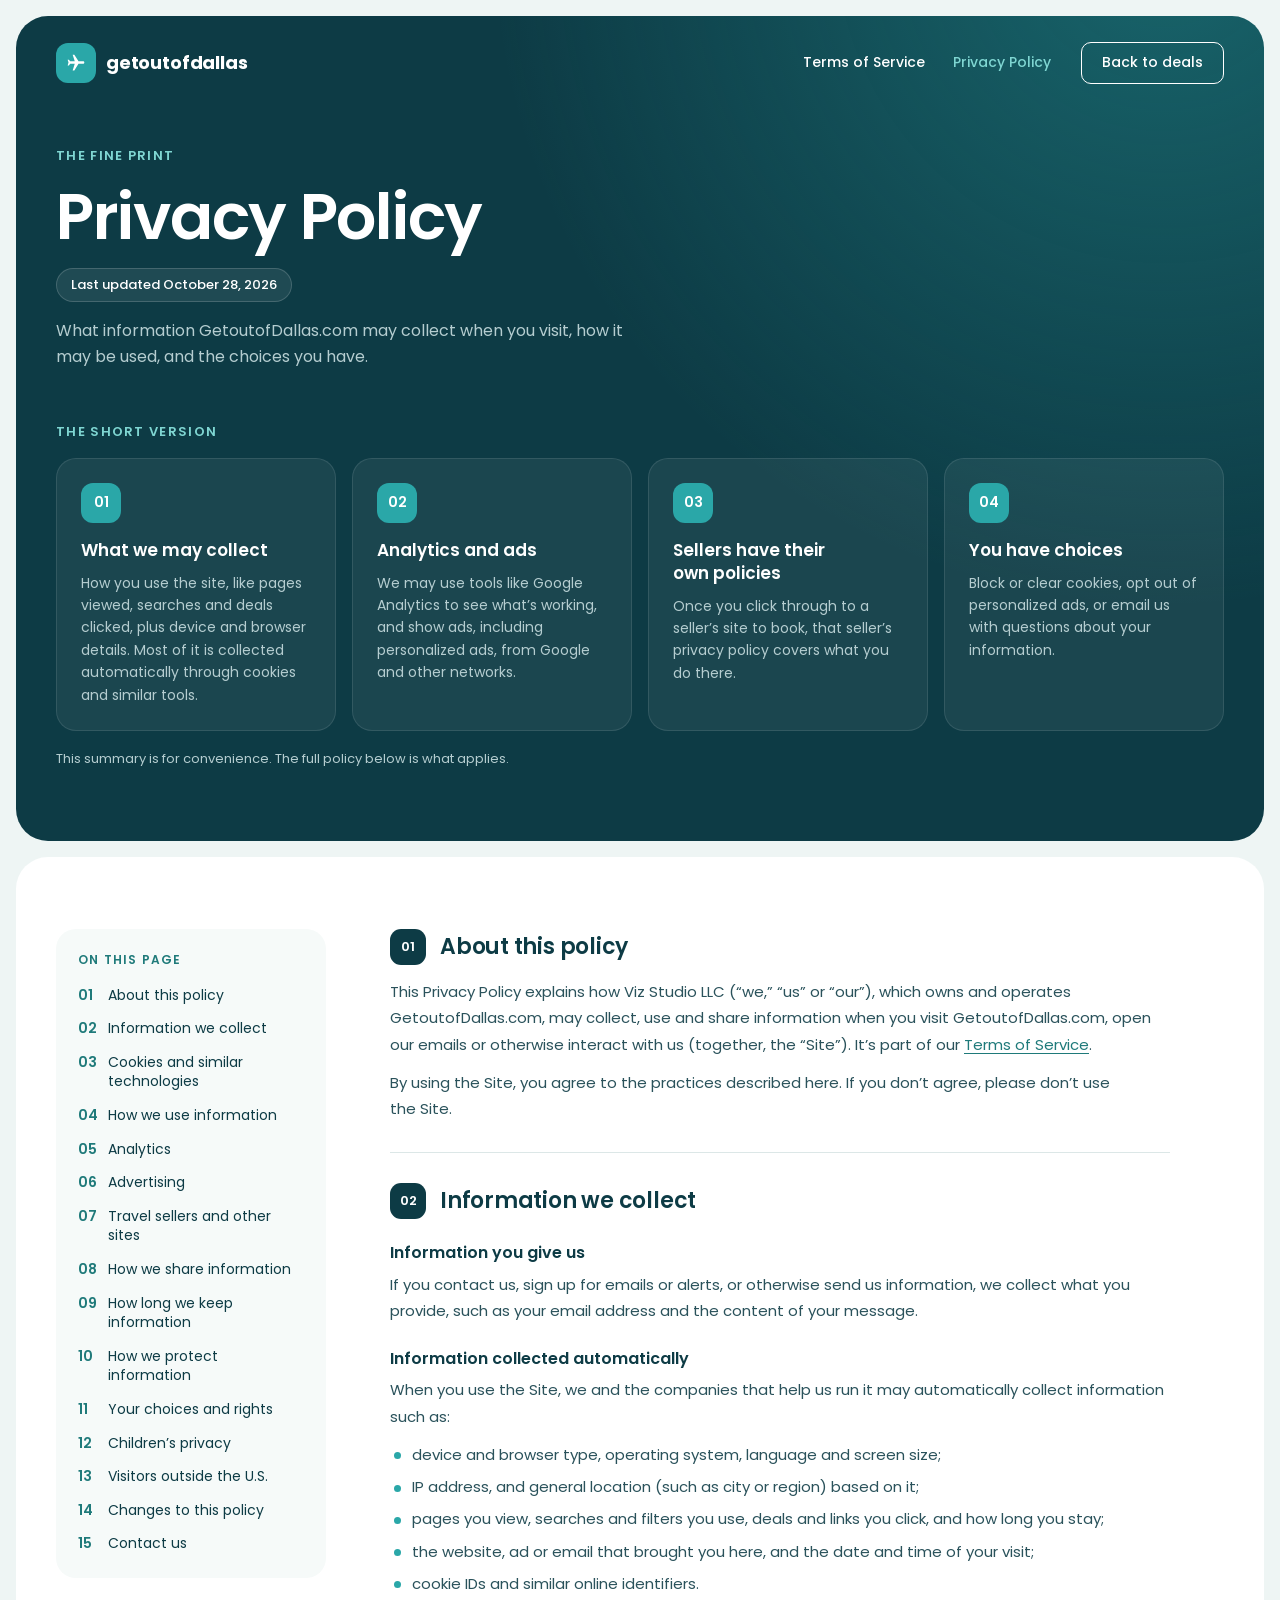
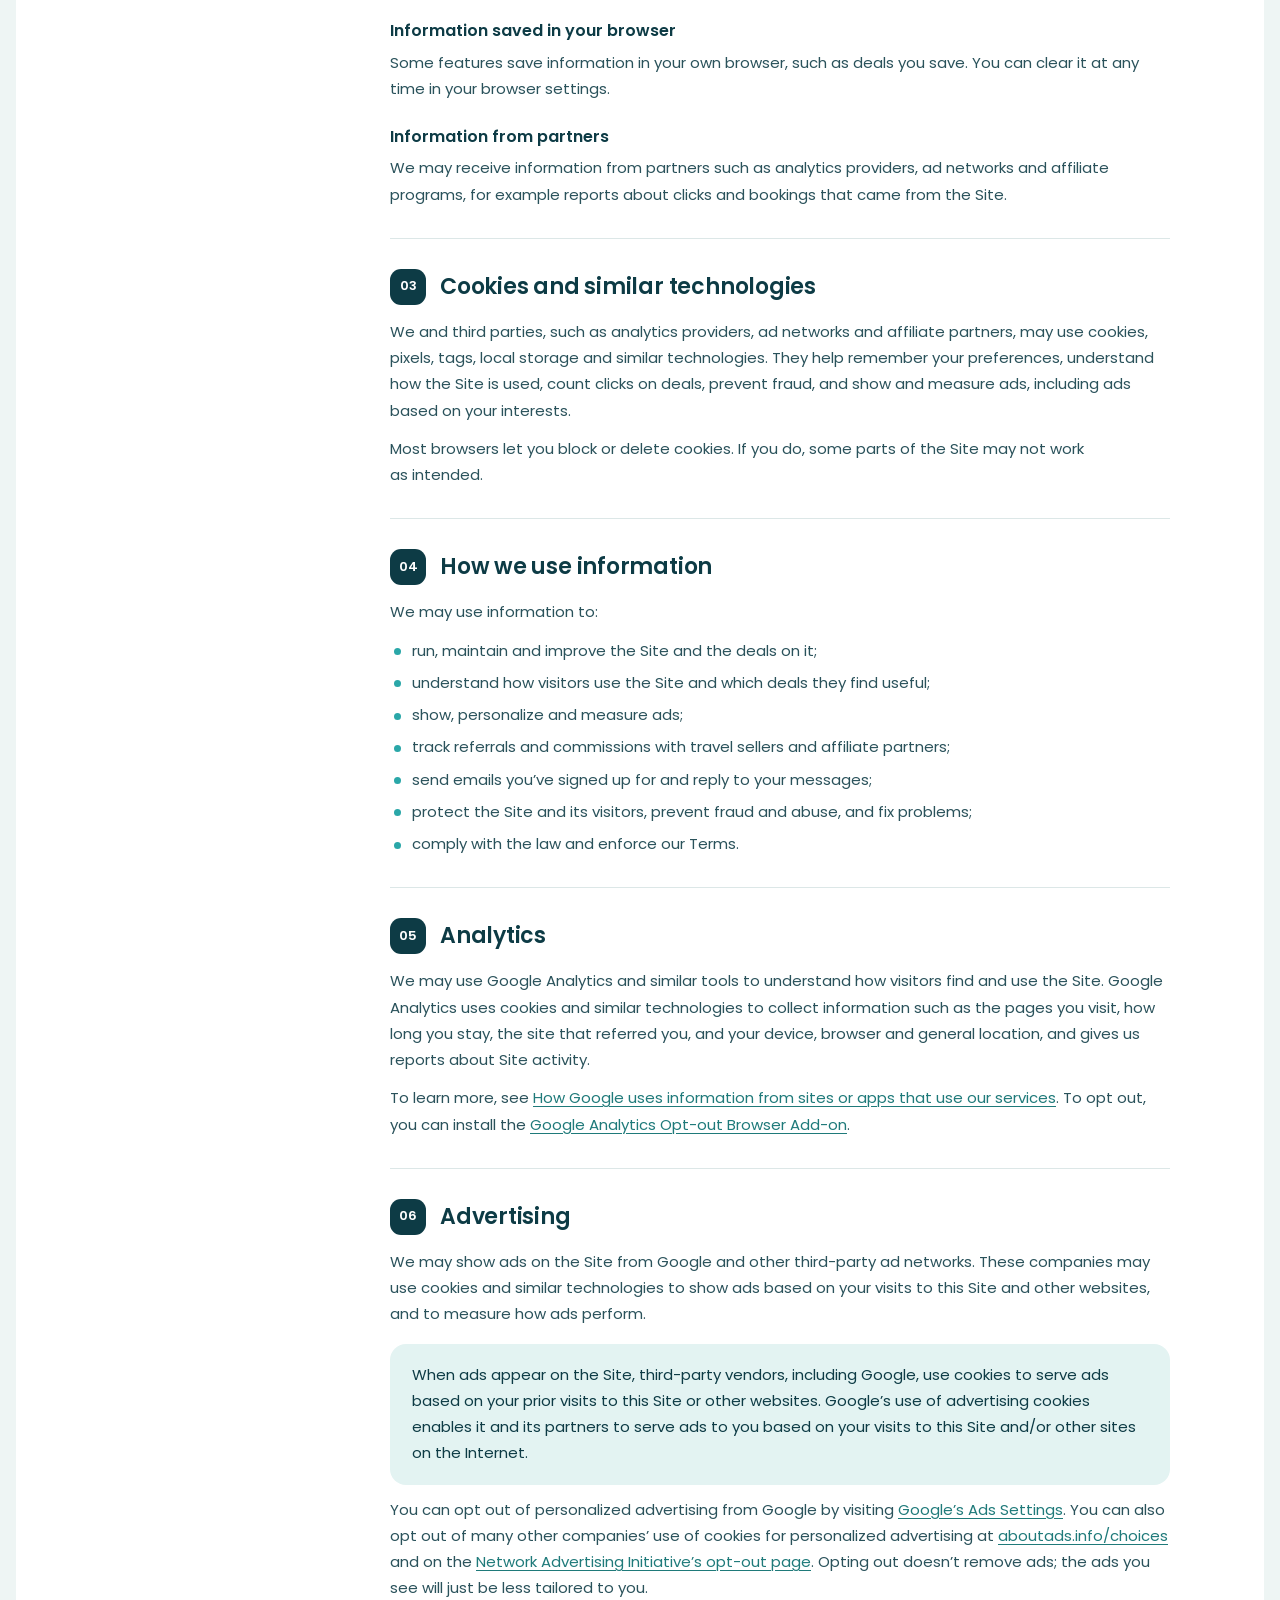
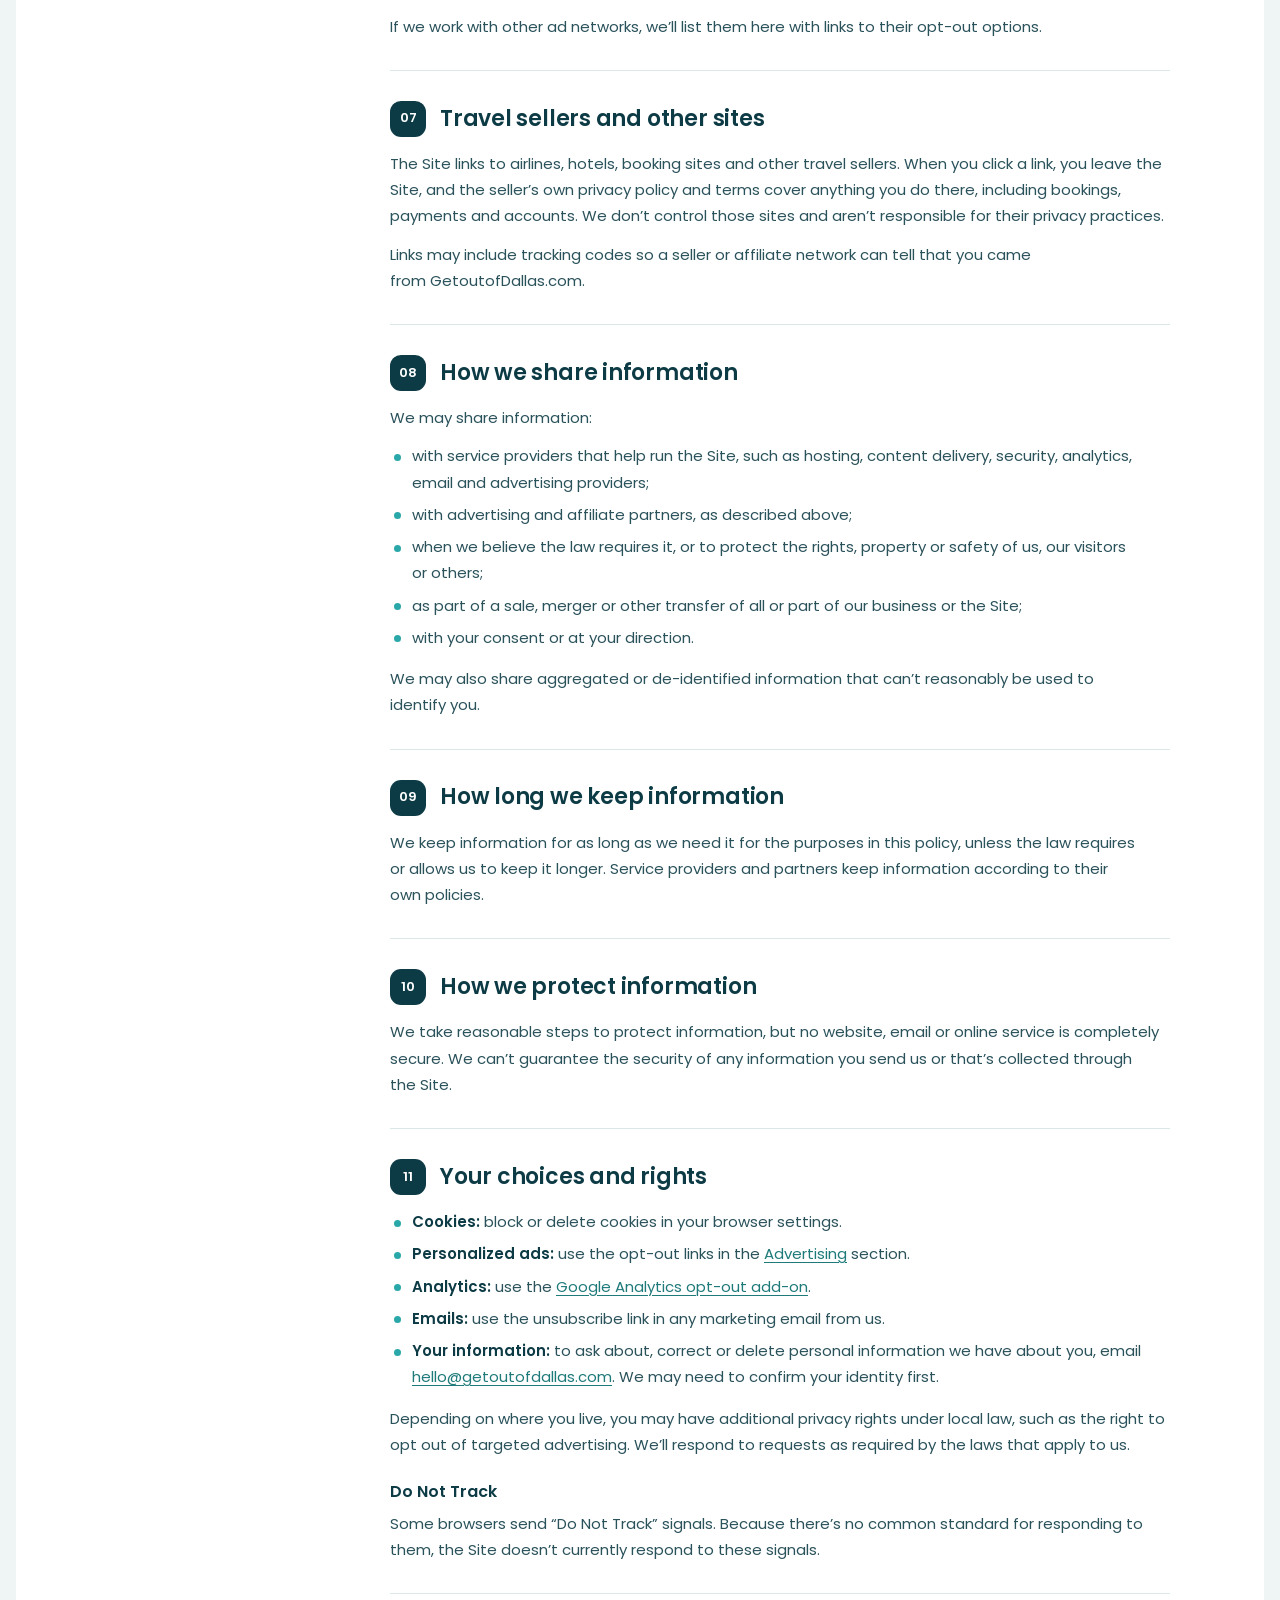
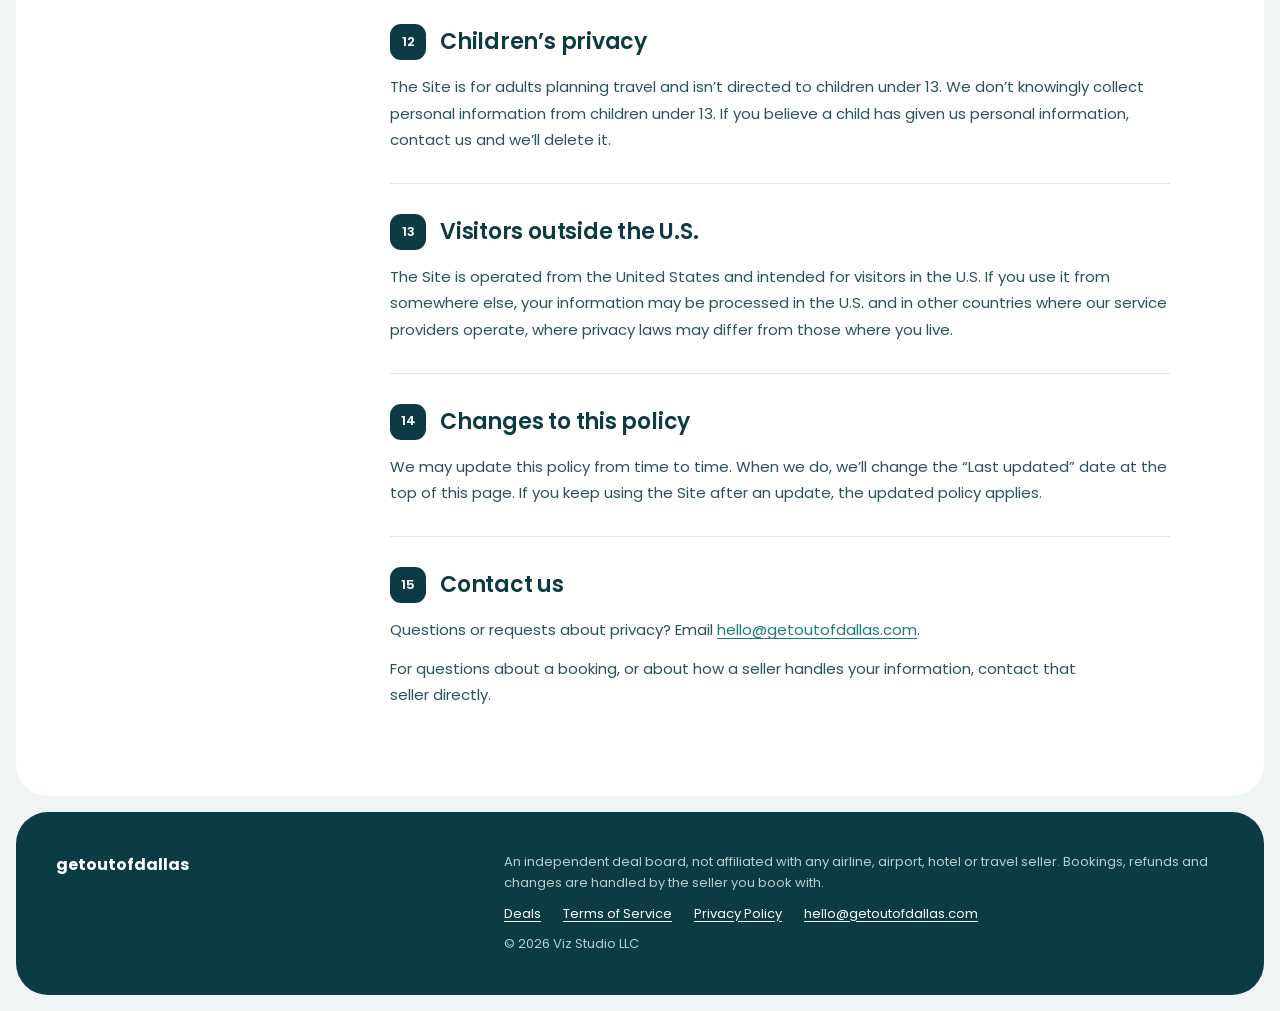
<file: site/privacy.html>
<!doctype html>
<html lang="en">
<head>
<meta charset="utf-8">
<meta name="viewport" content="width=device-width,initial-scale=1,viewport-fit=cover">
<!-- Google AdSense -->
<script async src="https://pagead2.googlesyndication.com/pagead/js/adsbygoogle.js?client=ca-pub-2936333423174343"
     crossorigin="anonymous"></script>
<title>Privacy Policy · GetoutofDallas.com</title>
<link rel="canonical" href="https://getoutofdallas.com/privacy.html">
<link rel="icon" href="data:image/svg+xml,%3Csvg xmlns='http://www.w3.org/2000/svg' viewBox='0 0 32 32'%3E%3Crect width='32' height='32' rx='9' fill='%230D3B45'/%3E%3Cpath fill='%23fff' transform='translate(6 6) scale(.8333) rotate(90 12 12)' d='M21 16v-2l-8-5V3.5c0-.83-.67-1.5-1.5-1.5S10 2.67 10 3.5V9l-8 5v2l8-2.5V19l-2 1.5V22l3.5-1 3.5 1v-1.5L13 19v-5.5l8 2.5z'/%3E%3C/svg%3E">
<meta name="theme-color" content="#EEF5F4">
<meta name="description" content="What information GetoutofDallas.com may collect, how it may be used for analytics and ads, and the choices you have.">
<meta property="og:type" content="website">
<meta property="og:site_name" content="GetoutofDallas.com">
<meta property="og:title" content="Privacy Policy · GetoutofDallas.com">
<meta property="og:url" content="https://getoutofdallas.com/privacy.html">
<meta property="og:image" content="https://getoutofdallas.com/photos/hero-beach-boat.jpg">
<link rel="preconnect" href="https://fonts.googleapis.com">
<link rel="preconnect" href="https://fonts.gstatic.com" crossorigin>
<link rel="stylesheet" href="https://fonts.googleapis.com/css2?family=Poppins:wght@400;500;600;700&display=swap">
<style>
/* Legal pages in the v3 look: deep-teal masthead with the short version, white reading panel, deep-teal footer. */
:root {
  color-scheme: light;
  --bg: #EEF5F4;
  --panel: #FFFFFF;
  --card: #F6FAF9;
  --ink: #0D3B45;
  --text: #2A525B;
  --muted: #5E777C;
  --rule: #DCE7E7;
  --teal: #2AA7A8;
  --teal-ink: #1F7A7A;
  --teal-soft: #7FD6D2;
  --teal-wash: #E3F3F2;
  --sand-deep: #E79A62;
  --sand-soft: #FCEBDD;
  --peach: #FFD9B8;
  --deep: #0D3B45;
  --deep-ink: #B5CDD0;
  --gutter: 40px;
  --f: "Poppins", system-ui, -apple-system, "Segoe UI", Roboto, Helvetica, Arial, sans-serif;
}
*, *::before, *::after { box-sizing: border-box; }
html { -webkit-text-size-adjust: 100%; text-size-adjust: 100%; }
@media (prefers-reduced-motion: no-preference) { html { scroll-behavior: smooth; } }
body { margin: 0; background: var(--bg); color: var(--ink); font-family: var(--f); font-size: 15px; line-height: 1.55; -webkit-font-smoothing: antialiased; }
h1, h2, h3, p { margin: 0; }
h1, h2, h3 { text-wrap: balance; }
a { color: var(--ink); text-decoration: none; }
a:hover { color: var(--sand-deep); }
:focus-visible { outline: 2px solid var(--teal); outline-offset: 2px; }
.ico { width: 1em; height: 1em; fill: currentColor; flex: none; }
.skip { position: absolute; left: 24px; top: -80px; z-index: 10; padding: 10px 16px; border-radius: 10px; background: var(--panel); color: var(--ink); font-weight: 600; }
.skip:focus { top: 24px; }

.page { display: flex; flex-direction: column; gap: 16px; padding: max(16px, env(safe-area-inset-top, 0px)) max(16px, env(safe-area-inset-right, 0px)) max(16px, env(safe-area-inset-bottom, 0px)) max(16px, env(safe-area-inset-left, 0px)); }
.panel { position: relative; border-radius: 32px; }
.inner { max-width: 1240px; margin: 0 auto; }
.eyebrow { font-size: 13px; font-weight: 600; letter-spacing: .1em; text-transform: uppercase; color: var(--teal-ink); }

/* ---------- Masthead ---------- */
.mast { overflow: hidden; padding: 0 var(--gutter); color: #fff; background: radial-gradient(circle at 92% -10%, rgba(42, 167, 168, .38), transparent 46%), var(--deep); }
.mast .eyebrow { color: var(--teal-soft); }
.top { display: flex; flex-wrap: wrap; align-items: center; gap: 12px 30px; padding: 26px 0; }
.brand { display: inline-flex; align-items: center; gap: 10px; margin-right: auto; color: #fff; font-size: 18px; font-weight: 700; letter-spacing: -.01em; }
.brand:hover { color: #fff; }
.brand-mark { width: 40px; height: 40px; display: grid; place-items: center; border-radius: 12px; background: var(--teal); }
.brand-mark .ico { width: 20px; height: 20px; }
.topnav { display: flex; align-items: center; gap: 28px; font-size: 14px; font-weight: 500; }
.topnav a { color: #fff; white-space: nowrap; }
.topnav a:hover { color: var(--peach); }
.topnav a[aria-current="page"] { color: var(--teal-soft); }
.nav-cta { padding: 9px 20px; border: 1.5px solid #fff; border-radius: 10px; color: #fff; font-size: 14px; font-weight: 500; white-space: nowrap; }
.nav-cta:hover { background: #fff; color: var(--ink); }
.mast-body { padding: 36px 0 72px; }
.mast-title { display: flex; flex-direction: column; align-items: flex-start; gap: 16px; max-width: 760px; }
h1 { font-weight: 600; font-size: clamp(38px, 5vw, 64px); line-height: 1.1; letter-spacing: -.02em; }
.mast-lede { max-width: 600px; color: var(--deep-ink); font-size: 16px; line-height: 1.6; }
.updated { padding: 6px 14px; border: 1px solid rgba(255, 255, 255, .16); border-radius: 999px; background: rgba(255, 255, 255, .08); font-size: 13px; font-weight: 500; }
.short { margin-top: 52px; }
.short .eyebrow { margin-bottom: 16px; }
.rules { display: grid; grid-template-columns: repeat(4, minmax(0, 1fr)); gap: 16px; margin: 0; padding: 0; list-style: none; }
.rule { display: flex; flex-direction: column; gap: 10px; padding: 24px; border: 1px solid rgba(255, 255, 255, .1); border-radius: 20px; background: rgba(255, 255, 255, .06); }
.rule-n { width: 40px; height: 40px; display: grid; place-items: center; border-radius: 12px; background: var(--teal); font-size: 14px; font-weight: 600; }
.rule h3 { margin-top: 6px; font-size: 17px; font-weight: 600; line-height: 1.35; }
.rule p { color: var(--deep-ink); font-size: 14px; line-height: 1.6; text-wrap: pretty; }
.short-note { margin-top: 18px; color: var(--deep-ink); font-size: 13px; }

/* ---------- Reading panel ---------- */
.doc { background: var(--panel); padding: 72px var(--gutter) 88px; }
.doc-grid { display: grid; grid-template-columns: 270px minmax(0, 1fr); gap: 64px; align-items: start; }
.toc { position: sticky; top: 24px; padding: 22px 14px 18px; border-radius: 20px; background: var(--card); }
.toc .eyebrow { margin: 0 8px 10px; font-size: 12px; }
.toc ol { display: grid; gap: 2px; margin: 0; padding: 0; list-style: none; }
.toc a { display: flex; gap: 10px; padding: 6px 8px; border-radius: 8px; color: var(--ink); font-size: 14px; line-height: 1.4; }
.toc a span { min-width: 20px; color: var(--teal-ink); font-weight: 600; font-variant-numeric: tabular-nums; }
.toc a:hover { background: var(--teal-wash); color: var(--ink); }
.legal { max-width: 780px; }
.legal section { scroll-margin-top: 24px; }
.legal section + section { margin-top: 30px; padding-top: 30px; border-top: 1px solid var(--rule); }
.legal h2 { display: flex; align-items: center; gap: 14px; margin-bottom: 14px; font-size: 22px; font-weight: 600; line-height: 1.3; letter-spacing: -.01em; }
.legal h2 .n { width: 36px; height: 36px; flex: none; display: grid; place-items: center; border-radius: 11px; background: var(--deep); color: #fff; font-size: 13px; font-weight: 600; letter-spacing: 0; }
.legal h3 { margin: 22px 0 6px; font-size: 16px; font-weight: 600; }
.legal p, .legal li { color: var(--text); font-size: 15px; line-height: 1.75; text-wrap: pretty; }
.legal * + p, .legal * + ul { margin-top: 12px; }
.legal h3 + p, .legal h3 + ul { margin-top: 0; }
.legal ul { display: grid; gap: 6px; padding: 0; list-style: none; }
.legal li { position: relative; padding-left: 22px; }
.legal li::before { content: ""; position: absolute; left: 4px; top: .7em; width: 7px; height: 7px; border-radius: 50%; background: var(--teal); }
.legal a { color: var(--teal-ink); text-decoration: underline; text-decoration-thickness: 1px; text-underline-offset: 3px; overflow-wrap: anywhere; }
.legal a:hover { color: var(--sand-deep); }
.legal strong { color: var(--ink); font-weight: 600; }
.callout { margin-top: 16px; padding: 18px 22px; border-radius: 16px; background: var(--sand-soft); }
.callout.teal { background: var(--teal-wash); }
.callout p { color: var(--ink); }
.callout .callout-title { font-weight: 600; }
.callout .callout-title + p { margin-top: 4px; }

/* ---------- Footer ---------- */
.footer { padding: 40px var(--gutter); background: var(--deep); color: var(--deep-ink); }
.foot { display: flex; flex-wrap: wrap; justify-content: space-between; align-items: flex-start; gap: 16px 32px; font-size: 13px; line-height: 1.6; }
.foot-brand { color: #fff; font-size: 16px; font-weight: 700; }
.foot-brand:hover { color: #fff; }
.foot-copy { display: grid; gap: 10px; max-width: 720px; }
.foot-links { display: flex; flex-wrap: wrap; gap: 6px 22px; }
.foot-links a { color: #fff; text-decoration: underline; text-underline-offset: 3px; }
.foot-links a:hover { color: var(--peach); }

/* ---------- Responsive ---------- */
@media (max-width: 1080px) {
  .rules { grid-template-columns: repeat(2, minmax(0, 1fr)); }
  .doc-grid { grid-template-columns: minmax(0, 1fr); gap: 36px; }
  .toc { position: static; }
  .toc ol { grid-template-columns: repeat(2, minmax(0, 1fr)); column-gap: 8px; }
  .legal { max-width: none; }
}
@media (max-width: 760px) {
  :root { --gutter: 20px; }
  .page { gap: 12px; padding: max(10px, env(safe-area-inset-top, 0px)) max(10px, env(safe-area-inset-right, 0px)) max(10px, env(safe-area-inset-bottom, 0px)) max(10px, env(safe-area-inset-left, 0px)); }
  .panel { border-radius: 24px; }
  .top { gap: 12px 16px; padding-top: 18px; padding-bottom: 4px; }
  .topnav { order: 3; width: 100%; gap: 22px; font-size: 13px; }
  .nav-cta { padding: 7px 14px; font-size: 13px; }
  .mast-body { padding-top: 26px; padding-bottom: 48px; }
  .mast-lede { font-size: 15px; }
  .short { margin-top: 36px; }
  .doc { padding-top: 40px; padding-bottom: 56px; }
  .toc ol { grid-template-columns: minmax(0, 1fr); }
  .legal h2 { gap: 12px; font-size: 19px; }
  .legal h2 .n { width: 32px; height: 32px; border-radius: 10px; font-size: 12px; }
  .callout { padding: 16px 18px; }
  .footer { padding-top: 32px; padding-bottom: 32px; }
}
@media (max-width: 560px) {
  .rules { grid-template-columns: minmax(0, 1fr); gap: 12px; }
  .rule { display: grid; grid-template-columns: auto minmax(0, 1fr); align-items: center; gap: 10px 14px; padding: 18px 20px; }
  .rule-n { width: 34px; height: 34px; border-radius: 10px; font-size: 13px; }
  .rule h3 { margin-top: 0; font-size: 16px; }
  .rule p { grid-column: 1 / -1; }
}
@media print {
  body { background: #fff; }
  .page { padding: 0; }
  .top, .toc, .footer, .skip { display: none; }
  .mast, .doc { border-radius: 0; background: #fff; color: var(--ink); padding: 0 0 24px; }
  .mast .eyebrow, .mast-lede, .rule p, .short-note { color: var(--text); }
  .rule { border-color: var(--rule); }
  .doc-grid { display: block; }
}
@media (prefers-reduced-motion: reduce) {
  *, *::before, *::after { animation: none !important; transition: none !important; }
}
</style>
</head>
<body>
<a class="skip" href="#main">Skip to the policy</a>
<div class="page">

  <header class="panel mast">
    <div class="inner">
      <div class="top">
        <a class="brand" href="./">
          <span class="brand-mark"><svg class="ico" viewBox="0 0 24 24" aria-hidden="true"><path transform="rotate(90 12 12)" d="M21 16v-2l-8-5V3.5c0-.83-.67-1.5-1.5-1.5S10 2.67 10 3.5V9l-8 5v2l8-2.5V19l-2 1.5V22l3.5-1 3.5 1v-1.5L13 19v-5.5l8 2.5z"></path></svg></span>
          <span>getoutofdallas</span>
        </a>
        <nav class="topnav" aria-label="Legal">
          <a href="terms.html">Terms of Service</a>
          <a href="privacy.html" aria-current="page">Privacy Policy</a>
        </nav>
        <a class="nav-cta" href="./#deals">Back to deals</a>
      </div>

      <div class="mast-body">
        <div class="mast-title">
          <p class="eyebrow">The fine print</p>
          <h1>Privacy Policy</h1>
          <p class="updated">Last updated October 28, 2026</p>
          <p class="mast-lede">What information GetoutofDallas.com may collect when you visit, how it may be used, and the choices you have.</p>
        </div>

        <div class="short">
          <h2 class="eyebrow">The short version</h2>
          <ol class="rules">
            <li class="rule"><span class="rule-n" aria-hidden="true">01</span><h3>What we may collect</h3><p>How you use the site, like pages viewed, searches and deals clicked, plus device and browser details. Most of it is collected automatically through cookies and similar tools.</p></li>
            <li class="rule"><span class="rule-n" aria-hidden="true">02</span><h3>Analytics and ads</h3><p>We may use tools like Google Analytics to see what’s working, and show ads, including personalized ads, from Google and other networks.</p></li>
            <li class="rule"><span class="rule-n" aria-hidden="true">03</span><h3>Sellers have their own policies</h3><p>Once you click through to a seller’s site to book, that seller’s privacy policy covers what you do there.</p></li>
            <li class="rule"><span class="rule-n" aria-hidden="true">04</span><h3>You have choices</h3><p>Block or clear cookies, opt out of personalized ads, or email us with questions about your information.</p></li>
          </ol>
          <p class="short-note">This summary is for convenience. The full policy below is what applies.</p>
        </div>
      </div>
    </div>
  </header>

  <main class="panel doc" id="main">
    <div class="inner doc-grid">
      <nav class="toc" aria-labelledby="tocTitle">
        <h2 class="eyebrow" id="tocTitle">On this page</h2>
        <ol>
          <li><a href="#about"><span>01</span>About this policy</a></li>
          <li><a href="#collect"><span>02</span>Information we collect</a></li>
          <li><a href="#cookies"><span>03</span>Cookies and similar technologies</a></li>
          <li><a href="#use"><span>04</span>How we use information</a></li>
          <li><a href="#analytics"><span>05</span>Analytics</a></li>
          <li><a href="#advertising"><span>06</span>Advertising</a></li>
          <li><a href="#sellers"><span>07</span>Travel sellers and other sites</a></li>
          <li><a href="#sharing"><span>08</span>How we share information</a></li>
          <li><a href="#retention"><span>09</span>How long we keep information</a></li>
          <li><a href="#security"><span>10</span>How we protect information</a></li>
          <li><a href="#choices"><span>11</span>Your choices and rights</a></li>
          <li><a href="#children"><span>12</span>Children’s privacy</a></li>
          <li><a href="#international"><span>13</span>Visitors outside the U.S.</a></li>
          <li><a href="#changes"><span>14</span>Changes to this policy</a></li>
          <li><a href="#contact"><span>15</span>Contact us</a></li>
        </ol>
      </nav>

      <article class="legal">
        <section id="about" aria-labelledby="h-about">
          <h2 id="h-about"><span class="n" aria-hidden="true">01</span>About this policy</h2>
          <p>This Privacy Policy explains how Viz Studio LLC (“we,” “us” or “our”), which owns and operates GetoutofDallas.com, may collect, use and share information when you visit GetoutofDallas.com, open our emails or otherwise interact with us (together, the “Site”). It’s part of our <a href="terms.html">Terms of Service</a>.</p>
          <p>By using the Site, you agree to the practices described here. If you don’t agree, please don’t use the Site.</p>
        </section>

        <section id="collect" aria-labelledby="h-collect">
          <h2 id="h-collect"><span class="n" aria-hidden="true">02</span>Information we collect</h2>
          <h3>Information you give us</h3>
          <p>If you contact us, sign up for emails or alerts, or otherwise send us information, we collect what you provide, such as your email address and the content of your message.</p>
          <h3>Information collected automatically</h3>
          <p>When you use the Site, we and the companies that help us run it may automatically collect information such as:</p>
          <ul>
            <li>device and browser type, operating system, language and screen size;</li>
            <li>IP address, and general location (such as city or region) based on it;</li>
            <li>pages you view, searches and filters you use, deals and links you click, and how long you stay;</li>
            <li>the website, ad or email that brought you here, and the date and time of your visit;</li>
            <li>cookie IDs and similar online identifiers.</li>
          </ul>
          <h3>Information saved in your browser</h3>
          <p>Some features save information in your own browser, such as deals you save. You can clear it at any time in your browser settings.</p>
          <h3>Information from partners</h3>
          <p>We may receive information from partners such as analytics providers, ad networks and affiliate programs, for example reports about clicks and bookings that came from the Site.</p>
        </section>

        <section id="cookies" aria-labelledby="h-cookies">
          <h2 id="h-cookies"><span class="n" aria-hidden="true">03</span>Cookies and similar technologies</h2>
          <p>We and third parties, such as analytics providers, ad networks and affiliate partners, may use cookies, pixels, tags, local storage and similar technologies. They help remember your preferences, understand how the Site is used, count clicks on deals, prevent fraud, and show and measure ads, including ads based on your interests.</p>
          <p>Most browsers let you block or delete cookies. If you do, some parts of the Site may not work as intended.</p>
        </section>

        <section id="use" aria-labelledby="h-use">
          <h2 id="h-use"><span class="n" aria-hidden="true">04</span>How we use information</h2>
          <p>We may use information to:</p>
          <ul>
            <li>run, maintain and improve the Site and the deals on it;</li>
            <li>understand how visitors use the Site and which deals they find useful;</li>
            <li>show, personalize and measure ads;</li>
            <li>track referrals and commissions with travel sellers and affiliate partners;</li>
            <li>send emails you’ve signed up for and reply to your messages;</li>
            <li>protect the Site and its visitors, prevent fraud and abuse, and fix problems;</li>
            <li>comply with the law and enforce our Terms.</li>
          </ul>
        </section>

        <section id="analytics" aria-labelledby="h-analytics">
          <h2 id="h-analytics"><span class="n" aria-hidden="true">05</span>Analytics</h2>
          <p>We may use Google Analytics and similar tools to understand how visitors find and use the Site. Google Analytics uses cookies and similar technologies to collect information such as the pages you visit, how long you stay, the site that referred you, and your device, browser and general location, and gives us reports about Site activity.</p>
          <p>To learn more, see <a href="https://policies.google.com/technologies/partner-sites" target="_blank" rel="noopener">How Google uses information from sites or apps that use our services</a>. To opt out, you can install the <a href="https://tools.google.com/dlpage/gaoptout" target="_blank" rel="noopener">Google Analytics Opt-out Browser Add-on</a>.</p>
        </section>

        <section id="advertising" aria-labelledby="h-advertising">
          <h2 id="h-advertising"><span class="n" aria-hidden="true">06</span>Advertising</h2>
          <p>We may show ads on the Site from Google and other third-party ad networks. These companies may use cookies and similar technologies to show ads based on your visits to this Site and other websites, and to measure how ads perform.</p>
          <div class="callout teal">
            <p>When ads appear on the Site, third-party vendors, including Google, use cookies to serve ads based on your prior visits to this Site or other websites. Google’s use of advertising cookies enables it and its partners to serve ads to you based on your visits to this Site and/or other sites on the Internet.</p>
          </div>
          <p>You can opt out of personalized advertising from Google by visiting <a href="https://www.google.com/settings/ads" target="_blank" rel="noopener">Google’s Ads Settings</a>. You can also opt out of many other companies’ use of cookies for personalized advertising at <a href="https://www.aboutads.info/choices/" target="_blank" rel="noopener">aboutads.info/choices</a> and on the <a href="https://thenai.org/how-to-opt-out/" target="_blank" rel="noopener">Network Advertising Initiative’s opt-out page</a>. Opting out doesn’t remove ads; the ads you see will just be less tailored to you.</p>
          <p>If we work with other ad networks, we’ll list them here with links to their opt-out options.</p>
        </section>

        <section id="sellers" aria-labelledby="h-sellers">
          <h2 id="h-sellers"><span class="n" aria-hidden="true">07</span>Travel sellers and other sites</h2>
          <p>The Site links to airlines, hotels, booking sites and other travel sellers. When you click a link, you leave the Site, and the seller’s own privacy policy and terms cover anything you do there, including bookings, payments and accounts. We don’t control those sites and aren’t responsible for their privacy practices.</p>
          <p>Links may include tracking codes so a seller or affiliate network can tell that you came from GetoutofDallas.com.</p>
        </section>

        <section id="sharing" aria-labelledby="h-sharing">
          <h2 id="h-sharing"><span class="n" aria-hidden="true">08</span>How we share information</h2>
          <p>We may share information:</p>
          <ul>
            <li>with service providers that help run the Site, such as hosting, content delivery, security, analytics, email and advertising providers;</li>
            <li>with advertising and affiliate partners, as described above;</li>
            <li>when we believe the law requires it, or to protect the rights, property or safety of us, our visitors or others;</li>
            <li>as part of a sale, merger or other transfer of all or part of our business or the Site;</li>
            <li>with your consent or at your direction.</li>
          </ul>
          <p>We may also share aggregated or de-identified information that can’t reasonably be used to identify you.</p>
        </section>

        <section id="retention" aria-labelledby="h-retention">
          <h2 id="h-retention"><span class="n" aria-hidden="true">09</span>How long we keep information</h2>
          <p>We keep information for as long as we need it for the purposes in this policy, unless the law requires or allows us to keep it longer. Service providers and partners keep information according to their own policies.</p>
        </section>

        <section id="security" aria-labelledby="h-security">
          <h2 id="h-security"><span class="n" aria-hidden="true">10</span>How we protect information</h2>
          <p>We take reasonable steps to protect information, but no website, email or online service is completely secure. We can’t guarantee the security of any information you send us or that’s collected through the Site.</p>
        </section>

        <section id="choices" aria-labelledby="h-choices">
          <h2 id="h-choices"><span class="n" aria-hidden="true">11</span>Your choices and rights</h2>
          <ul>
            <li><strong>Cookies:</strong> block or delete cookies in your browser settings.</li>
            <li><strong>Personalized ads:</strong> use the opt-out links in the <a href="#advertising">Advertising</a> section.</li>
            <li><strong>Analytics:</strong> use the <a href="https://tools.google.com/dlpage/gaoptout" target="_blank" rel="noopener">Google Analytics opt-out add-on</a>.</li>
            <li><strong>Emails:</strong> use the unsubscribe link in any marketing email from us.</li>
            <li><strong>Your information:</strong> to ask about, correct or delete personal information we have about you, email <a href="mailto:hello@getoutofdallas.com">hello@getoutofdallas.com</a>. We may need to confirm your identity first.</li>
          </ul>
          <p>Depending on where you live, you may have additional privacy rights under local law, such as the right to opt out of targeted advertising. We’ll respond to requests as required by the laws that apply to us.</p>
          <h3>Do Not Track</h3>
          <p>Some browsers send “Do Not Track” signals. Because there’s no common standard for responding to them, the Site doesn’t currently respond to these signals.</p>
        </section>

        <section id="children" aria-labelledby="h-children">
          <h2 id="h-children"><span class="n" aria-hidden="true">12</span>Children’s privacy</h2>
          <p>The Site is for adults planning travel and isn’t directed to children under 13. We don’t knowingly collect personal information from children under 13. If you believe a child has given us personal information, contact us and we’ll delete it.</p>
        </section>

        <section id="international" aria-labelledby="h-international">
          <h2 id="h-international"><span class="n" aria-hidden="true">13</span>Visitors outside the U.S.</h2>
          <p>The Site is operated from the United States and intended for visitors in the U.S. If you use it from somewhere else, your information may be processed in the U.S. and in other countries where our service providers operate, where privacy laws may differ from those where you live.</p>
        </section>

        <section id="changes" aria-labelledby="h-changes">
          <h2 id="h-changes"><span class="n" aria-hidden="true">14</span>Changes to this policy</h2>
          <p>We may update this policy from time to time. When we do, we’ll change the “Last updated” date at the top of this page. If you keep using the Site after an update, the updated policy applies.</p>
        </section>

        <section id="contact" aria-labelledby="h-contact">
          <h2 id="h-contact"><span class="n" aria-hidden="true">15</span>Contact us</h2>
          <p>Questions or requests about privacy? Email <a href="mailto:hello@getoutofdallas.com">hello@getoutofdallas.com</a>.</p>
          <p>For questions about a booking, or about how a seller handles your information, contact that seller directly.</p>
        </section>
      </article>
    </div>
  </main>

  <footer class="panel footer">
    <div class="inner foot">
      <a class="foot-brand" href="./">getoutofdallas</a>
      <div class="foot-copy">
        <p>An independent deal board, not affiliated with any airline, airport, hotel or travel seller. Bookings, refunds and changes are handled by the seller you book with.</p>
        <p class="foot-links"><a href="./">Deals</a><a href="terms.html">Terms of Service</a><a href="privacy.html" aria-current="page">Privacy Policy</a><a href="mailto:hello@getoutofdallas.com">hello@getoutofdallas.com</a></p>
        <p>© 2026 Viz Studio LLC</p>
      </div>
    </div>
  </footer>

</div>
</body>
</html>
</file>
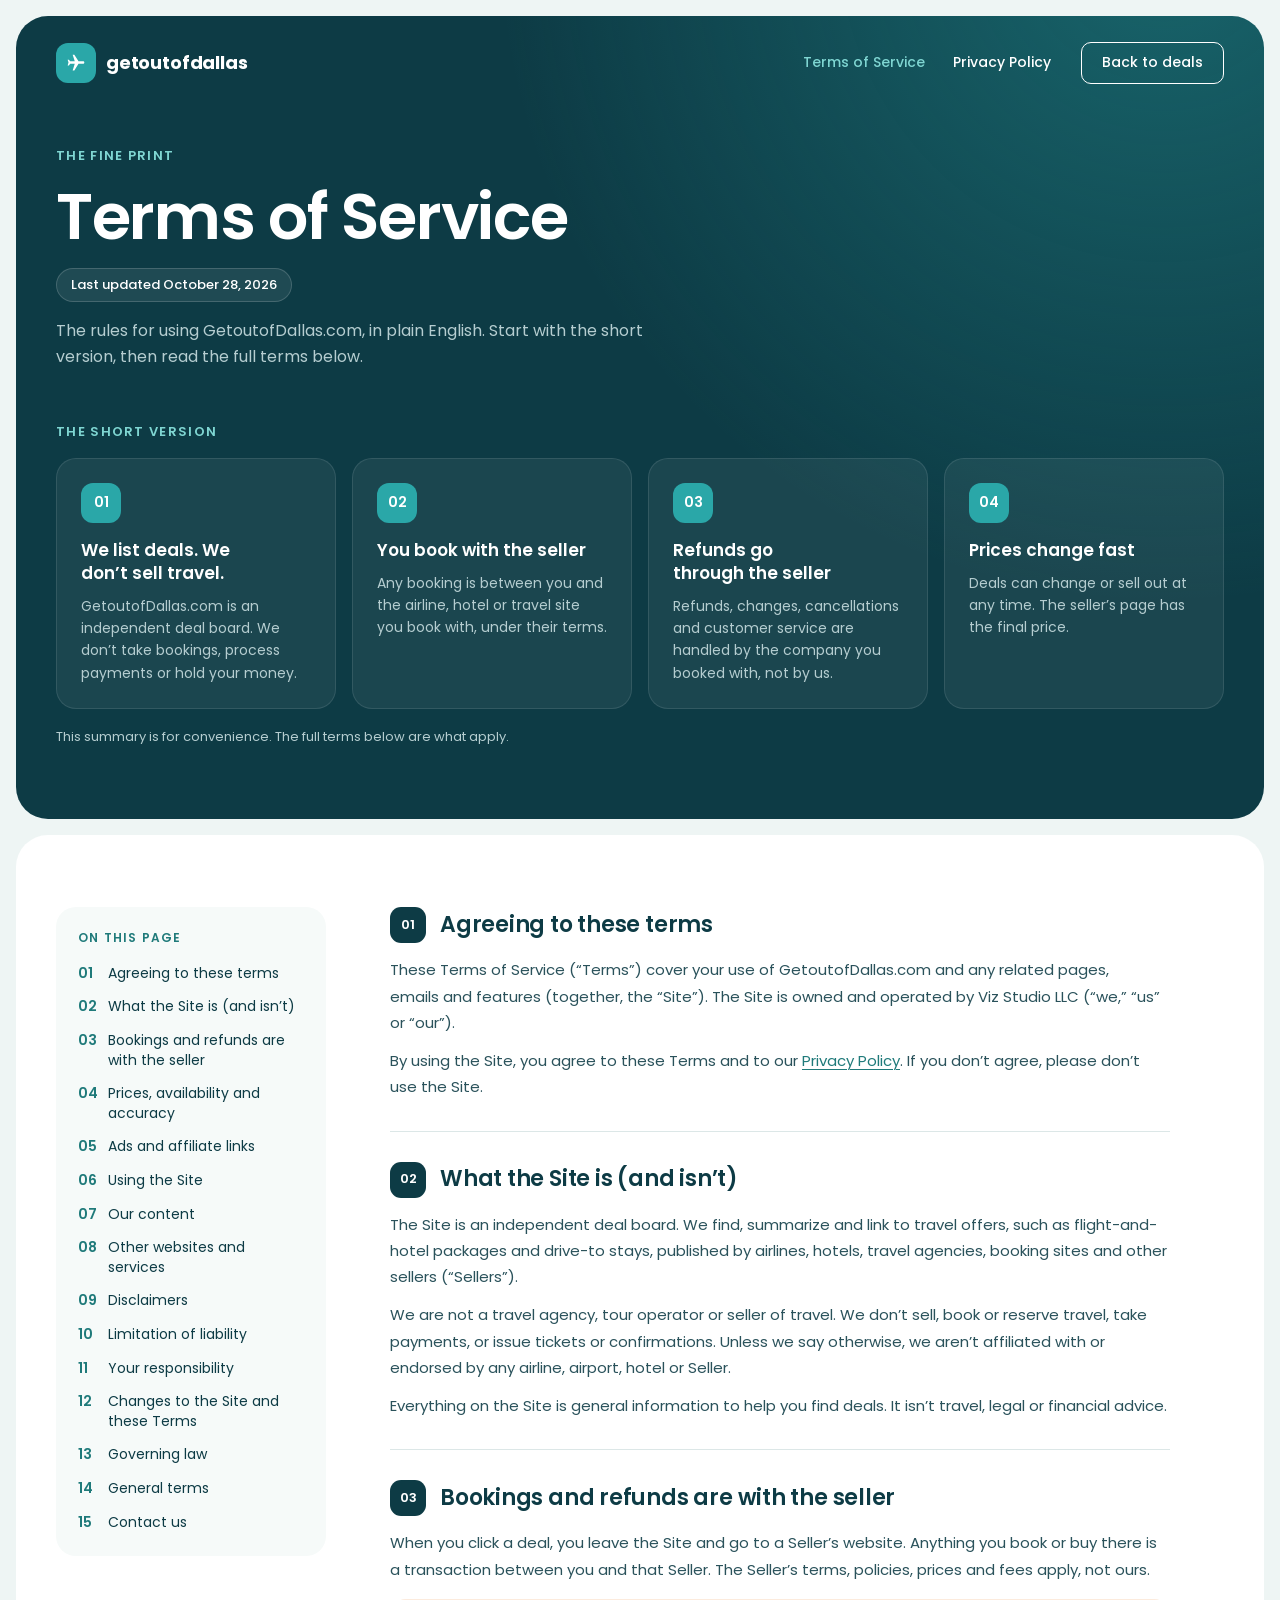
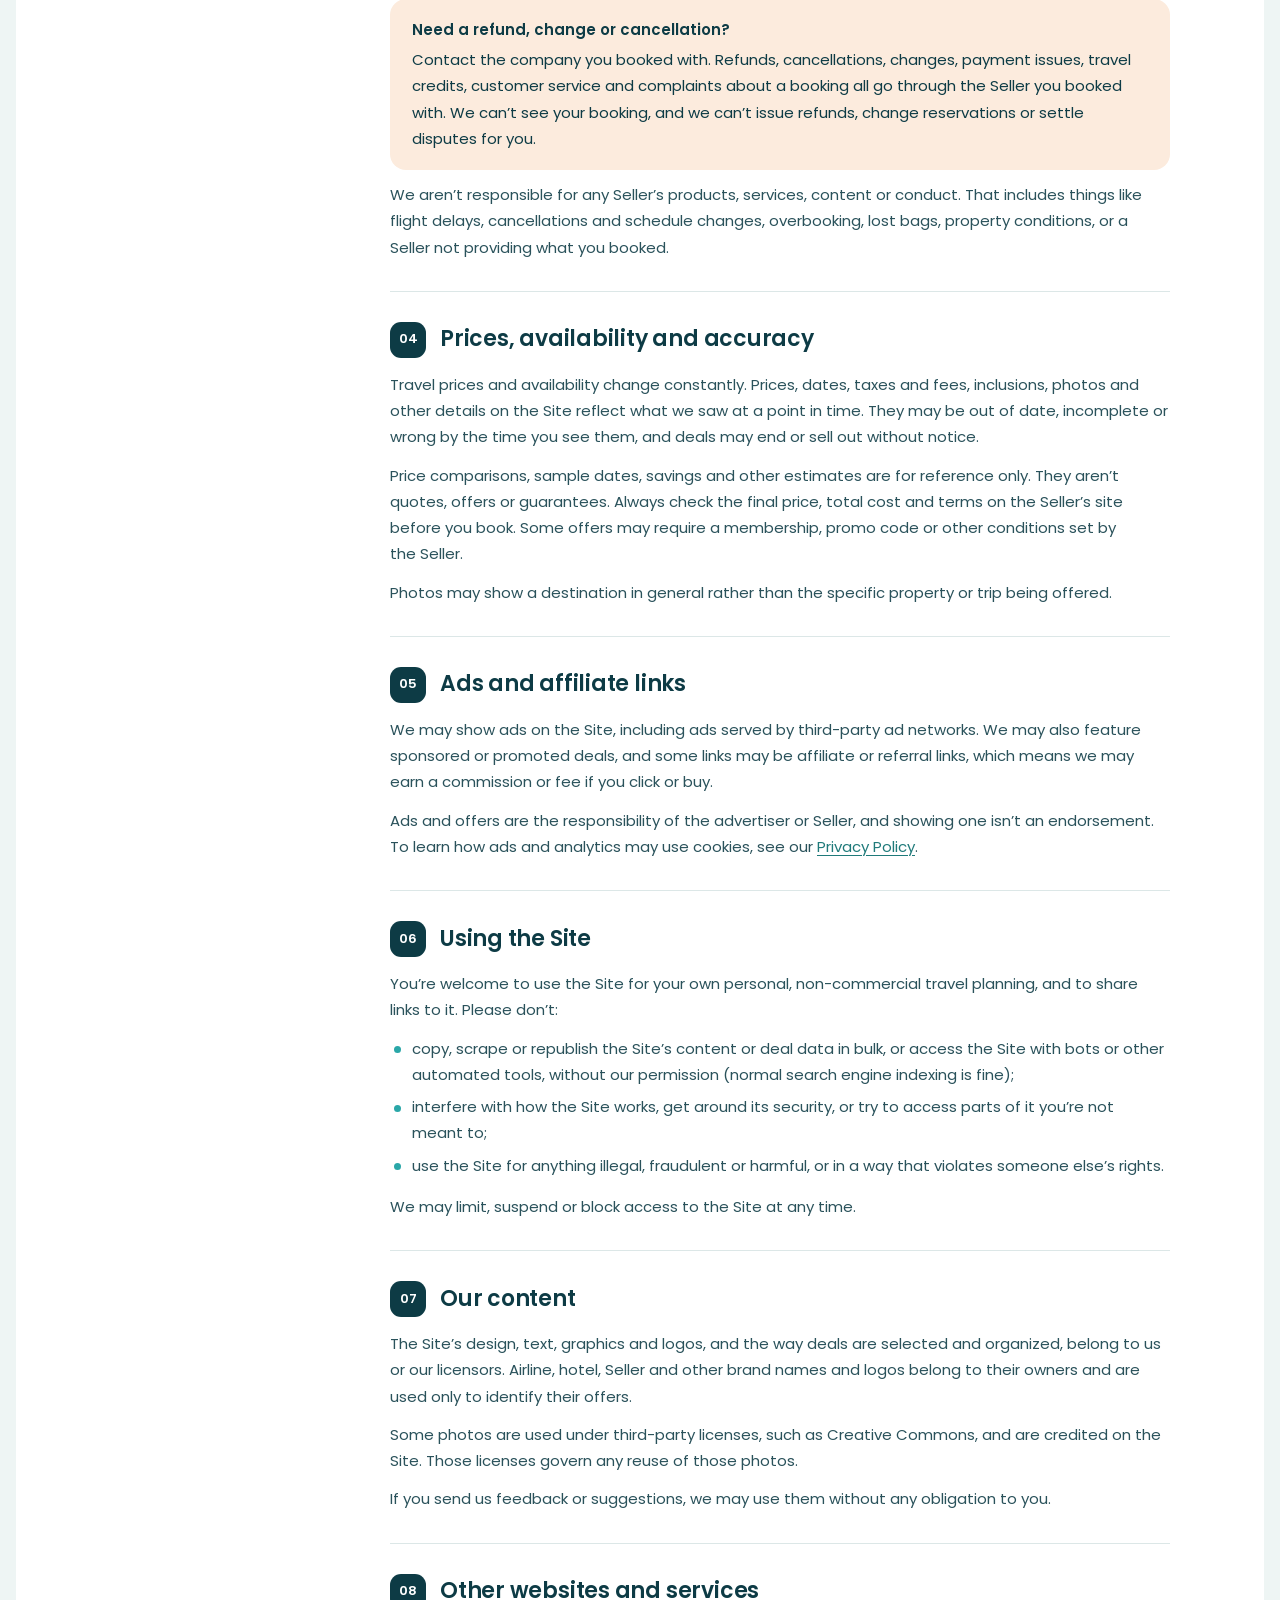
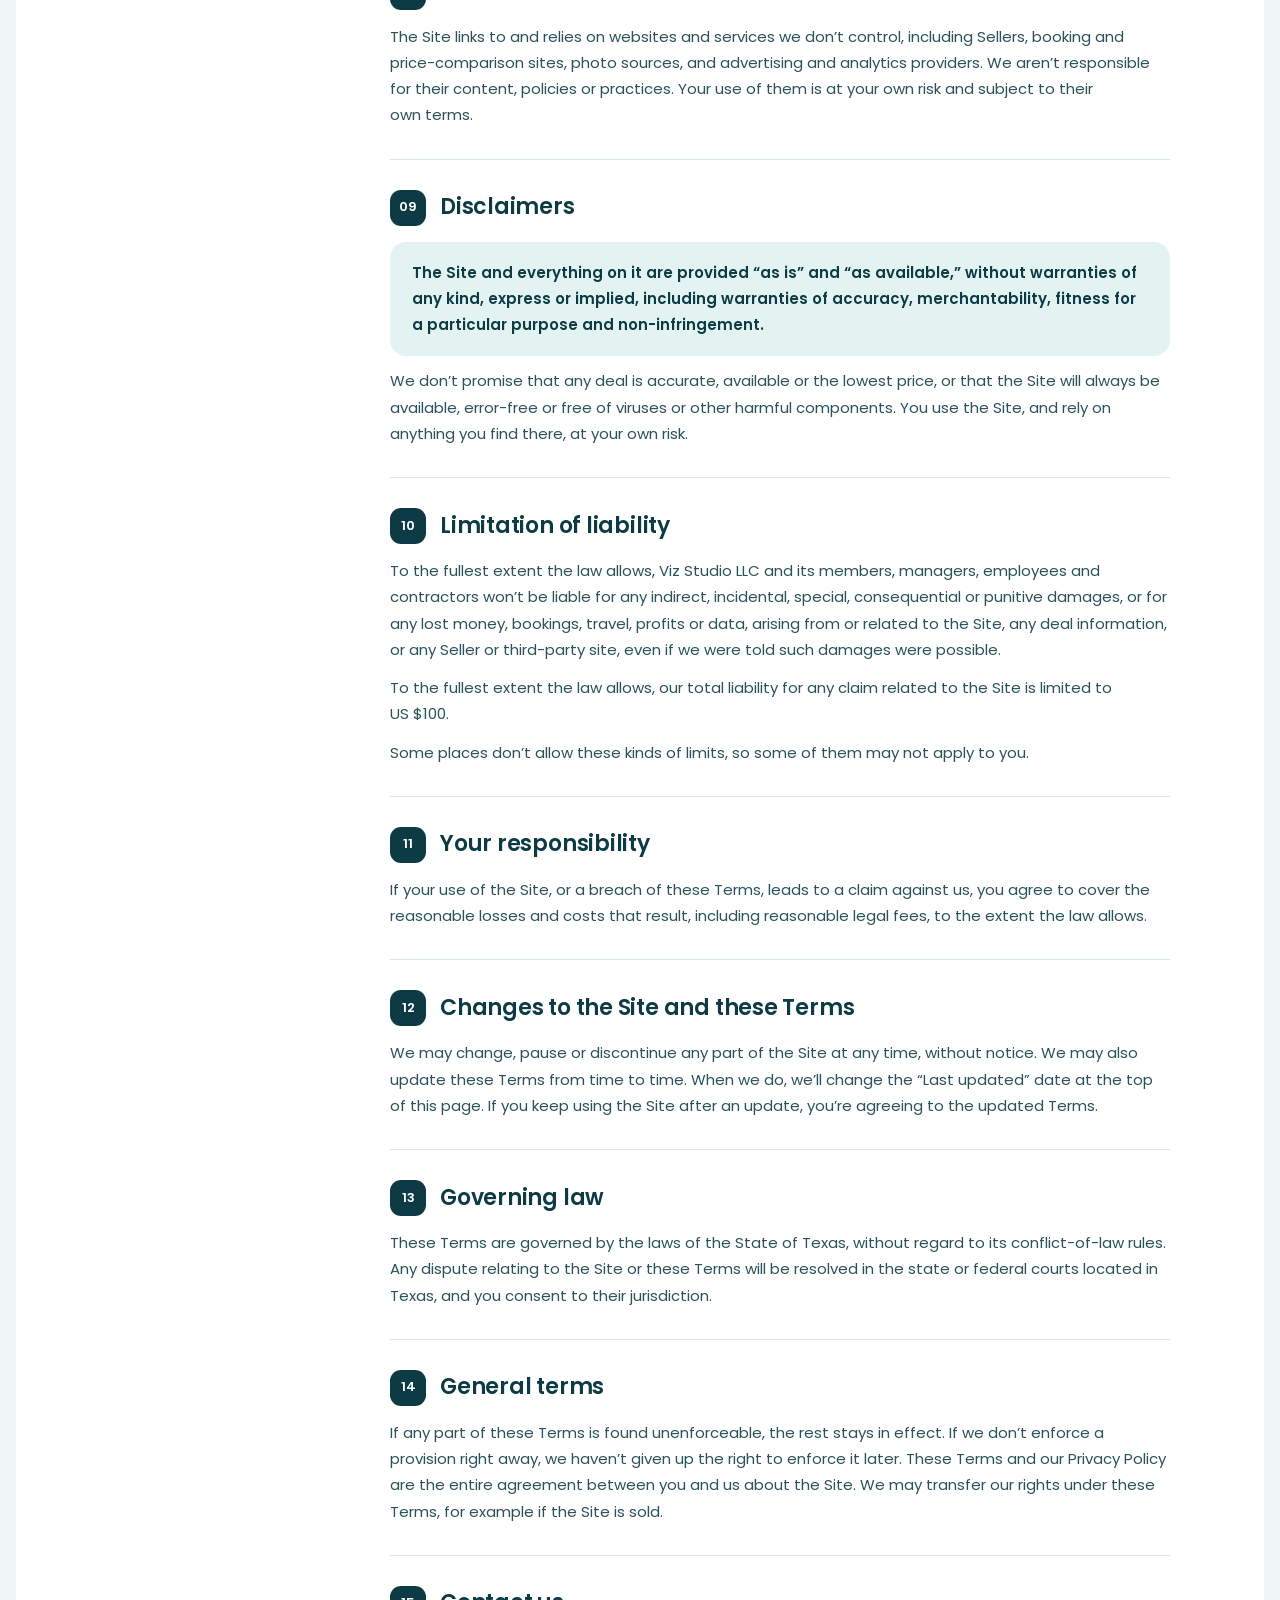
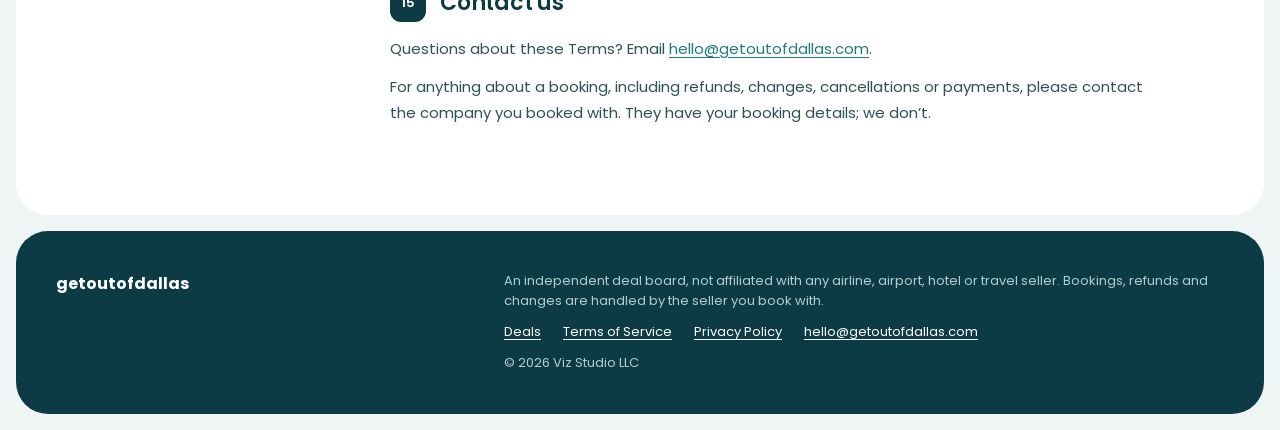
<file: site/terms.html>
<!doctype html>
<html lang="en">
<head>
<meta charset="utf-8">
<meta name="viewport" content="width=device-width,initial-scale=1,viewport-fit=cover">
<!-- Google AdSense -->
<script async src="https://pagead2.googlesyndication.com/pagead/js/adsbygoogle.js?client=ca-pub-2936333423174343"
     crossorigin="anonymous"></script>
<title>Terms of Service · GetoutofDallas.com</title>
<link rel="canonical" href="https://getoutofdallas.com/terms.html">
<link rel="icon" href="data:image/svg+xml,%3Csvg xmlns='http://www.w3.org/2000/svg' viewBox='0 0 32 32'%3E%3Crect width='32' height='32' rx='9' fill='%230D3B45'/%3E%3Cpath fill='%23fff' transform='translate(6 6) scale(.8333) rotate(90 12 12)' d='M21 16v-2l-8-5V3.5c0-.83-.67-1.5-1.5-1.5S10 2.67 10 3.5V9l-8 5v2l8-2.5V19l-2 1.5V22l3.5-1 3.5 1v-1.5L13 19v-5.5l8 2.5z'/%3E%3C/svg%3E">
<meta name="theme-color" content="#EEF5F4">
<meta name="description" content="The terms for using GetoutofDallas.com, an independent travel deal board. Bookings, refunds and changes are handled by the seller you book with.">
<meta property="og:type" content="website">
<meta property="og:site_name" content="GetoutofDallas.com">
<meta property="og:title" content="Terms of Service · GetoutofDallas.com">
<meta property="og:url" content="https://getoutofdallas.com/terms.html">
<meta property="og:image" content="https://getoutofdallas.com/photos/hero-beach-boat.jpg">
<link rel="preconnect" href="https://fonts.googleapis.com">
<link rel="preconnect" href="https://fonts.gstatic.com" crossorigin>
<link rel="stylesheet" href="https://fonts.googleapis.com/css2?family=Poppins:wght@400;500;600;700&display=swap">
<style>
/* Legal pages in the v3 look: deep-teal masthead with the short version, white reading panel, deep-teal footer. */
:root {
  color-scheme: light;
  --bg: #EEF5F4;
  --panel: #FFFFFF;
  --card: #F6FAF9;
  --ink: #0D3B45;
  --text: #2A525B;
  --muted: #5E777C;
  --rule: #DCE7E7;
  --teal: #2AA7A8;
  --teal-ink: #1F7A7A;
  --teal-soft: #7FD6D2;
  --teal-wash: #E3F3F2;
  --sand-deep: #E79A62;
  --sand-soft: #FCEBDD;
  --peach: #FFD9B8;
  --deep: #0D3B45;
  --deep-ink: #B5CDD0;
  --gutter: 40px;
  --f: "Poppins", system-ui, -apple-system, "Segoe UI", Roboto, Helvetica, Arial, sans-serif;
}
*, *::before, *::after { box-sizing: border-box; }
html { -webkit-text-size-adjust: 100%; text-size-adjust: 100%; }
@media (prefers-reduced-motion: no-preference) { html { scroll-behavior: smooth; } }
body { margin: 0; background: var(--bg); color: var(--ink); font-family: var(--f); font-size: 15px; line-height: 1.55; -webkit-font-smoothing: antialiased; }
h1, h2, h3, p { margin: 0; }
h1, h2, h3 { text-wrap: balance; }
a { color: var(--ink); text-decoration: none; }
a:hover { color: var(--sand-deep); }
:focus-visible { outline: 2px solid var(--teal); outline-offset: 2px; }
.ico { width: 1em; height: 1em; fill: currentColor; flex: none; }
.skip { position: absolute; left: 24px; top: -80px; z-index: 10; padding: 10px 16px; border-radius: 10px; background: var(--panel); color: var(--ink); font-weight: 600; }
.skip:focus { top: 24px; }

.page { display: flex; flex-direction: column; gap: 16px; padding: max(16px, env(safe-area-inset-top, 0px)) max(16px, env(safe-area-inset-right, 0px)) max(16px, env(safe-area-inset-bottom, 0px)) max(16px, env(safe-area-inset-left, 0px)); }
.panel { position: relative; border-radius: 32px; }
.inner { max-width: 1240px; margin: 0 auto; }
.eyebrow { font-size: 13px; font-weight: 600; letter-spacing: .1em; text-transform: uppercase; color: var(--teal-ink); }

/* ---------- Masthead ---------- */
.mast { overflow: hidden; padding: 0 var(--gutter); color: #fff; background: radial-gradient(circle at 92% -10%, rgba(42, 167, 168, .38), transparent 46%), var(--deep); }
.mast .eyebrow { color: var(--teal-soft); }
.top { display: flex; flex-wrap: wrap; align-items: center; gap: 12px 30px; padding: 26px 0; }
.brand { display: inline-flex; align-items: center; gap: 10px; margin-right: auto; color: #fff; font-size: 18px; font-weight: 700; letter-spacing: -.01em; }
.brand:hover { color: #fff; }
.brand-mark { width: 40px; height: 40px; display: grid; place-items: center; border-radius: 12px; background: var(--teal); }
.brand-mark .ico { width: 20px; height: 20px; }
.topnav { display: flex; align-items: center; gap: 28px; font-size: 14px; font-weight: 500; }
.topnav a { color: #fff; white-space: nowrap; }
.topnav a:hover { color: var(--peach); }
.topnav a[aria-current="page"] { color: var(--teal-soft); }
.nav-cta { padding: 9px 20px; border: 1.5px solid #fff; border-radius: 10px; color: #fff; font-size: 14px; font-weight: 500; white-space: nowrap; }
.nav-cta:hover { background: #fff; color: var(--ink); }
.mast-body { padding: 36px 0 72px; }
.mast-title { display: flex; flex-direction: column; align-items: flex-start; gap: 16px; max-width: 760px; }
h1 { font-weight: 600; font-size: clamp(38px, 5vw, 64px); line-height: 1.1; letter-spacing: -.02em; }
.mast-lede { max-width: 600px; color: var(--deep-ink); font-size: 16px; line-height: 1.6; }
.updated { padding: 6px 14px; border: 1px solid rgba(255, 255, 255, .16); border-radius: 999px; background: rgba(255, 255, 255, .08); font-size: 13px; font-weight: 500; }
.short { margin-top: 52px; }
.short .eyebrow { margin-bottom: 16px; }
.rules { display: grid; grid-template-columns: repeat(4, minmax(0, 1fr)); gap: 16px; margin: 0; padding: 0; list-style: none; }
.rule { display: flex; flex-direction: column; gap: 10px; padding: 24px; border: 1px solid rgba(255, 255, 255, .1); border-radius: 20px; background: rgba(255, 255, 255, .06); }
.rule-n { width: 40px; height: 40px; display: grid; place-items: center; border-radius: 12px; background: var(--teal); font-size: 14px; font-weight: 600; }
.rule h3 { margin-top: 6px; font-size: 17px; font-weight: 600; line-height: 1.35; }
.rule p { color: var(--deep-ink); font-size: 14px; line-height: 1.6; text-wrap: pretty; }
.short-note { margin-top: 18px; color: var(--deep-ink); font-size: 13px; }

/* ---------- Reading panel ---------- */
.doc { background: var(--panel); padding: 72px var(--gutter) 88px; }
.doc-grid { display: grid; grid-template-columns: 270px minmax(0, 1fr); gap: 64px; align-items: start; }
.toc { position: sticky; top: 24px; padding: 22px 14px 18px; border-radius: 20px; background: var(--card); }
.toc .eyebrow { margin: 0 8px 10px; font-size: 12px; }
.toc ol { display: grid; gap: 2px; margin: 0; padding: 0; list-style: none; }
.toc a { display: flex; gap: 10px; padding: 6px 8px; border-radius: 8px; color: var(--ink); font-size: 14px; line-height: 1.4; }
.toc a span { min-width: 20px; color: var(--teal-ink); font-weight: 600; font-variant-numeric: tabular-nums; }
.toc a:hover { background: var(--teal-wash); color: var(--ink); }
.legal { max-width: 780px; }
.legal section { scroll-margin-top: 24px; }
.legal section + section { margin-top: 30px; padding-top: 30px; border-top: 1px solid var(--rule); }
.legal h2 { display: flex; align-items: center; gap: 14px; margin-bottom: 14px; font-size: 22px; font-weight: 600; line-height: 1.3; letter-spacing: -.01em; }
.legal h2 .n { width: 36px; height: 36px; flex: none; display: grid; place-items: center; border-radius: 11px; background: var(--deep); color: #fff; font-size: 13px; font-weight: 600; letter-spacing: 0; }
.legal h3 { margin: 22px 0 6px; font-size: 16px; font-weight: 600; }
.legal p, .legal li { color: var(--text); font-size: 15px; line-height: 1.75; text-wrap: pretty; }
.legal * + p, .legal * + ul { margin-top: 12px; }
.legal h3 + p, .legal h3 + ul { margin-top: 0; }
.legal ul { display: grid; gap: 6px; padding: 0; list-style: none; }
.legal li { position: relative; padding-left: 22px; }
.legal li::before { content: ""; position: absolute; left: 4px; top: .7em; width: 7px; height: 7px; border-radius: 50%; background: var(--teal); }
.legal a { color: var(--teal-ink); text-decoration: underline; text-decoration-thickness: 1px; text-underline-offset: 3px; overflow-wrap: anywhere; }
.legal a:hover { color: var(--sand-deep); }
.legal strong { color: var(--ink); font-weight: 600; }
.callout { margin-top: 16px; padding: 18px 22px; border-radius: 16px; background: var(--sand-soft); }
.callout.teal { background: var(--teal-wash); }
.callout p { color: var(--ink); }
.callout .callout-title { font-weight: 600; }
.callout .callout-title + p { margin-top: 4px; }

/* ---------- Footer ---------- */
.footer { padding: 40px var(--gutter); background: var(--deep); color: var(--deep-ink); }
.foot { display: flex; flex-wrap: wrap; justify-content: space-between; align-items: flex-start; gap: 16px 32px; font-size: 13px; line-height: 1.6; }
.foot-brand { color: #fff; font-size: 16px; font-weight: 700; }
.foot-brand:hover { color: #fff; }
.foot-copy { display: grid; gap: 10px; max-width: 720px; }
.foot-links { display: flex; flex-wrap: wrap; gap: 6px 22px; }
.foot-links a { color: #fff; text-decoration: underline; text-underline-offset: 3px; }
.foot-links a:hover { color: var(--peach); }

/* ---------- Responsive ---------- */
@media (max-width: 1080px) {
  .rules { grid-template-columns: repeat(2, minmax(0, 1fr)); }
  .doc-grid { grid-template-columns: minmax(0, 1fr); gap: 36px; }
  .toc { position: static; }
  .toc ol { grid-template-columns: repeat(2, minmax(0, 1fr)); column-gap: 8px; }
  .legal { max-width: none; }
}
@media (max-width: 760px) {
  :root { --gutter: 20px; }
  .page { gap: 12px; padding: max(10px, env(safe-area-inset-top, 0px)) max(10px, env(safe-area-inset-right, 0px)) max(10px, env(safe-area-inset-bottom, 0px)) max(10px, env(safe-area-inset-left, 0px)); }
  .panel { border-radius: 24px; }
  .top { gap: 12px 16px; padding-top: 18px; padding-bottom: 4px; }
  .topnav { order: 3; width: 100%; gap: 22px; font-size: 13px; }
  .nav-cta { padding: 7px 14px; font-size: 13px; }
  .mast-body { padding-top: 26px; padding-bottom: 48px; }
  .mast-lede { font-size: 15px; }
  .short { margin-top: 36px; }
  .doc { padding-top: 40px; padding-bottom: 56px; }
  .toc ol { grid-template-columns: minmax(0, 1fr); }
  .legal h2 { gap: 12px; font-size: 19px; }
  .legal h2 .n { width: 32px; height: 32px; border-radius: 10px; font-size: 12px; }
  .callout { padding: 16px 18px; }
  .footer { padding-top: 32px; padding-bottom: 32px; }
}
@media (max-width: 560px) {
  .rules { grid-template-columns: minmax(0, 1fr); gap: 12px; }
  .rule { display: grid; grid-template-columns: auto minmax(0, 1fr); align-items: center; gap: 10px 14px; padding: 18px 20px; }
  .rule-n { width: 34px; height: 34px; border-radius: 10px; font-size: 13px; }
  .rule h3 { margin-top: 0; font-size: 16px; }
  .rule p { grid-column: 1 / -1; }
}
@media print {
  body { background: #fff; }
  .page { padding: 0; }
  .top, .toc, .footer, .skip { display: none; }
  .mast, .doc { border-radius: 0; background: #fff; color: var(--ink); padding: 0 0 24px; }
  .mast .eyebrow, .mast-lede, .rule p, .short-note { color: var(--text); }
  .rule { border-color: var(--rule); }
  .doc-grid { display: block; }
}
@media (prefers-reduced-motion: reduce) {
  *, *::before, *::after { animation: none !important; transition: none !important; }
}
</style>
</head>
<body>
<a class="skip" href="#main">Skip to the terms</a>
<div class="page">

  <header class="panel mast">
    <div class="inner">
      <div class="top">
        <a class="brand" href="./">
          <span class="brand-mark"><svg class="ico" viewBox="0 0 24 24" aria-hidden="true"><path transform="rotate(90 12 12)" d="M21 16v-2l-8-5V3.5c0-.83-.67-1.5-1.5-1.5S10 2.67 10 3.5V9l-8 5v2l8-2.5V19l-2 1.5V22l3.5-1 3.5 1v-1.5L13 19v-5.5l8 2.5z"></path></svg></span>
          <span>getoutofdallas</span>
        </a>
        <nav class="topnav" aria-label="Legal">
          <a href="terms.html" aria-current="page">Terms of Service</a>
          <a href="privacy.html">Privacy Policy</a>
        </nav>
        <a class="nav-cta" href="./#deals">Back to deals</a>
      </div>

      <div class="mast-body">
        <div class="mast-title">
          <p class="eyebrow">The fine print</p>
          <h1>Terms of Service</h1>
          <p class="updated">Last updated October 28, 2026</p>
          <p class="mast-lede">The rules for using GetoutofDallas.com, in plain English. Start with the short version, then read the full terms below.</p>
        </div>

        <div class="short">
          <h2 class="eyebrow">The short version</h2>
          <ol class="rules">
            <li class="rule"><span class="rule-n" aria-hidden="true">01</span><h3>We list deals. We don’t sell travel.</h3><p>GetoutofDallas.com is an independent deal board. We don’t take bookings, process payments or hold your money.</p></li>
            <li class="rule"><span class="rule-n" aria-hidden="true">02</span><h3>You book with the seller</h3><p>Any booking is between you and the airline, hotel or travel site you book with, under their terms.</p></li>
            <li class="rule"><span class="rule-n" aria-hidden="true">03</span><h3>Refunds go through the seller</h3><p>Refunds, changes, cancellations and customer service are handled by the company you booked with, not by us.</p></li>
            <li class="rule"><span class="rule-n" aria-hidden="true">04</span><h3>Prices change fast</h3><p>Deals can change or sell out at any time. The seller’s page has the final price.</p></li>
          </ol>
          <p class="short-note">This summary is for convenience. The full terms below are what apply.</p>
        </div>
      </div>
    </div>
  </header>

  <main class="panel doc" id="main">
    <div class="inner doc-grid">
      <nav class="toc" aria-labelledby="tocTitle">
        <h2 class="eyebrow" id="tocTitle">On this page</h2>
        <ol>
          <li><a href="#agreement"><span>01</span>Agreeing to these terms</a></li>
          <li><a href="#about"><span>02</span>What the Site is (and isn’t)</a></li>
          <li><a href="#bookings"><span>03</span>Bookings and refunds are with the seller</a></li>
          <li><a href="#prices"><span>04</span>Prices, availability and accuracy</a></li>
          <li><a href="#ads"><span>05</span>Ads and affiliate links</a></li>
          <li><a href="#use"><span>06</span>Using the Site</a></li>
          <li><a href="#content"><span>07</span>Our content</a></li>
          <li><a href="#third-parties"><span>08</span>Other websites and services</a></li>
          <li><a href="#disclaimers"><span>09</span>Disclaimers</a></li>
          <li><a href="#liability"><span>10</span>Limitation of liability</a></li>
          <li><a href="#responsibility"><span>11</span>Your responsibility</a></li>
          <li><a href="#changes"><span>12</span>Changes to the Site and these Terms</a></li>
          <li><a href="#law"><span>13</span>Governing law</a></li>
          <li><a href="#general"><span>14</span>General terms</a></li>
          <li><a href="#contact"><span>15</span>Contact us</a></li>
        </ol>
      </nav>

      <article class="legal">
        <section id="agreement" aria-labelledby="h-agreement">
          <h2 id="h-agreement"><span class="n" aria-hidden="true">01</span>Agreeing to these terms</h2>
          <p>These Terms of Service (“Terms”) cover your use of GetoutofDallas.com and any related pages, emails and features (together, the “Site”). The Site is owned and operated by Viz Studio LLC (“we,” “us” or “our”).</p>
          <p>By using the Site, you agree to these Terms and to our <a href="privacy.html">Privacy Policy</a>. If you don’t agree, please don’t use the Site.</p>
        </section>

        <section id="about" aria-labelledby="h-about">
          <h2 id="h-about"><span class="n" aria-hidden="true">02</span>What the Site is (and isn’t)</h2>
          <p>The Site is an independent deal board. We find, summarize and link to travel offers, such as flight-and-hotel packages and drive-to stays, published by airlines, hotels, travel agencies, booking sites and other sellers (“Sellers”).</p>
          <p>We are not a travel agency, tour operator or seller of travel. We don’t sell, book or reserve travel, take payments, or issue tickets or confirmations. Unless we say otherwise, we aren’t affiliated with or endorsed by any airline, airport, hotel or Seller.</p>
          <p>Everything on the Site is general information to help you find deals. It isn’t travel, legal or financial advice.</p>
        </section>

        <section id="bookings" aria-labelledby="h-bookings">
          <h2 id="h-bookings"><span class="n" aria-hidden="true">03</span>Bookings and refunds are with the seller</h2>
          <p>When you click a deal, you leave the Site and go to a Seller’s website. Anything you book or buy there is a transaction between you and that Seller. The Seller’s terms, policies, prices and fees apply, not ours.</p>
          <div class="callout">
            <p class="callout-title">Need a refund, change or cancellation?</p>
            <p>Contact the company you booked with. Refunds, cancellations, changes, payment issues, travel credits, customer service and complaints about a booking all go through the Seller you booked with. We can’t see your booking, and we can’t issue refunds, change reservations or settle disputes for you.</p>
          </div>
          <p>We aren’t responsible for any Seller’s products, services, content or conduct. That includes things like flight delays, cancellations and schedule changes, overbooking, lost bags, property conditions, or a Seller not providing what you booked.</p>
        </section>

        <section id="prices" aria-labelledby="h-prices">
          <h2 id="h-prices"><span class="n" aria-hidden="true">04</span>Prices, availability and accuracy</h2>
          <p>Travel prices and availability change constantly. Prices, dates, taxes and fees, inclusions, photos and other details on the Site reflect what we saw at a point in time. They may be out of date, incomplete or wrong by the time you see them, and deals may end or sell out without notice.</p>
          <p>Price comparisons, sample dates, savings and other estimates are for reference only. They aren’t quotes, offers or guarantees. Always check the final price, total cost and terms on the Seller’s site before you book. Some offers may require a membership, promo code or other conditions set by the Seller.</p>
          <p>Photos may show a destination in general rather than the specific property or trip being offered.</p>
        </section>

        <section id="ads" aria-labelledby="h-ads">
          <h2 id="h-ads"><span class="n" aria-hidden="true">05</span>Ads and affiliate links</h2>
          <p>We may show ads on the Site, including ads served by third-party ad networks. We may also feature sponsored or promoted deals, and some links may be affiliate or referral links, which means we may earn a commission or fee if you click or buy.</p>
          <p>Ads and offers are the responsibility of the advertiser or Seller, and showing one isn’t an endorsement. To learn how ads and analytics may use cookies, see our <a href="privacy.html">Privacy Policy</a>.</p>
        </section>

        <section id="use" aria-labelledby="h-use">
          <h2 id="h-use"><span class="n" aria-hidden="true">06</span>Using the Site</h2>
          <p>You’re welcome to use the Site for your own personal, non-commercial travel planning, and to share links to it. Please don’t:</p>
          <ul>
            <li>copy, scrape or republish the Site’s content or deal data in bulk, or access the Site with bots or other automated tools, without our permission (normal search engine indexing is fine);</li>
            <li>interfere with how the Site works, get around its security, or try to access parts of it you’re not meant to;</li>
            <li>use the Site for anything illegal, fraudulent or harmful, or in a way that violates someone else’s rights.</li>
          </ul>
          <p>We may limit, suspend or block access to the Site at any time.</p>
        </section>

        <section id="content" aria-labelledby="h-content">
          <h2 id="h-content"><span class="n" aria-hidden="true">07</span>Our content</h2>
          <p>The Site’s design, text, graphics and logos, and the way deals are selected and organized, belong to us or our licensors. Airline, hotel, Seller and other brand names and logos belong to their owners and are used only to identify their offers.</p>
          <p>Some photos are used under third-party licenses, such as Creative Commons, and are credited on the Site. Those licenses govern any reuse of those photos.</p>
          <p>If you send us feedback or suggestions, we may use them without any obligation to you.</p>
        </section>

        <section id="third-parties" aria-labelledby="h-third-parties">
          <h2 id="h-third-parties"><span class="n" aria-hidden="true">08</span>Other websites and services</h2>
          <p>The Site links to and relies on websites and services we don’t control, including Sellers, booking and price-comparison sites, photo sources, and advertising and analytics providers. We aren’t responsible for their content, policies or practices. Your use of them is at your own risk and subject to their own terms.</p>
        </section>

        <section id="disclaimers" aria-labelledby="h-disclaimers">
          <h2 id="h-disclaimers"><span class="n" aria-hidden="true">09</span>Disclaimers</h2>
          <div class="callout teal">
            <p><strong>The Site and everything on it are provided “as is” and “as available,” without warranties of any kind, express or implied, including warranties of accuracy, merchantability, fitness for a particular purpose and non-infringement.</strong></p>
          </div>
          <p>We don’t promise that any deal is accurate, available or the lowest price, or that the Site will always be available, error-free or free of viruses or other harmful components. You use the Site, and rely on anything you find there, at your own risk.</p>
        </section>

        <section id="liability" aria-labelledby="h-liability">
          <h2 id="h-liability"><span class="n" aria-hidden="true">10</span>Limitation of liability</h2>
          <p>To the fullest extent the law allows, Viz Studio LLC and its members, managers, employees and contractors won’t be liable for any indirect, incidental, special, consequential or punitive damages, or for any lost money, bookings, travel, profits or data, arising from or related to the Site, any deal information, or any Seller or third-party site, even if we were told such damages were possible.</p>
          <p>To the fullest extent the law allows, our total liability for any claim related to the Site is limited to US $100.</p>
          <p>Some places don’t allow these kinds of limits, so some of them may not apply to you.</p>
        </section>

        <section id="responsibility" aria-labelledby="h-responsibility">
          <h2 id="h-responsibility"><span class="n" aria-hidden="true">11</span>Your responsibility</h2>
          <p>If your use of the Site, or a breach of these Terms, leads to a claim against us, you agree to cover the reasonable losses and costs that result, including reasonable legal fees, to the extent the law allows.</p>
        </section>

        <section id="changes" aria-labelledby="h-changes">
          <h2 id="h-changes"><span class="n" aria-hidden="true">12</span>Changes to the Site and these Terms</h2>
          <p>We may change, pause or discontinue any part of the Site at any time, without notice. We may also update these Terms from time to time. When we do, we’ll change the “Last updated” date at the top of this page. If you keep using the Site after an update, you’re agreeing to the updated Terms.</p>
        </section>

        <section id="law" aria-labelledby="h-law">
          <h2 id="h-law"><span class="n" aria-hidden="true">13</span>Governing law</h2>
          <p>These Terms are governed by the laws of the State of Texas, without regard to its conflict-of-law rules. Any dispute relating to the Site or these Terms will be resolved in the state or federal courts located in Texas, and you consent to their jurisdiction.</p>
        </section>

        <section id="general" aria-labelledby="h-general">
          <h2 id="h-general"><span class="n" aria-hidden="true">14</span>General terms</h2>
          <p>If any part of these Terms is found unenforceable, the rest stays in effect. If we don’t enforce a provision right away, we haven’t given up the right to enforce it later. These Terms and our Privacy Policy are the entire agreement between you and us about the Site. We may transfer our rights under these Terms, for example if the Site is sold.</p>
        </section>

        <section id="contact" aria-labelledby="h-contact">
          <h2 id="h-contact"><span class="n" aria-hidden="true">15</span>Contact us</h2>
          <p>Questions about these Terms? Email <a href="mailto:hello@getoutofdallas.com">hello@getoutofdallas.com</a>.</p>
          <p>For anything about a booking, including refunds, changes, cancellations or payments, please contact the company you booked with. They have your booking details; we don’t.</p>
        </section>
      </article>
    </div>
  </main>

  <footer class="panel footer">
    <div class="inner foot">
      <a class="foot-brand" href="./">getoutofdallas</a>
      <div class="foot-copy">
        <p>An independent deal board, not affiliated with any airline, airport, hotel or travel seller. Bookings, refunds and changes are handled by the seller you book with.</p>
        <p class="foot-links"><a href="./">Deals</a><a href="terms.html" aria-current="page">Terms of Service</a><a href="privacy.html">Privacy Policy</a><a href="mailto:hello@getoutofdallas.com">hello@getoutofdallas.com</a></p>
        <p>© 2026 Viz Studio LLC</p>
      </div>
    </div>
  </footer>

</div>
</body>
</html>
</file>
